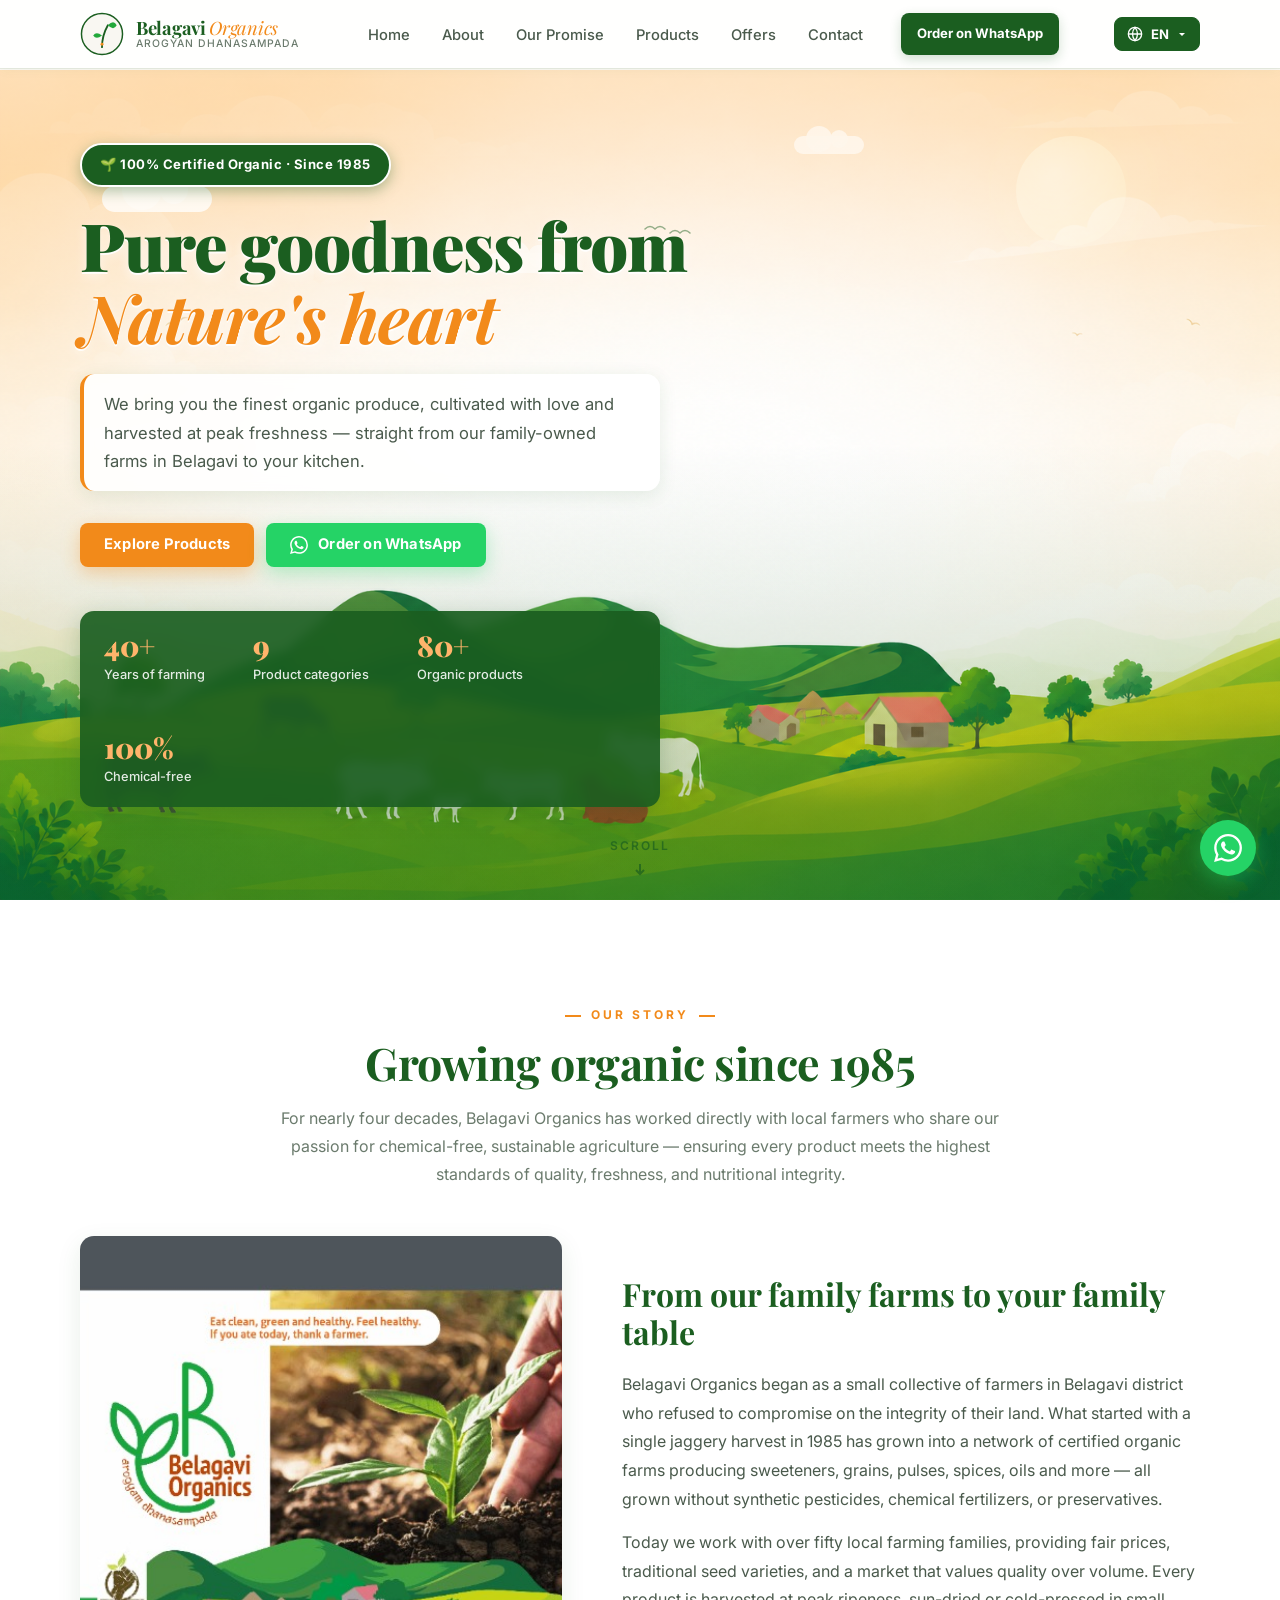
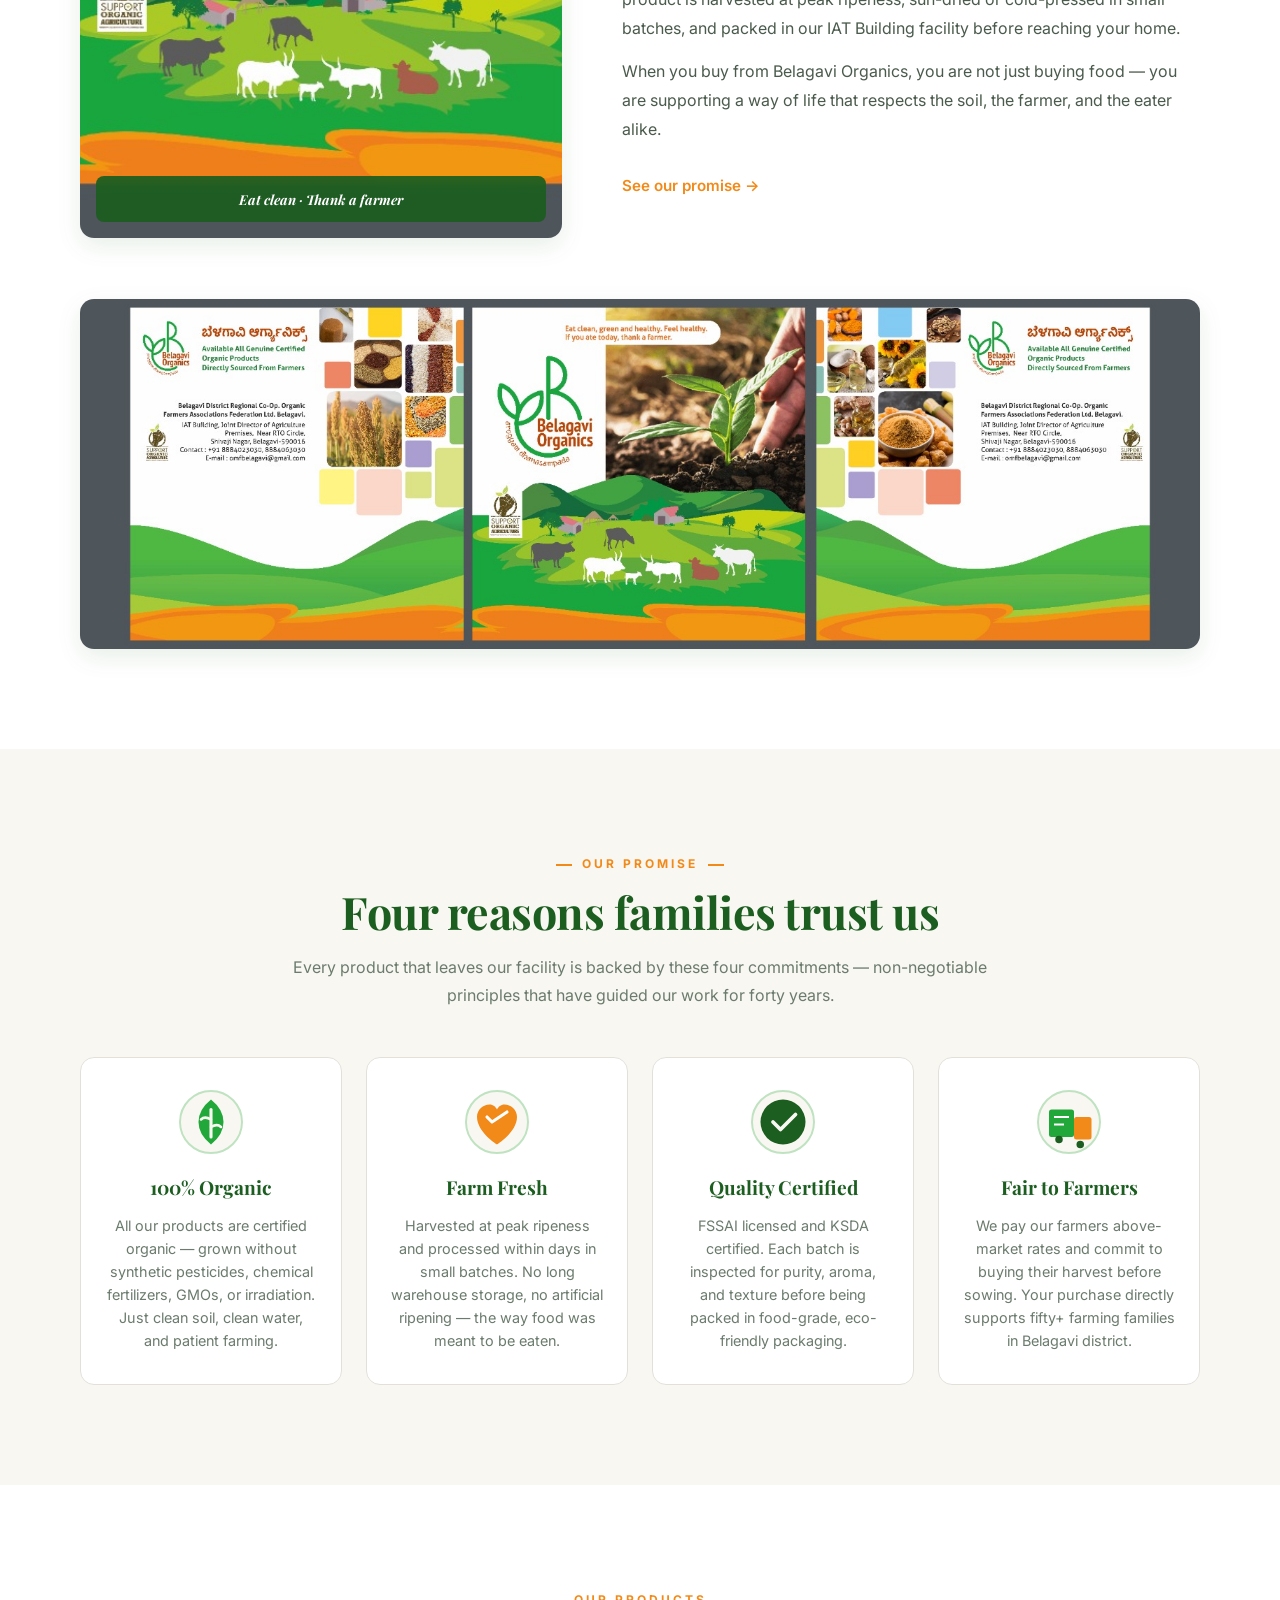
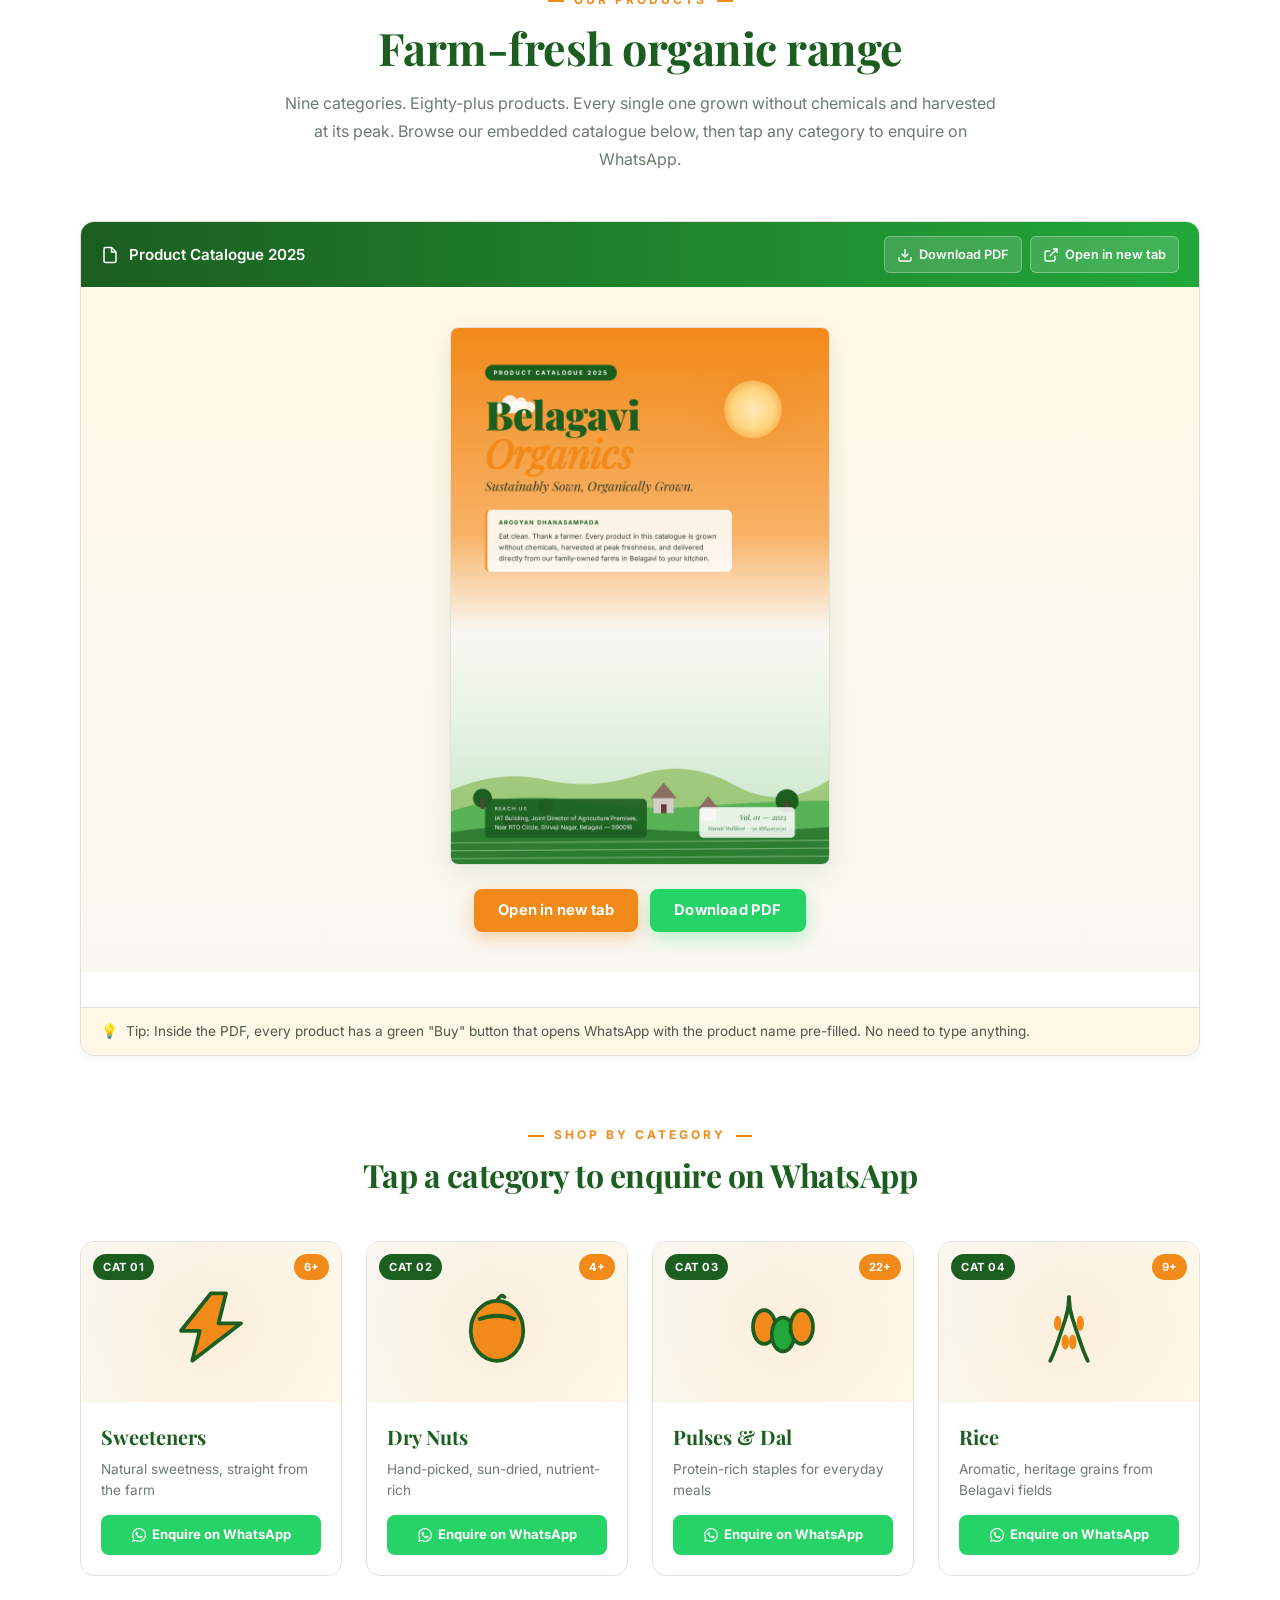
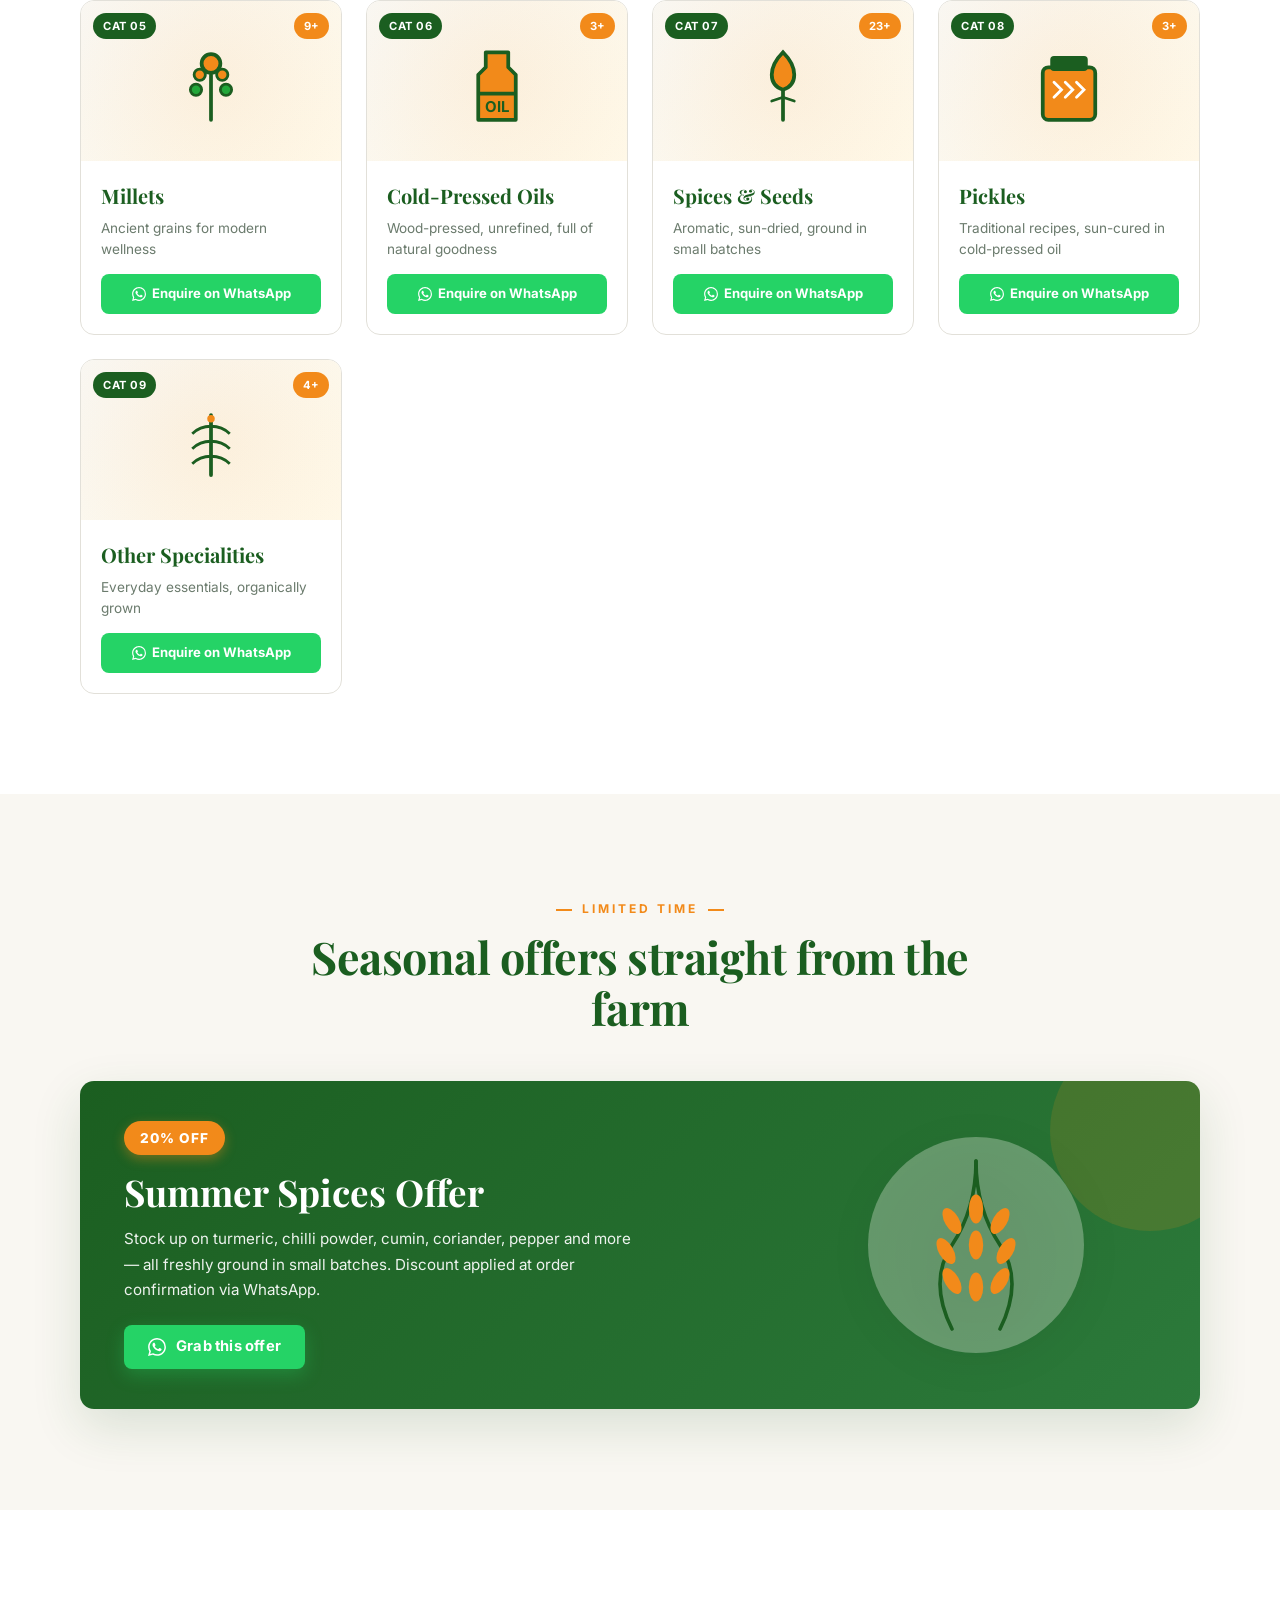
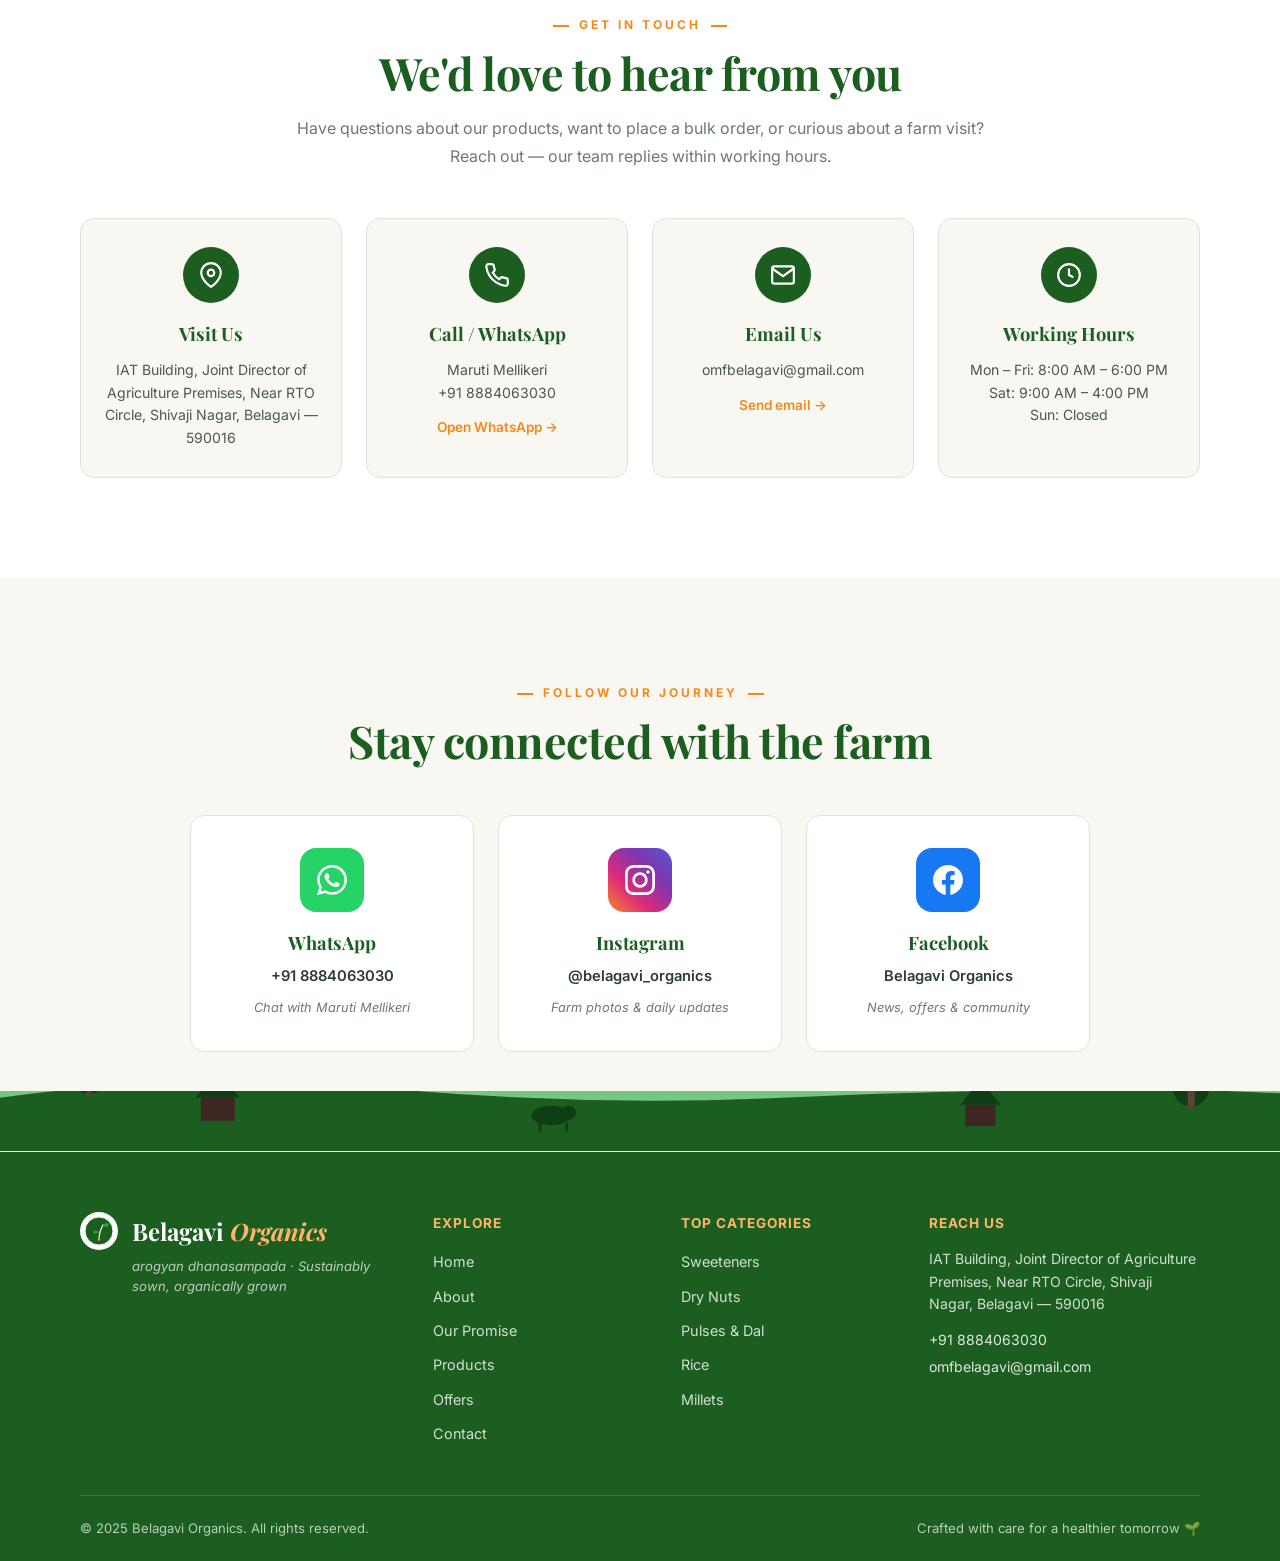
<file: index.html>
<!DOCTYPE html>
<html lang="en" data-lang="en">
<head>
  <meta charset="UTF-8">
  <meta name="viewport" content="width=device-width, initial-scale=1.0">
  <meta name="description" content="Belagavi Organics — Certified organic farm produce from Belagavi, Karnataka. Sustainably sown, organically grown since 1985. Order sweeteners, dry nuts, pulses, rice, millets, oils, spices, pickles and more via WhatsApp.">
  <meta name="theme-color" content="#1B5E20">
  <meta property="og:title" content="Belagavi Organics — Sustainably Sown, Organically Grown">
  <meta property="og:description" content="Certified organic farm produce from Belagavi. Order directly via WhatsApp.">
  <meta property="og:type" content="website">
  <title>Belagavi Organics — Sustainably Sown, Organically Grown</title>
  <link rel="icon" type="image/jpeg" href="assets/images/logo-text.jpg">
  <link rel="preconnect" href="https://fonts.googleapis.com">
  <link rel="preconnect" href="https://fonts.gstatic.com" crossorigin>
  <link href="https://fonts.googleapis.com/css2?family=Playfair+Display:ital,wght@0,400;0,700;0,900;1,400;1,700&family=Inter:wght@300;400;500;600;700;800&family=Noto+Sans+Devanagari:wght@400;500;600;700&family=Noto+Sans+Kannada:wght@400;500;600;700&display=swap" rel="stylesheet">
  <link rel="stylesheet" href="css/style.css">
</head>
<body>

<!-- ============== HEADER ============== -->
<header class="site-header" id="siteHeader">
  <div class="header-inner">
    <a href="#home" class="logo-link" aria-label="Belagavi Organics home">
      <span class="logo-mark" aria-hidden="true">
        <svg viewBox="0 0 60 60" xmlns="http://www.w3.org/2000/svg">
          <circle cx="30" cy="30" r="28" fill="#F9F7F2" stroke="#1B5E20" stroke-width="2"/>
          <path class="stem" d="M30 48 Q30 32 38 18" stroke="#1B5E20" stroke-width="2.5" fill="none" stroke-linecap="round"/>
          <path class="leaf leaf-r" d="M38 18 Q46 10 50 18 Q46 26 38 18" fill="#22A83A"/>
          <path class="leaf leaf-l" d="M30 32 Q22 26 18 32 Q22 38 30 32" fill="#22A83A"/>
          <circle cx="30" cy="44" r="2" fill="#F28A1A"/>
        </svg>
      </span>
      <span class="logo-text">
        <span class="logo-name">Belagavi <em>Organics</em></span>
        <span class="logo-tag" data-i18n="logo.tag">arogyan dhanasampada</span>
      </span>
    </a>

    <nav class="main-nav" id="mainNav" aria-label="Primary navigation">
      <ul>
        <li><a href="#home" data-i18n="nav.home">Home</a></li>
        <li><a href="#about" data-i18n="nav.about">About</a></li>
        <li><a href="#commitment" data-i18n="nav.commitment">Our Promise</a></li>
        <li><a href="#products" data-i18n="nav.products">Products</a></li>
        <li><a href="#offers" data-i18n="nav.offers">Offers</a></li>
        <li><a href="#contact" data-i18n="nav.contact">Contact</a></li>
      </ul>
      <a class="nav-cta" href="https://wa.me/918884063030?text=Namaste%2C%20I%20would%20like%20to%20know%20more%20about%20Belagavi%20Organics%20products." target="_blank" rel="noopener" data-i18n="nav.order">Order on WhatsApp</a>
    </nav>

    <div class="header-actions">
      <div class="lang-switcher">
        <button class="lang-btn" id="langBtn" aria-haspopup="true" aria-expanded="false" aria-label="Select language">
          <svg width="16" height="16" viewBox="0 0 24 24" fill="none" stroke="currentColor" stroke-width="2"><circle cx="12" cy="12" r="10"/><path d="M2 12h20M12 2a15.3 15.3 0 0 1 0 20 15.3 15.3 0 0 1 0-20z"/></svg>
          <span class="lang-current">EN</span>
          <svg width="10" height="10" viewBox="0 0 10 10" fill="currentColor"><path d="M2 4l3 3 3-3z"/></svg>
        </button>
        <ul class="lang-menu" id="langMenu" role="menu">
          <li role="menuitem" data-lang="en"><span class="lang-flag">🇬🇧</span> English</li>
          <li role="menuitem" data-lang="hi"><span class="lang-flag">🇮🇳</span> हिंदी</li>
          <li role="menuitem" data-lang="kn"><span class="lang-flag">🇮🇳</span> ಕನ್ನಡ</li>
          <li role="menuitem" data-lang="mr"><span class="lang-flag">🇮🇳</span> मराठी</li>
        </ul>
      </div>

      <button class="nav-toggle" id="navToggle" aria-label="Toggle navigation menu" aria-expanded="false">
        <span></span><span></span><span></span>
      </button>
    </div>
  </div>
</header>

<!-- ============== HERO ============== -->
<section class="hero" id="home">
  <!-- Village/Nature background: orange sky → cream clouds → green hills + huts + cows -->
  <div class="hero-sky" aria-hidden="true">
    <div class="hero-sun"></div>
    <div class="hero-cloud c1"></div>
    <div class="hero-cloud c2"></div>
    <div class="hero-cloud c3"></div>
    <div class="hero-birds">
      <svg viewBox="0 0 60 20" xmlns="http://www.w3.org/2000/svg"><path d="M5 10 Q10 5 15 10 Q20 5 25 10" stroke="#1B5E20" stroke-width="1.5" fill="none" stroke-linecap="round"/><path d="M30 14 Q35 9 40 14 Q45 9 50 14" stroke="#1B5E20" stroke-width="1.5" fill="none" stroke-linecap="round"/></svg>
    </div>
  </div>

  <div class="hero-landscape" aria-hidden="true">
    <svg viewBox="0 0 1440 500" preserveAspectRatio="xMidYMax slice" xmlns="http://www.w3.org/2000/svg">
      <!-- Distant hills -->
      <path d="M0,260 Q180,200 360,230 T720,210 T1080,230 T1440,220 L1440,500 L0,500 Z" fill="#7CB342" opacity="0.55"/>
      <!-- Mid hills -->
      <path d="M0,330 Q220,280 440,310 T880,320 T1320,310 L1440,318 L1440,500 L0,500 Z" fill="#4CAF50" opacity="0.85"/>
      <!-- Front field -->
      <path d="M0,400 Q280,370 560,395 T1120,400 T1440,395 L1440,500 L0,500 Z" fill="#2E7D32"/>

      <!-- Trees on the left -->
      <g><circle cx="80" cy="280" r="26" fill="#1B5E20"/><rect x="76" y="280" width="8" height="28" fill="#5D4037"/></g>
      <g><circle cx="130" cy="305" r="18" fill="#1B5E20"/><rect x="127" y="305" width="6" height="22" fill="#5D4037"/></g>
      <!-- Trees on the right -->
      <g><circle cx="1320" cy="290" r="30" fill="#1B5E20"/><rect x="1316" y="290" width="9" height="32" fill="#5D4037"/></g>
      <g><circle cx="1250" cy="315" r="20" fill="#1B5E20"/><rect x="1247" y="315" width="6" height="22" fill="#5D4037"/></g>

      <!-- Village huts (left cluster) -->
      <g transform="translate(220, 310)">
        <polygon points="0,0 70,0 35,-44" fill="#A1887F"/>
        <rect x="8" y="0" width="54" height="38" fill="#ECE5DD"/>
        <rect x="28" y="16" width="14" height="22" fill="#5D4037"/>
        <path d="M30,-32 Q32,-40 36,-38" stroke="#1B5E20" stroke-width="2" fill="none"/>
      </g>
      <g transform="translate(320, 330)">
        <polygon points="0,0 54,0 27,-34" fill="#A1887F"/>
        <rect x="6" y="0" width="42" height="30" fill="#ECE5DD"/>
        <rect x="22" y="12" width="10" height="18" fill="#5D4037"/>
      </g>

      <!-- Village hut (right cluster) -->
      <g transform="translate(1080, 325)">
        <polygon points="0,0 64,0 32,-40" fill="#A1887F"/>
        <rect x="8" y="0" width="48" height="36" fill="#ECE5DD"/>
        <rect x="26" y="14" width="12" height="22" fill="#5D4037"/>
      </g>

      <!-- Cow silhouette (center-left) -->
      <g transform="translate(540, 420)" fill="#3E2723">
        <ellipse cx="0" cy="0" rx="32" ry="16"/>
        <circle cx="28" cy="-4" r="11"/>
        <path d="M22,-14 Q19,-22 24,-22 L26,-14 Z" fill="#3E2723"/>
        <path d="M34,-14 Q37,-22 32,-22 L30,-14 Z" fill="#3E2723"/>
        <rect x="-22" y="10" width="4" height="14"/>
        <rect x="-10" y="10" width="4" height="14"/>
        <rect x="16" y="10" width="4" height="14"/>
        <rect x="26" y="10" width="4" height="14"/>
        <ellipse cx="-32" cy="-2" rx="8" ry="5" fill="#3E2723"/>
        <ellipse cx="6" cy="-10" rx="5" ry="3" fill="#FFF8E7"/>
      </g>

      <!-- Cow silhouette (right) -->
      <g transform="translate(950, 440)" fill="#5D4037">
        <ellipse cx="0" cy="0" rx="24" ry="12"/>
        <circle cx="22" cy="-3" r="8"/>
        <rect x="-16" y="8" width="3" height="10"/>
        <rect x="-6" y="8" width="3" height="10"/>
        <rect x="12" y="8" width="3" height="10"/>
        <rect x="20" y="8" width="3" height="10"/>
      </g>

      <!-- Crop rows -->
      <g stroke="#A5D6A7" stroke-width="2" opacity="0.55">
        <line x1="0" y1="440" x2="1440" y2="432"/>
        <line x1="0" y1="460" x2="1440" y2="455"/>
        <line x1="0" y1="480" x2="1440" y2="478"/>
      </g>

      <!-- Distant birds -->
      <g stroke="#1B5E20" stroke-width="1.5" fill="none" opacity="0.7">
        <path d="M620 180 Q628 174 636 180 Q644 174 652 180"/>
        <path d="M780 150 Q786 145 792 150 Q798 145 804 150"/>
      </g>
    </svg>
  </div>

  <div class="hero-content">
    <div class="hero-tag" data-i18n="hero.tag">🌱 100% Certified Organic · Since 1985</div>
    <h1 class="hero-title" data-i18n-html="hero.title">Pure goodness from <em> Nature's heart</em></h1>
    <p class="hero-sub" data-i18n="hero.sub">We bring you the finest organic produce, cultivated with love and harvested at peak freshness — straight from our family-owned farms in Belagavi to your kitchen.</p>
    <div class="hero-buttons">
      <a href="#products" class="btn btn-primary" data-i18n="hero.cta1">Explore Products</a>
      <a href="https://wa.me/918884063030?text=Namaste%2C%20I%20would%20like%20to%20place%20an%20order%20with%20Belagavi%20Organics." target="_blank" rel="noopener" class="btn btn-wa">
        <svg width="18" height="18" viewBox="0 0 24 24" fill="currentColor"><path d="M17.472 14.382c-.297-.149-1.758-.867-2.03-.967-.273-.099-.471-.148-.67.15-.197.297-.767.966-.94 1.164-.173.199-.347.223-.644.075-.297-.15-1.255-.463-2.39-1.475-.883-.788-1.48-1.761-1.653-2.059-.173-.297-.018-.458.13-.606.134-.133.298-.347.446-.52.149-.174.198-.298.298-.497.099-.198.05-.371-.025-.52-.075-.149-.669-1.612-.916-2.207-.242-.579-.487-.5-.669-.51l-.57-.01c-.198 0-.52.074-.792.372-.272.297-1.04 1.016-1.04 2.479 0 1.462 1.065 2.875 1.213 3.074.149.198 2.096 3.2 5.077 4.487.709.306 1.263.489 1.694.625.712.227 1.36.195 1.872.118.571-.085 1.758-.719 2.006-1.413.248-.694.248-1.289.173-1.413-.074-.124-.272-.198-.57-.347m-5.421 7.403h-.004a9.87 9.87 0 01-5.031-1.378l-.361-.214-3.741.982.998-3.648-.235-.374a9.86 9.86 0 01-1.51-5.26c.001-5.45 4.436-9.884 9.888-9.884 2.64 0 5.122 1.03 6.988 2.898a9.825 9.825 0 012.893 6.994c-.003 5.45-4.437 9.884-9.885 9.884m8.413-18.297A11.815 11.815 0 0012.05 0C5.495 0 .16 5.335.157 11.892c0 2.096.547 4.142 1.588 5.945L.057 24l6.305-1.654a11.882 11.882 0 005.683 1.448h.005c6.554 0 11.89-5.335 11.893-11.893a11.821 11.821 0 00-3.48-8.413z"/></svg>
        <span data-i18n="hero.cta2">Order on WhatsApp</span>
      </a>
    </div>

    <div class="hero-trust">
      <div class="trust-item">
        <strong>40+</strong>
        <span data-i18n="hero.trust1">Years of farming</span>
      </div>
      <div class="trust-item">
        <strong>9</strong>
        <span data-i18n="hero.trust2">Product categories</span>
      </div>
      <div class="trust-item">
        <strong>80+</strong>
        <span data-i18n="hero.trust3">Organic products</span>
      </div>
      <div class="trust-item">
        <strong>100%</strong>
        <span data-i18n="hero.trust4">Chemical-free</span>
      </div>
    </div>
  </div>

  <a href="#about" class="hero-scroll" aria-label="Scroll down">
    <span data-i18n="hero.scroll">Scroll</span>
    <svg width="14" height="14" viewBox="0 0 14 14" fill="none" stroke="currentColor" stroke-width="2"><path d="M7 2v10M3 8l4 4 4-4"/></svg>
  </a>
</section>

<!-- ============== ABOUT ============== -->
<section class="about" id="about">
  <div class="container">
    <div class="section-head reveal">
      <span class="section-tag" data-i18n="about.tag">OUR STORY</span>
      <h2 class="section-title" data-i18n="about.title">Growing organic since 1985</h2>
      <p class="section-lead" data-i18n="about.lead">For nearly four decades, Belagavi Organics has worked directly with local farmers who share our passion for chemical-free, sustainable agriculture — ensuring every product meets the highest standards of quality, freshness, and nutritional integrity.</p>
    </div>

    <div class="about-grid">
      <div class="about-img reveal">
        <img src="assets/images/brochure-1.jpg" alt="Belagavi Organics brochure — Sustainably Sown, Organically Grown" loading="lazy">
        <div class="about-img-badge">
          <strong data-i18n="about.badge">Eat clean · Thank a farmer</strong>
        </div>
      </div>
      <div class="about-text reveal">
        <h3 data-i18n="about.h">From our family farms to your family table</h3>
        <p data-i18n="about.p1">Belagavi Organics began as a small collective of farmers in Belagavi district who refused to compromise on the integrity of their land. What started with a single jaggery harvest in 1985 has grown into a network of certified organic farms producing sweeteners, grains, pulses, spices, oils and more — all grown without synthetic pesticides, chemical fertilizers, or preservatives.</p>
        <p data-i18n="about.p2">Today we work with over fifty local farming families, providing fair prices, traditional seed varieties, and a market that values quality over volume. Every product is harvested at peak ripeness, sun-dried or cold-pressed in small batches, and packed in our IAT Building facility before reaching your home.</p>
        <p data-i18n="about.p3">When you buy from Belagavi Organics, you are not just buying food — you are supporting a way of life that respects the soil, the farmer, and the eater alike.</p>
        <a href="#commitment" class="text-link" data-i18n="about.link">See our promise →</a>
      </div>
    </div>

    <div class="about-strip reveal">
      <img src="assets/images/brochure-2.jpg" alt="Belagavi Organics — Available all genuine certified organic products" loading="lazy">
    </div>
  </div>
</section>

<!-- ============== COMMITMENT ============== -->
<section class="commitment" id="commitment">
  <div class="container">
    <div class="section-head reveal">
      <span class="section-tag" data-i18n="commitment.tag">OUR PROMISE</span>
      <h2 class="section-title" data-i18n="commitment.title">Four reasons families trust us</h2>
      <p class="section-lead" data-i18n="commitment.lead">Every product that leaves our facility is backed by these four commitments — non-negotiable principles that have guided our work for forty years.</p>
    </div>

    <div class="commit-grid">
      <div class="commit-card reveal">
        <div class="commit-icon">
          <svg viewBox="0 0 48 48" fill="none"><path d="M24 6 Q14 14 14 24 Q14 34 24 42 Q34 34 34 24 Q34 14 24 6 Z" fill="#22A83A"/><path d="M24 14 L24 36" stroke="#F9F7F2" stroke-width="2.5" stroke-linecap="round"/><path d="M24 22 Q19 19 16 22 M24 28 Q29 25 32 28" stroke="#F9F7F2" stroke-width="2" fill="none" stroke-linecap="round"/></svg>
        </div>
        <h3 data-i18n="commitment.c1.h">100% Organic</h3>
        <p data-i18n="commitment.c1.p">All our products are certified organic — grown without synthetic pesticides, chemical fertilizers, GMOs, or irradiation. Just clean soil, clean water, and patient farming.</p>
      </div>

      <div class="commit-card reveal">
        <div class="commit-icon">
          <svg viewBox="0 0 48 48" fill="none"><path d="M24 42 C24 42 8 32 8 20 C8 14 13 10 18 10 C21 10 23 12 24 14 C25 12 27 10 30 10 C35 10 40 14 40 20 C40 32 24 42 24 42 Z" fill="#F28A1A"/><path d="M16 20 L20 24 L32 16" stroke="#FFF" stroke-width="2.5" fill="none" stroke-linecap="round" stroke-linejoin="round"/></svg>
        </div>
        <h3 data-i18n="commitment.c2.h">Farm Fresh</h3>
        <p data-i18n="commitment.c2.p">Harvested at peak ripeness and processed within days in small batches. No long warehouse storage, no artificial ripening — the way food was meant to be eaten.</p>
      </div>

      <div class="commit-card reveal">
        <div class="commit-icon">
          <svg viewBox="0 0 48 48" fill="none"><circle cx="24" cy="24" r="18" fill="#1B5E20"/><path d="M16 24 L22 30 L34 18" stroke="#F9F7F2" stroke-width="3" fill="none" stroke-linecap="round" stroke-linejoin="round"/></svg>
        </div>
        <h3 data-i18n="commitment.c3.h">Quality Certified</h3>
        <p data-i18n="commitment.c3.p">FSSAI licensed and KSDA certified. Each batch is inspected for purity, aroma, and texture before being packed in food-grade, eco-friendly packaging.</p>
      </div>

      <div class="commit-card reveal">
        <div class="commit-icon">
          <svg viewBox="0 0 48 48" fill="none"><rect x="8" y="14" width="20" height="22" rx="2" fill="#22A83A"/><rect x="28" y="20" width="14" height="18" rx="2" fill="#F28A1A"/><circle cx="16" cy="38" r="3" fill="#1B5E20"/><circle cx="33" cy="42" r="3" fill="#1B5E20"/><path d="M12 20 L24 20 M12 26 L20 26" stroke="#FFF" stroke-width="1.5"/></svg>
        </div>
        <h3 data-i18n="commitment.c4.h">Fair to Farmers</h3>
        <p data-i18n="commitment.c4.p">We pay our farmers above-market rates and commit to buying their harvest before sowing. Your purchase directly supports fifty+ farming families in Belagavi district.</p>
      </div>
    </div>
  </div>
</section>

<!-- ============== PRODUCTS ============== -->
<section class="products" id="products">
  <div class="container">
    <div class="section-head reveal">
      <span class="section-tag" data-i18n="products.tag">OUR PRODUCTS</span>
      <h2 class="section-title" data-i18n="products.title">Farm-fresh organic range</h2>
      <p class="section-lead" data-i18n="products.lead">Nine categories. Eighty-plus products. Every single one grown without chemicals and harvested at its peak. Browse our embedded catalogue below, then tap any category to enquire on WhatsApp.</p>
    </div>

    <!-- Embedded PDF Catalogue -->
    <div class="catalog-embed reveal">
      <div class="catalog-toolbar">
        <div class="catalog-toolbar-left">
          <svg width="18" height="18" viewBox="0 0 24 24" fill="none" stroke="currentColor" stroke-width="2"><path d="M14 2H6a2 2 0 0 0-2 2v16a2 2 0 0 0 2 2h12a2 2 0 0 0 2-2V8z"/><polyline points="14 2 14 8 20 8"/></svg>
          <span data-i18n="products.catalog">Product Catalogue 2025</span>
        </div>
        <div class="catalog-toolbar-right">
          <a href="assets/catalog/belagavi-organics-catalog.pdf" download class="catalog-dl">
            <svg width="16" height="16" viewBox="0 0 24 24" fill="none" stroke="currentColor" stroke-width="2"><path d="M21 15v4a2 2 0 0 1-2 2H5a2 2 0 0 1-2-2v-4"/><polyline points="7 10 12 15 17 10"/><line x1="12" y1="15" x2="12" y2="3"/></svg>
            <span data-i18n="products.download">Download PDF</span>
          </a>
          <a href="assets/catalog/belagavi-organics-catalog.pdf" target="_blank" rel="noopener" class="catalog-open">
            <svg width="16" height="16" viewBox="0 0 24 24" fill="none" stroke="currentColor" stroke-width="2"><path d="M18 13v6a2 2 0 0 1-2 2H5a2 2 0 0 1-2-2V8a2 2 0 0 1 2-2h6"/><polyline points="15 3 21 3 21 9"/><line x1="10" y1="14" x2="21" y2="3"/></svg>
            <span data-i18n="products.open">Open in new tab</span>
          </a>
        </div>
      </div>
      <div class="catalog-frame-wrap">
        <object data="assets/catalog/belagavi-organics-catalog.pdf#toolbar=1&view=FitH#zoom=100" type="application/pdf" class="catalog-iframe" title="Belagavi Organics Product Catalogue 2025" aria-label="Belagavi Organics Product Catalogue 2025">
          <div class="catalog-fallback">
            <img src="assets/catalog/catalog-preview.png" alt="Belagavi Organics Product Catalogue 2025 — cover preview" loading="lazy">
            <div class="catalog-fallback-actions">
              <a href="assets/catalog/belagavi-organics-catalog.pdf" target="_blank" rel="noopener" class="btn btn-primary">
                <span data-i18n="products.open">Open in new tab</span>
              </a>
              <a href="assets/catalog/belagavi-organics-catalog.pdf" download class="btn btn-wa">
                <span data-i18n="products.download">Download PDF</span>
              </a>
            </div>
          </div>
        </object>
      </div>
      <p class="catalog-note" data-i18n="products.note">Tip: Inside the PDF, every product has a green "Buy" button that opens WhatsApp with the product name pre-filled. No need to type anything.</p>
    </div>

    <!-- Category Cards -->
    <div class="section-head reveal" style="margin-top: 64px;">
      <span class="section-tag" data-i18n="products.catTag">SHOP BY CATEGORY</span>
      <h3 class="section-title small" data-i18n="products.catTitle">Tap a category to enquire on WhatsApp</h3>
    </div>

    <div class="cat-grid" id="catGrid">
      <!-- Populated by js/products.js -->
    </div>
  </div>
</section>

<!-- ============== OFFERS ============== -->
<section class="offers" id="offers">
  <div class="container">
    <div class="section-head reveal">
      <span class="section-tag" data-i18n="offers.tag">LIMITED TIME</span>
      <h2 class="section-title" data-i18n="offers.title">Seasonal offers straight from the farm</h2>
    </div>

    <div class="offer-card reveal">
      <div class="offer-left">
        <span class="offer-discount" data-i18n="offers.d1">20% OFF</span>
        <h3 data-i18n="offers.h1">Summer Spices Offer</h3>
        <p data-i18n="offers.p1">Stock up on turmeric, chilli powder, cumin, coriander, pepper and more — all freshly ground in small batches. Discount applied at order confirmation via WhatsApp.</p>
        <a href="https://wa.me/918884063030?text=Namaste%2C%20I%20saw%20the%20Summer%20Spices%20Offer%20(20%25%20OFF)%20on%20your%20website.%20Please%20share%20the%20spices%20price%20list%20and%20availability." target="_blank" rel="noopener" class="btn btn-wa">
          <svg width="18" height="18" viewBox="0 0 24 24" fill="currentColor"><path d="M17.472 14.382c-.297-.149-1.758-.867-2.03-.967-.273-.099-.471-.148-.67.15-.197.297-.767.966-.94 1.164-.173.199-.347.223-.644.075-.297-.15-1.255-.463-2.39-1.475-.883-.788-1.48-1.761-1.653-2.059-.173-.297-.018-.458.13-.606.134-.133.298-.347.446-.52.149-.174.198-.298.298-.497.099-.198.05-.371-.025-.52-.075-.149-.669-1.612-.916-2.207-.242-.579-.487-.5-.669-.51l-.57-.01c-.198 0-.52.074-.792.372-.272.297-1.04 1.016-1.04 2.479 0 1.462 1.065 2.875 1.213 3.074.149.198 2.096 3.2 5.077 4.487.709.306 1.263.489 1.694.625.712.227 1.36.195 1.872.118.571-.085 1.758-.719 2.006-1.413.248-.694.248-1.289.173-1.413-.074-.124-.272-.198-.57-.347m-5.421 7.403h-.004a9.87 9.87 0 01-5.031-1.378l-.361-.214-3.741.982.998-3.648-.235-.374a9.86 9.86 0 01-1.51-5.26c.001-5.45 4.436-9.884 9.888-9.884 2.64 0 5.122 1.03 6.988 2.898a9.825 9.825 0 012.893 6.994c-.003 5.45-4.437 9.884-9.885 9.884m8.413-18.297A11.815 11.815 0 0012.05 0C5.495 0 .16 5.335.157 11.892c0 2.096.547 4.142 1.588 5.945L.057 24l6.305-1.654a11.882 11.882 0 005.683 1.448h.005c6.554 0 11.89-5.335 11.893-11.893a11.821 11.821 0 00-3.48-8.413z"/></svg>
          <span data-i18n="offers.cta1">Grab this offer</span>
        </a>
      </div>
      <div class="offer-right">
        <svg viewBox="0 0 200 200" xmlns="http://www.w3.org/2000/svg" aria-hidden="true">
          <circle cx="100" cy="100" r="90" fill="#F9F7F2" opacity="0.3"/>
          <path d="M100 30 Q100 70 80 100 Q60 130 80 170" stroke="#1B5E20" stroke-width="3" fill="none" stroke-linecap="round"/>
          <path d="M100 30 Q100 70 120 100 Q140 130 120 170" stroke="#1B5E20" stroke-width="3" fill="none" stroke-linecap="round"/>
          <ellipse cx="80" cy="80" rx="6" ry="12" fill="#F28A1A" transform="rotate(-30 80 80)"/>
          <ellipse cx="100" cy="70" rx="6" ry="12" fill="#F28A1A"/>
          <ellipse cx="120" cy="80" rx="6" ry="12" fill="#F28A1A" transform="rotate(30 120 80)"/>
          <ellipse cx="75" cy="105" rx="6" ry="12" fill="#F28A1A" transform="rotate(-30 75 105)"/>
          <ellipse cx="100" cy="100" rx="6" ry="12" fill="#F28A1A"/>
          <ellipse cx="125" cy="105" rx="6" ry="12" fill="#F28A1A" transform="rotate(30 125 105)"/>
          <ellipse cx="80" cy="130" rx="6" ry="12" fill="#F28A1A" transform="rotate(-30 80 130)"/>
          <ellipse cx="100" cy="135" rx="6" ry="12" fill="#F28A1A"/>
          <ellipse cx="120" cy="130" rx="6" ry="12" fill="#F28A1A" transform="rotate(30 120 130)"/>
        </svg>
      </div>
    </div>
  </div>
</section>

<!-- ============== CONTACT ============== -->
<section class="contact" id="contact">
  <div class="container">
    <div class="section-head reveal">
      <span class="section-tag" data-i18n="contact.tag">GET IN TOUCH</span>
      <h2 class="section-title" data-i18n="contact.title">We'd love to hear from you</h2>
      <p class="section-lead" data-i18n="contact.lead">Have questions about our products, want to place a bulk order, or curious about a farm visit? Reach out — our team replies within working hours.</p>
    </div>

    <div class="contact-grid">
      <div class="contact-card reveal">
        <div class="contact-ico">
          <svg viewBox="0 0 24 24" fill="none" stroke="currentColor" stroke-width="2"><path d="M21 10c0 7-9 13-9 13s-9-6-9-13a9 9 0 0 1 18 0z"/><circle cx="12" cy="10" r="3"/></svg>
        </div>
        <h3 data-i18n="contact.c1.h">Visit Us</h3>
        <p>IAT Building, Joint Director of Agriculture Premises, Near RTO Circle, Shivaji Nagar, Belagavi — 590016</p>
      </div>

      <div class="contact-card reveal">
        <div class="contact-ico">
          <svg viewBox="0 0 24 24" fill="none" stroke="currentColor" stroke-width="2"><path d="M22 16.92v3a2 2 0 0 1-2.18 2 19.79 19.79 0 0 1-8.63-3.07 19.5 19.5 0 0 1-6-6 19.79 19.79 0 0 1-3.07-8.67A2 2 0 0 1 4.11 2h3a2 2 0 0 1 2 1.72 12.84 12.84 0 0 0 .7 2.81 2 2 0 0 1-.45 2.11L8.09 9.91a16 16 0 0 0 6 6l1.27-1.27a2 2 0 0 1 2.11-.45 12.84 12.84 0 0 0 2.81.7A2 2 0 0 1 22 16.92z"/></svg>
        </div>
        <h3 data-i18n="contact.c2.h">Call / WhatsApp</h3>
        <p>Maruti Mellikeri<br>+91 8884063030</p>
        <a href="https://wa.me/918884063030" target="_blank" rel="noopener" class="contact-link" data-i18n="contact.c2.action">Open WhatsApp →</a>
      </div>

      <div class="contact-card reveal">
        <div class="contact-ico">
          <svg viewBox="0 0 24 24" fill="none" stroke="currentColor" stroke-width="2"><path d="M4 4h16c1.1 0 2 .9 2 2v12c0 1.1-.9 2-2 2H4c-1.1 0-2-.9-2-2V6c0-1.1.9-2 2-2z"/><polyline points="22,6 12,13 2,6"/></svg>
        </div>
        <h3 data-i18n="contact.c3.h">Email Us</h3>
        <p>omfbelagavi@gmail.com</p>
        <a href="mailto:omfbelagavi@gmail.com" class="contact-link" data-i18n="contact.c3.action">Send email →</a>
      </div>

      <div class="contact-card reveal">
        <div class="contact-ico">
          <svg viewBox="0 0 24 24" fill="none" stroke="currentColor" stroke-width="2"><circle cx="12" cy="12" r="10"/><polyline points="12 6 12 12 16 14"/></svg>
        </div>
        <h3 data-i18n="contact.c4.h">Working Hours</h3>
        <p>Mon – Fri: 8:00 AM – 6:00 PM<br>Sat: 9:00 AM – 4:00 PM<br>Sun: Closed</p>
      </div>
    </div>
  </div>
</section>

<!-- ============== SOCIAL ============== -->
<section class="social" id="social">
  <div class="container">
    <div class="section-head reveal">
      <span class="section-tag" data-i18n="social.tag">FOLLOW OUR JOURNEY</span>
      <h2 class="section-title" data-i18n="social.title">Stay connected with the farm</h2>
    </div>

    <div class="social-grid">
      <a href="https://wa.me/918884063030" target="_blank" rel="noopener" class="social-card reveal">
        <div class="social-ico social-wa">
          <svg viewBox="0 0 24 24" fill="currentColor"><path d="M17.472 14.382c-.297-.149-1.758-.867-2.03-.967-.273-.099-.471-.148-.67.15-.197.297-.767.966-.94 1.164-.173.199-.347.223-.644.075-.297-.15-1.255-.463-2.39-1.475-.883-.788-1.48-1.761-1.653-2.059-.173-.297-.018-.458.13-.606.134-.133.298-.347.446-.52.149-.174.198-.298.298-.497.099-.198.05-.371-.025-.52-.075-.149-.669-1.612-.916-2.207-.242-.579-.487-.5-.669-.51l-.57-.01c-.198 0-.52.074-.792.372-.272.297-1.04 1.016-1.04 2.479 0 1.462 1.065 2.875 1.213 3.074.149.198 2.096 3.2 5.077 4.487.709.306 1.263.489 1.694.625.712.227 1.36.195 1.872.118.571-.085 1.758-.719 2.006-1.413.248-.694.248-1.289.173-1.413-.074-.124-.272-.198-.57-.347m-5.421 7.403h-.004a9.87 9.87 0 01-5.031-1.378l-.361-.214-3.741.982.998-3.648-.235-.374a9.86 9.86 0 01-1.51-5.26c.001-5.45 4.436-9.884 9.888-9.884 2.64 0 5.122 1.03 6.988 2.898a9.825 9.825 0 012.893 6.994c-.003 5.45-4.437 9.884-9.885 9.884m8.413-18.297A11.815 11.815 0 0012.05 0C5.495 0 .16 5.335.157 11.892c0 2.096.547 4.142 1.588 5.945L.057 24l6.305-1.654a11.882 11.882 0 005.683 1.448h.005c6.554 0 11.89-5.335 11.893-11.893a11.821 11.821 0 00-3.48-8.413z"/></svg>
        </div>
        <h3>WhatsApp</h3>
        <p>+91 8884063030</p>
        <span class="social-handle" data-i18n="social.wa">Chat with Maruti Mellikeri</span>
      </a>

      <a href="https://instagram.com/belagavi_organics" target="_blank" rel="noopener" class="social-card reveal">
        <div class="social-ico social-ig">
          <svg viewBox="0 0 24 24" fill="currentColor"><path d="M12 2.163c3.204 0 3.584.012 4.85.07 3.252.148 4.771 1.691 4.919 4.919.058 1.265.069 1.645.069 4.849 0 3.205-.012 3.584-.069 4.849-.149 3.225-1.664 4.771-4.919 4.919-1.266.058-1.644.07-4.85.07-3.204 0-3.584-.012-4.849-.07-3.26-.149-4.771-1.699-4.919-4.92-.058-1.265-.07-1.644-.07-4.849 0-3.204.013-3.583.07-4.849.149-3.227 1.664-4.771 4.919-4.919 1.266-.057 1.645-.069 4.849-.069zM12 0C8.741 0 8.333.014 7.053.072 2.695.272.273 2.69.073 7.052.014 8.333 0 8.741 0 12c0 3.259.014 3.668.072 4.948.2 4.358 2.618 6.78 6.98 6.98C8.333 23.986 8.741 24 12 24c3.259 0 3.668-.014 4.948-.072 4.354-.2 6.782-2.618 6.979-6.98.059-1.28.073-1.689.073-4.948 0-3.259-.014-3.667-.072-4.947-.196-4.354-2.617-6.78-6.979-6.98C15.668.014 15.259 0 12 0zm0 5.838a6.162 6.162 0 100 12.324 6.162 6.162 0 000-12.324zM12 16a4 4 0 110-8 4 4 0 010 8zm6.406-11.845a1.44 1.44 0 100 2.881 1.44 1.44 0 000-2.881z"/></svg>
        </div>
        <h3>Instagram</h3>
        <p>@belagavi_organics</p>
        <span class="social-handle" data-i18n="social.ig">Farm photos & daily updates</span>
      </a>

      <a href="https://facebook.com/belagaviorganics" target="_blank" rel="noopener" class="social-card reveal">
        <div class="social-ico social-fb">
          <svg viewBox="0 0 24 24" fill="currentColor"><path d="M24 12.073c0-6.627-5.373-12-12-12s-12 5.373-12 12c0 5.99 4.388 10.954 10.125 11.854v-8.385H7.078v-3.47h3.047V9.43c0-3.007 1.792-4.669 4.533-4.669 1.312 0 2.686.235 2.686.235v2.953H15.83c-1.491 0-1.956.925-1.956 1.874v2.25h3.328l-.532 3.47h-2.796v8.385C19.612 23.027 24 18.062 24 12.073z"/></svg>
        </div>
        <h3>Facebook</h3>
        <p>Belagavi Organics</p>
        <span class="social-handle" data-i18n="social.fb">News, offers & community</span>
      </a>
    </div>
  </div>
</section>

<!-- ============== FOOTER ============== -->
<footer class="site-footer">
  <div class="footer-landscape" aria-hidden="true">
    <svg viewBox="0 0 1440 240" preserveAspectRatio="xMidYMax slice" xmlns="http://www.w3.org/2000/svg">
      <path d="M0,140 Q180,100 360,120 T720,110 T1080,125 T1440,115 L1440,240 L0,240 Z" fill="#22A83A" opacity="0.6"/>
      <path d="M0,180 Q220,150 440,170 T880,180 T1320,170 L1440,175 L1440,240 L0,240 Z" fill="#1B5E20"/>
      <g><circle cx="100" cy="160" r="16" fill="#0F3D14"/><rect x="97" y="160" width="6" height="18" fill="#5D4037"/></g>
      <g><circle cx="1340" cy="170" r="20" fill="#0F3D14"/><rect x="1336" y="170" width="8" height="22" fill="#5D4037"/></g>
      <g transform="translate(220, 180)"><polygon points="0,0 50,0 25,-30" fill="#0F3D14"/><rect x="6" y="0" width="38" height="26" fill="#3E2723"/></g>
      <g transform="translate(1080, 188)"><polygon points="0,0 46,0 23,-28" fill="#0F3D14"/><rect x="6" y="0" width="34" height="24" fill="#3E2723"/></g>
      <g transform="translate(620, 200)" fill="#0F3D14"><ellipse cx="0" cy="0" rx="22" ry="11"/><circle cx="20" cy="-3" r="8"/><rect x="-14" y="8" width="3" height="10"/><rect x="16" y="8" width="3" height="10"/></g>
    </svg>
  </div>

  <div class="container footer-inner">
    <div class="footer-top">
      <div class="footer-brand">
        <span class="logo-mark small" aria-hidden="true">
          <svg viewBox="0 0 60 60" xmlns="http://www.w3.org/2000/svg">
            <circle cx="30" cy="30" r="28" fill="#1B5E20" stroke="#F9F7F2" stroke-width="2"/>
            <path d="M30 48 Q30 32 38 18" stroke="#F9F7F2" stroke-width="2.5" fill="none" stroke-linecap="round"/>
            <path d="M38 18 Q46 10 50 18 Q46 26 38 18" fill="#22A83A"/>
            <path d="M30 32 Q22 26 18 32 Q22 38 30 32" fill="#22A83A"/>
            <circle cx="30" cy="44" r="2" fill="#F28A1A"/>
          </svg>
        </span>
        <div>
          <h3 class="footer-name">Belagavi <em>Organics</em></h3>
          <p class="footer-tag" data-i18n="footer.tag">arogyan dhanasampada · Sustainably sown, organically grown</p>
        </div>
      </div>

      <div class="footer-col">
        <h4 data-i18n="footer.explore">Explore</h4>
        <ul>
          <li><a href="#home" data-i18n="nav.home">Home</a></li>
          <li><a href="#about" data-i18n="nav.about">About</a></li>
          <li><a href="#commitment" data-i18n="nav.commitment">Our Promise</a></li>
          <li><a href="#products" data-i18n="nav.products">Products</a></li>
          <li><a href="#offers" data-i18n="nav.offers">Offers</a></li>
          <li><a href="#contact" data-i18n="nav.contact">Contact</a></li>
        </ul>
      </div>

      <div class="footer-col">
        <h4 data-i18n="footer.categories">Top Categories</h4>
        <ul id="footerCats">
          <!-- Populated by js/products.js -->
        </ul>
      </div>

      <div class="footer-col">
        <h4 data-i18n="footer.reach">Reach Us</h4>
        <p class="footer-addr">IAT Building, Joint Director of Agriculture Premises, Near RTO Circle, Shivaji Nagar, Belagavi — 590016</p>
        <p class="footer-phone"><a href="tel:+918884063030">+91 8884063030</a></p>
        <p class="footer-mail"><a href="mailto:omfbelagavi@gmail.com">omfbelagavi@gmail.com</a></p>
      </div>
    </div>

    <div class="footer-bottom">
      <p>© 2025 Belagavi Organics. <span data-i18n="footer.rights">All rights reserved.</span></p>
      <p data-i18n="footer.crafted">Crafted with care for a healthier tomorrow 🌱</p>
    </div>
  </div>
</footer>

<!-- Floating WhatsApp button -->
<a href="https://wa.me/918884063030?text=Namaste%2C%20I%20would%20like%20to%20enquire%20about%20Belagavi%20Organics%20products." target="_blank" rel="noopener" class="wa-float" aria-label="Chat on WhatsApp">
  <svg width="28" height="28" viewBox="0 0 24 24" fill="currentColor"><path d="M17.472 14.382c-.297-.149-1.758-.867-2.03-.967-.273-.099-.471-.148-.67.15-.197.297-.767.966-.94 1.164-.173.199-.347.223-.644.075-.297-.15-1.255-.463-2.39-1.475-.883-.788-1.48-1.761-1.653-2.059-.173-.297-.018-.458.13-.606.134-.133.298-.347.446-.52.149-.174.198-.298.298-.497.099-.198.05-.371-.025-.52-.075-.149-.669-1.612-.916-2.207-.242-.579-.487-.5-.669-.51l-.57-.01c-.198 0-.52.074-.792.372-.272.297-1.04 1.016-1.04 2.479 0 1.462 1.065 2.875 1.213 3.074.149.198 2.096 3.2 5.077 4.487.709.306 1.263.489 1.694.625.712.227 1.36.195 1.872.118.571-.085 1.758-.719 2.006-1.413.248-.694.248-1.289.173-1.413-.074-.124-.272-.198-.57-.347m-5.421 7.403h-.004a9.87 9.87 0 01-5.031-1.378l-.361-.214-3.741.982.998-3.648-.235-.374a9.86 9.86 0 01-1.51-5.26c.001-5.45 4.436-9.884 9.888-9.884 2.64 0 5.122 1.03 6.988 2.898a9.825 9.825 0 012.893 6.994c-.003 5.45-4.437 9.884-9.885 9.884m8.413-18.297A11.815 11.815 0 0012.05 0C5.495 0 .16 5.335.157 11.892c0 2.096.547 4.142 1.588 5.945L.057 24l6.305-1.654a11.882 11.882 0 005.683 1.448h.005c6.554 0 11.89-5.335 11.893-11.893a11.821 11.821 0 00-3.48-8.413z"/></svg>
</a>

<!-- Back to top button -->
<button class="to-top" id="toTop" aria-label="Back to top">
  <svg width="18" height="18" viewBox="0 0 14 14" fill="none" stroke="currentColor" stroke-width="2"><path d="M7 12V2M3 6l4-4 4 4"/></svg>
</button>

<script src="js/i18n.js"></script>
<script src="js/products.js"></script>
<script src="js/main.js"></script>
</body>
</html>
</file>
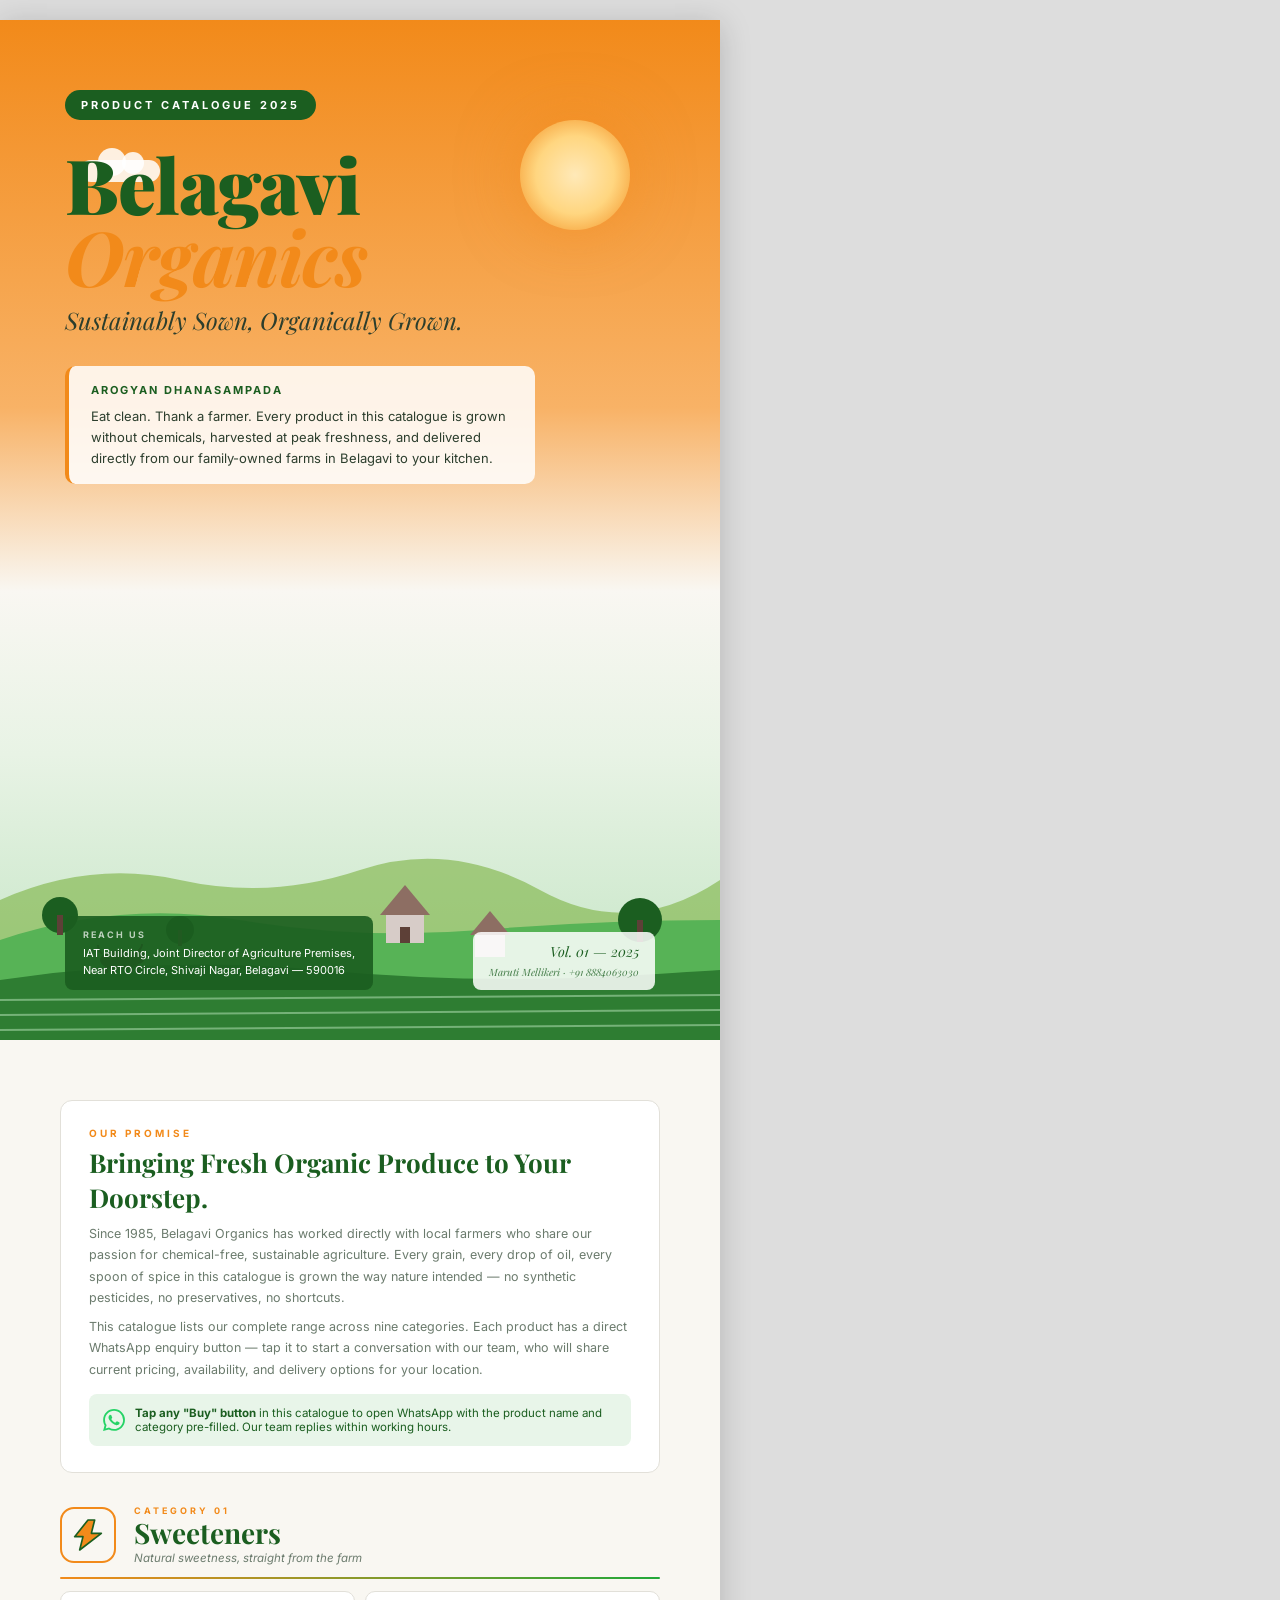
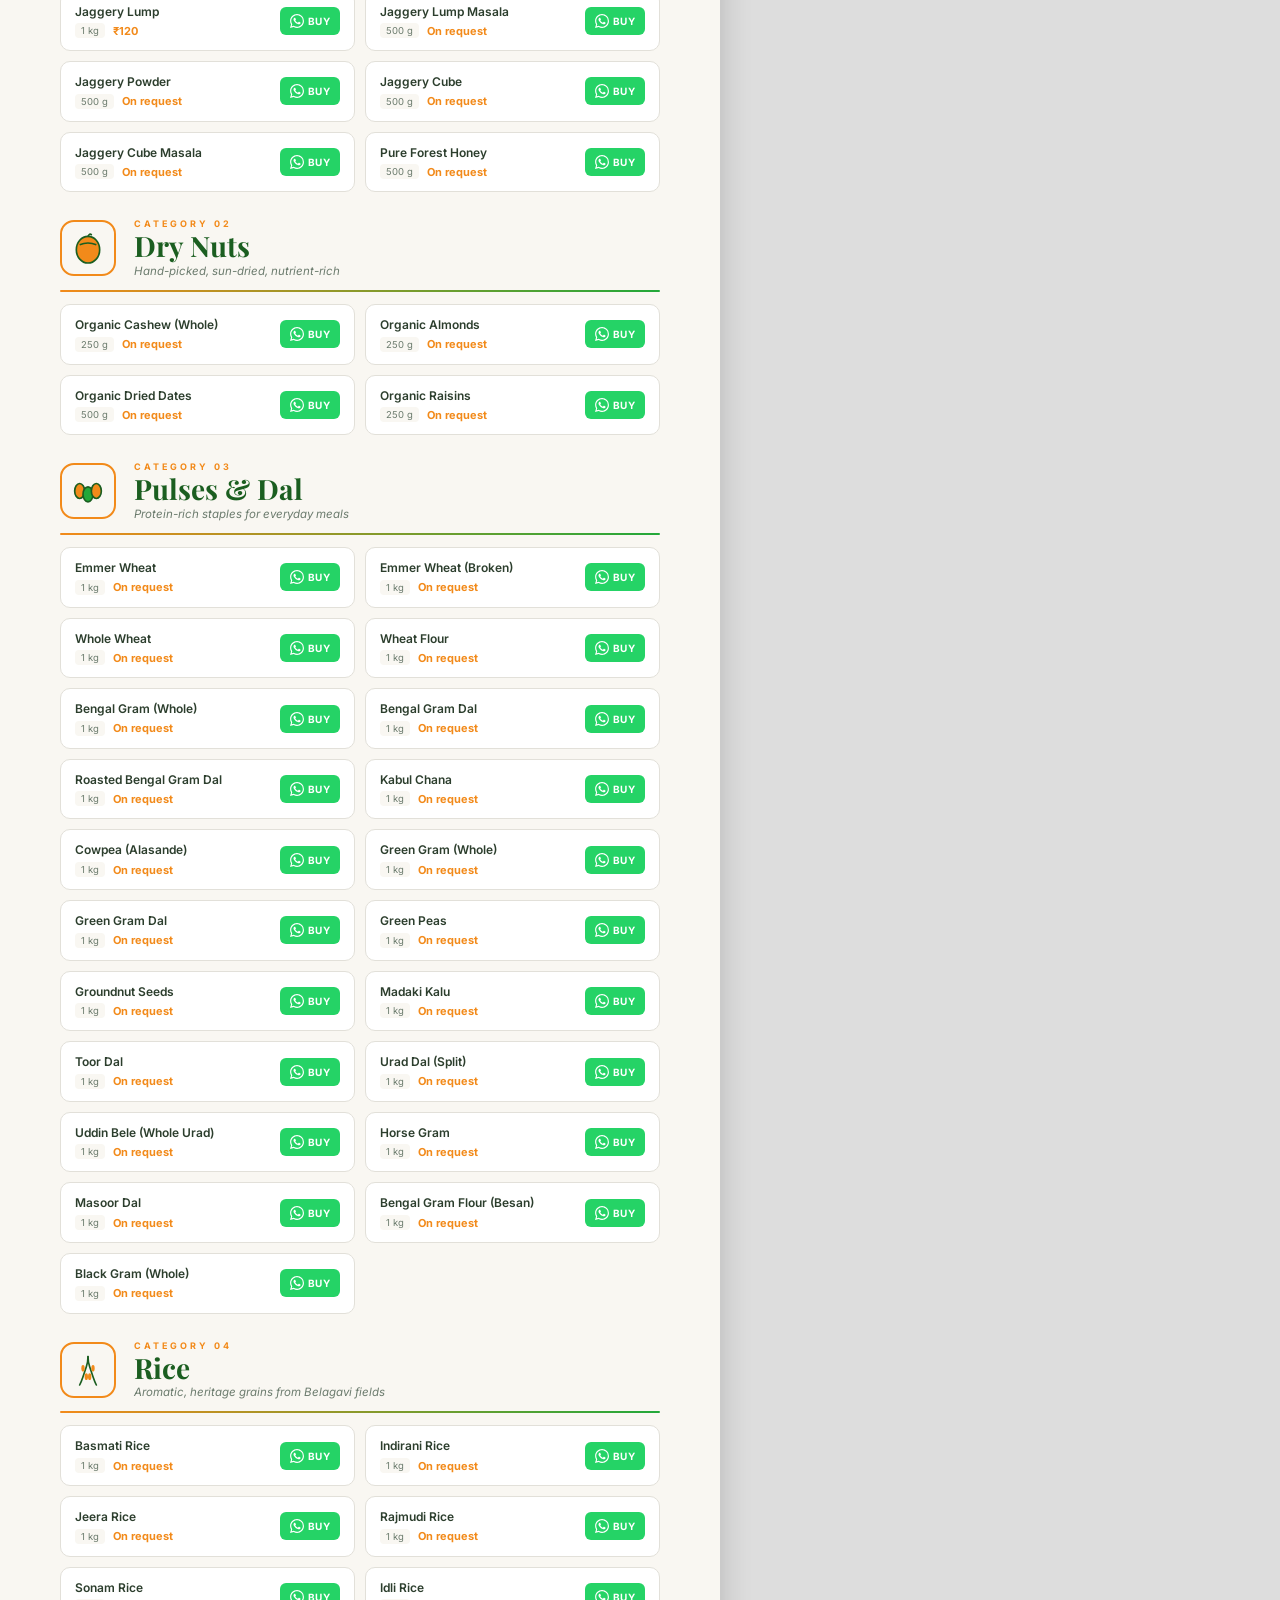
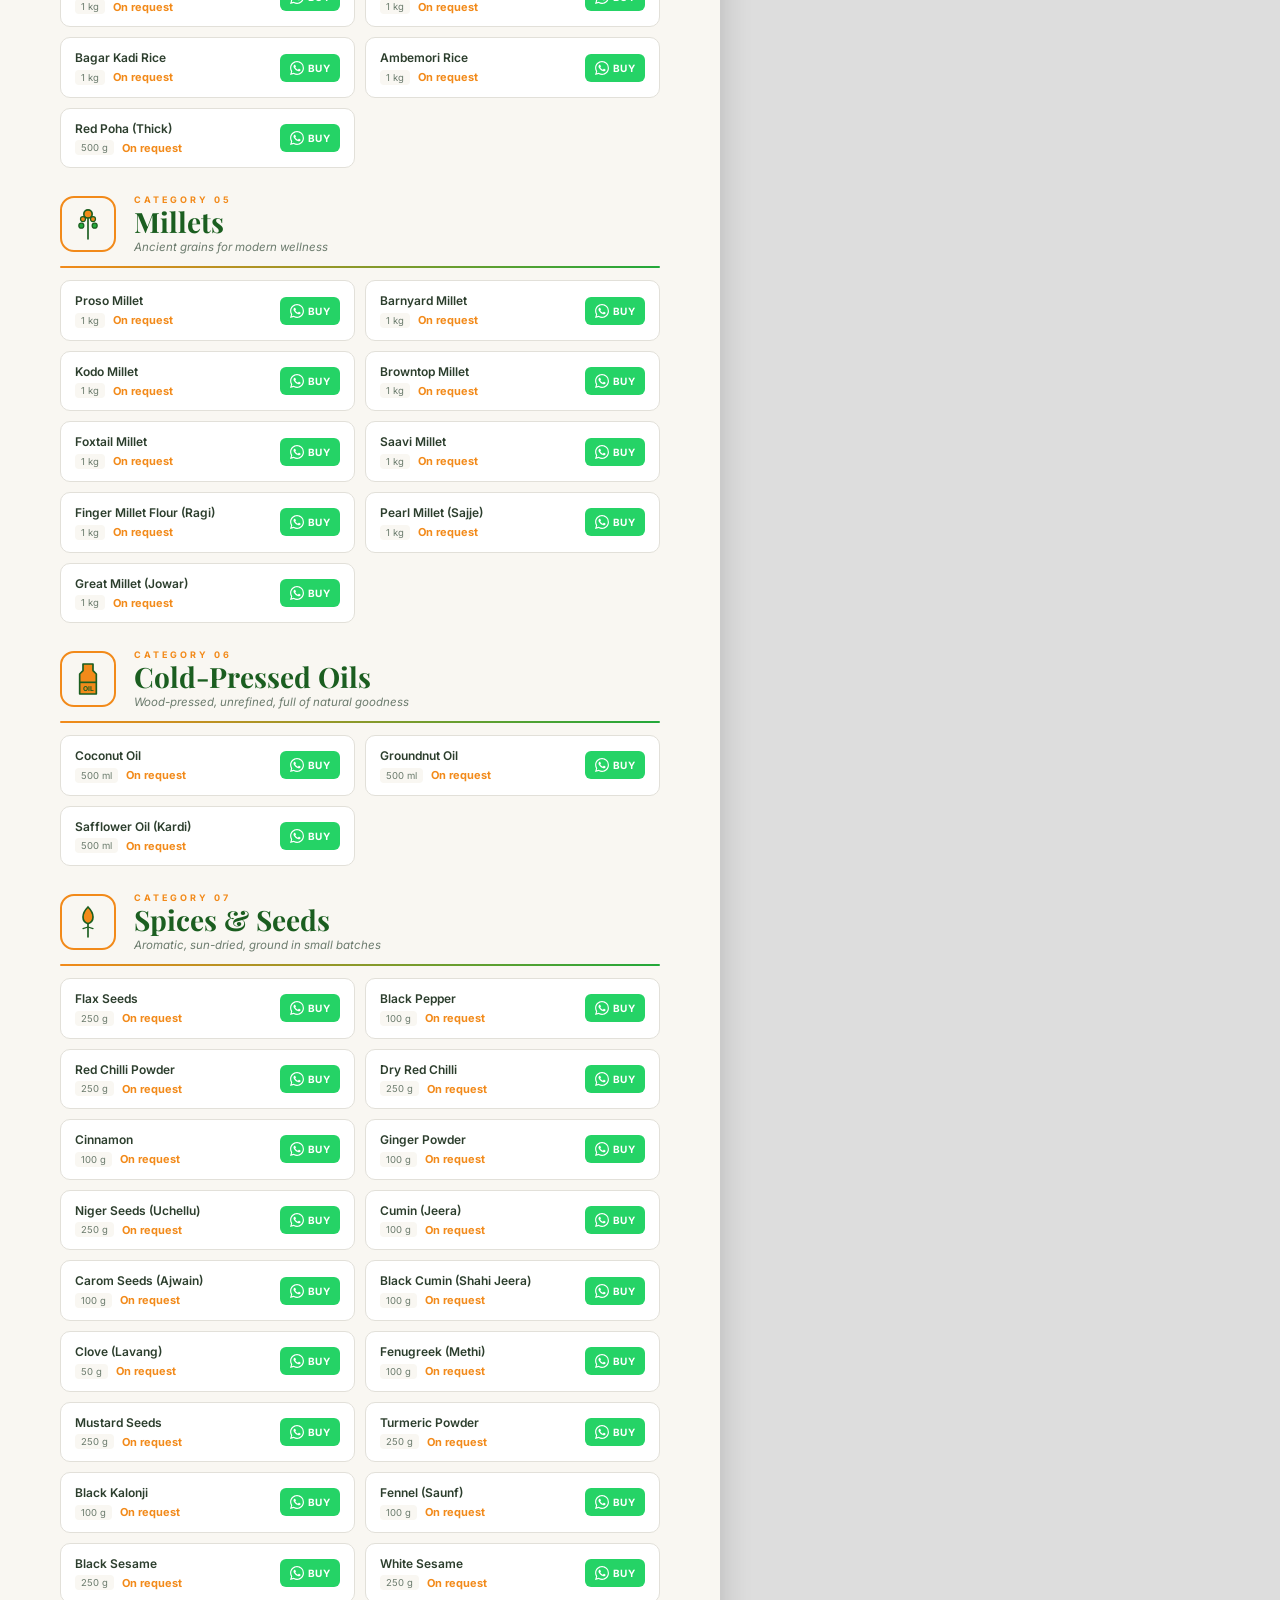
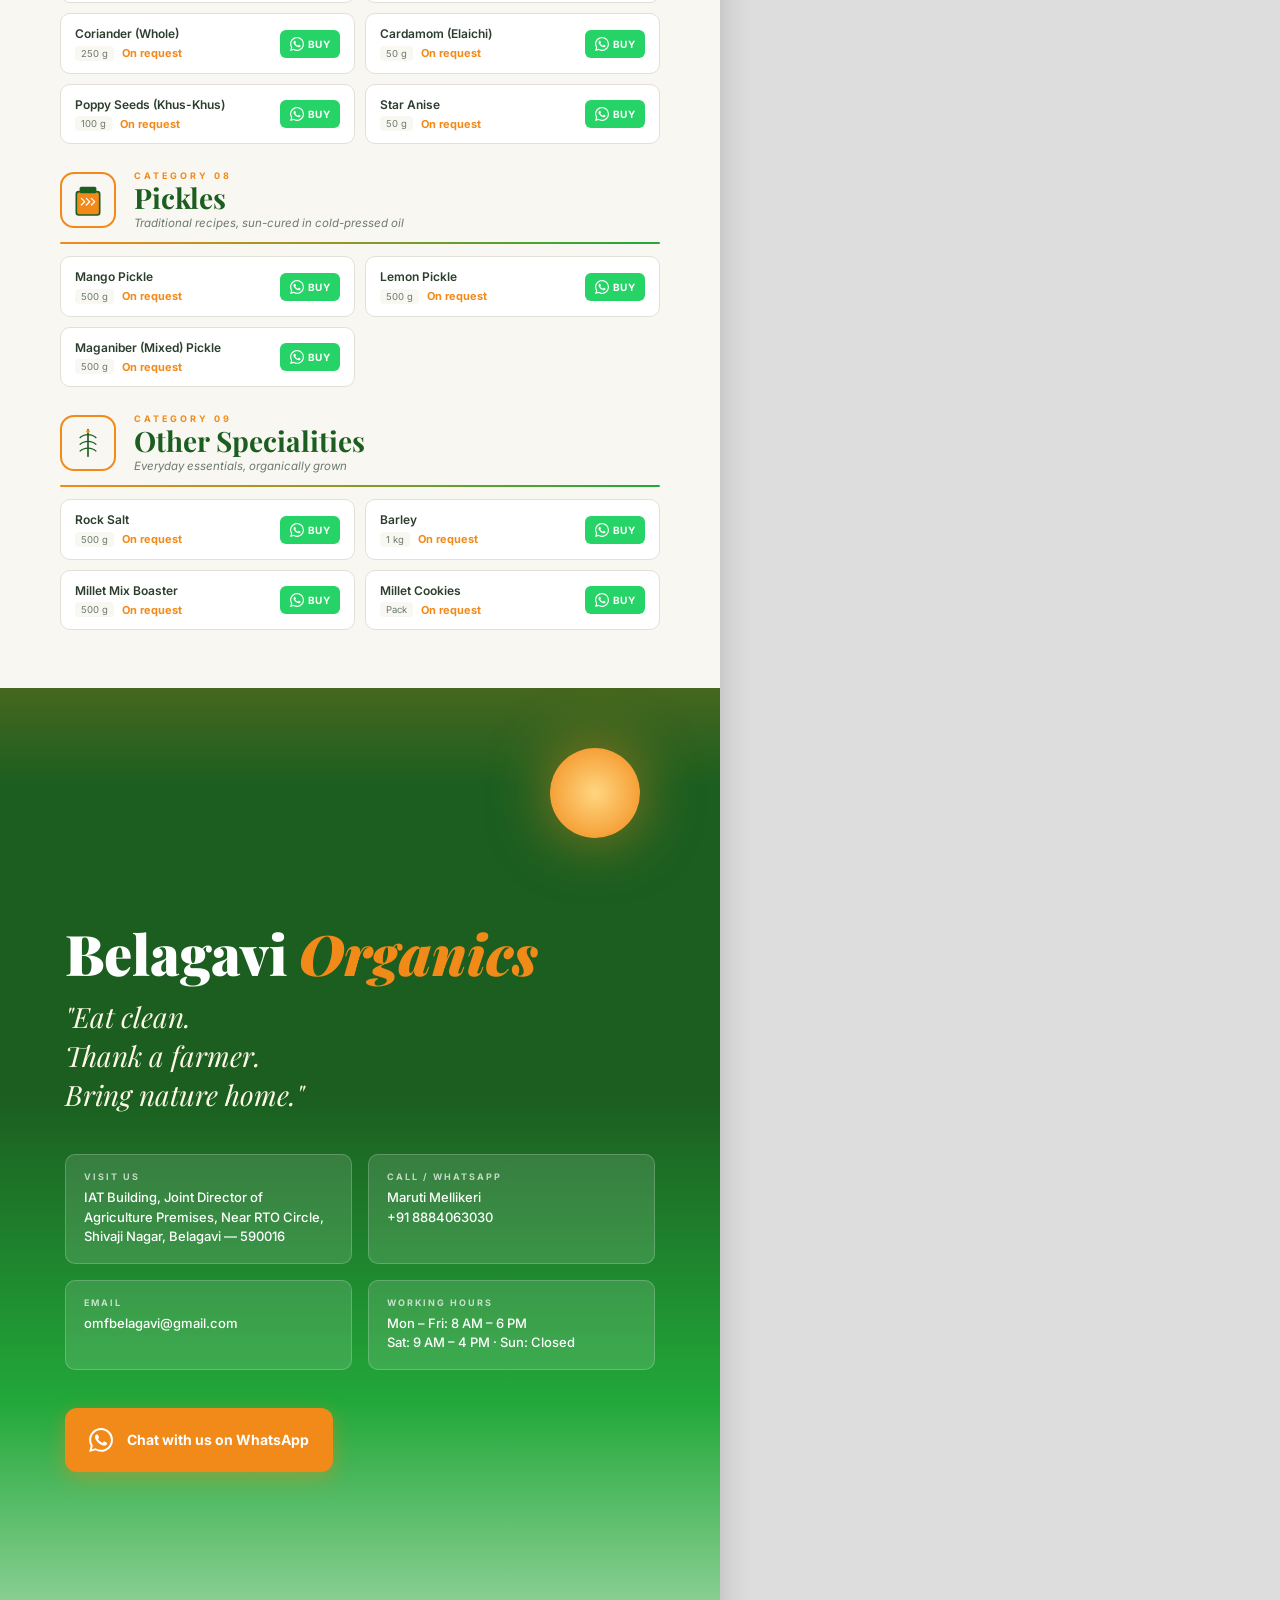
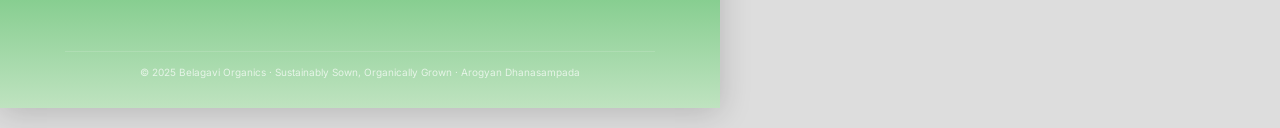
<file: assets/catalog/catalog.html>
<!DOCTYPE html>
<html lang="en">
<head>
<meta charset="utf-8"/>
<title>Belagavi Organics — Product Catalogue 2025</title>
<link href="https://fonts.googleapis.com/css2?family=Playfair+Display:ital,wght@0,400;0,700;0,900;1,400&family=Inter:wght@300;400;500;600;700&display=swap" rel="stylesheet">
<style>
@page {
    size: 720px 1020px;
    margin: 0;
}
:root {
    --orange: #F28A1A;
    --green: #22A83A;
    --dark-green: #1B5E20;
    --cream: #F9F7F2;
    --ink: #2C3E2D;
    --muted: #6B7B6D;
    --line: #E2E0D9;
}
* { box-sizing: border-box; margin: 0; padding: 0; }
html, body {
    width: 720px;
    background: var(--cream);
    color: var(--ink);
    font-family: 'Inter', system-ui, sans-serif;
    -webkit-font-smoothing: antialiased;
}
@media screen {
    html {
        height: auto;
        display: flex;
        justify-content: center;
        background: #ddd;
    }
    body {
        margin: 20px auto;
        box-shadow: 0 4px 30px rgba(0,0,0,0.18);
    }
}

/* ============== COVER PAGE ============== */
.cover {
    width: 720px;
    height: 1020px;
    box-sizing: border-box;
    break-after: page;
    overflow: hidden;
    position: relative;
    background: linear-gradient(180deg, #F28A1A 0%, #F8B266 38%, #F9F7F2 56%, #E8F3E5 72%, #BFE3C0 100%);
    display: flex;
    flex-direction: column;
    padding: 70px 65px;
}
/* Sun */
.cover-sun {
    position: absolute;
    top: 100px;
    right: 90px;
    width: 110px;
    height: 110px;
    border-radius: 50%;
    background: radial-gradient(circle, #FFE9B8 0%, #FFD680 50%, #F28A1A 100%);
    box-shadow: 0 0 60px rgba(242, 138, 26, 0.5);
}
/* Clouds */
.cover-cloud {
    position: absolute;
    background: rgba(255, 255, 255, 0.85);
    border-radius: 50px;
}
.cover-cloud.c1 { top: 140px; left: 80px; width: 80px; height: 22px; }
.cover-cloud.c1::before { content:""; position:absolute; top:-12px; left:18px; width:28px; height:28px; background: rgba(255,255,255,0.85); border-radius:50%; }
.cover-cloud.c1::after { content:""; position:absolute; top:-8px; left:42px; width:22px; height:22px; background: rgba(255,255,255,0.85); border-radius:50%; }
.cover-cloud.c2 { top: 70px; left: 250px; width: 60px; height: 16px; opacity: 0.7; }

/* Village landscape SVG (bottom of cover) */
.cover-landscape {
    position: absolute;
    bottom: 0;
    left: 0;
    right: 0;
    height: 320px;
    z-index: 2;
}

.cover-top {
    position: relative;
    z-index: 5;
}
.cover-tag {
    display: inline-block;
    background: var(--dark-green);
    color: #fff;
    font-size: 11px;
    font-weight: 700;
    letter-spacing: 3px;
    padding: 8px 16px;
    border-radius: 30px;
    text-transform: uppercase;
    margin-bottom: 28px;
}
.cover-brand {
    font-family: 'Playfair Display', serif;
    font-weight: 900;
    font-size: 76px;
    line-height: 0.95;
    color: var(--dark-green);
    margin-bottom: 12px;
    letter-spacing: -1px;
}
.cover-brand .accent {
    color: var(--orange);
    font-style: italic;
    font-weight: 700;
}
.cover-sub {
    font-family: 'Playfair Display', serif;
    font-style: italic;
    font-size: 24px;
    color: var(--ink);
    margin-bottom: 30px;
    max-width: 460px;
}
.cover-tagline {
    background: rgba(255,255,255,0.85);
    backdrop-filter: none;
    padding: 16px 22px;
    border-radius: 10px;
    border-left: 4px solid var(--orange);
    font-size: 13px;
    line-height: 1.6;
    color: var(--ink);
    max-width: 470px;
    margin-top: 8px;
}
.cover-tagline strong {
    color: var(--dark-green);
    display: block;
    font-size: 11px;
    text-transform: uppercase;
    letter-spacing: 2px;
    margin-bottom: 6px;
}

/* Cover footer info */
.cover-footer {
    position: absolute;
    bottom: 50px;
    left: 65px;
    right: 65px;
    z-index: 10;
    display: flex;
    justify-content: space-between;
    align-items: flex-end;
    color: #fff;
}
.cover-footer .cf-block {
    background: rgba(27, 94, 32, 0.9);
    padding: 12px 18px;
    border-radius: 8px;
    font-size: 11px;
    line-height: 1.5;
}
.cover-footer .cf-block strong {
    display: block;
    font-size: 9px;
    text-transform: uppercase;
    letter-spacing: 2px;
    opacity: 0.7;
    margin-bottom: 4px;
    font-weight: 700;
}
.cover-footer .cf-edition {
    font-family: 'Playfair Display', serif;
    font-size: 14px;
    font-style: italic;
    color: var(--dark-green);
    text-align: right;
    background: rgba(255,255,255,0.85);
    padding: 10px 16px;
    border-radius: 8px;
}

/* ============== MAIN CONTENT ============== */
.main-content {
    padding: 60px 60px 50px 60px;
}

/* About block on first content page */
.about-block {
    background: #fff;
    border: 1px solid var(--line);
    border-radius: 12px;
    padding: 26px 28px;
    margin-bottom: 32px;
    break-inside: avoid;
}
.about-block h2 {
    font-family: 'Playfair Display', serif;
    font-size: 26px;
    color: var(--dark-green);
    margin-bottom: 8px;
    font-weight: 700;
}
.about-block .about-tag {
    font-size: 10px;
    text-transform: uppercase;
    letter-spacing: 3px;
    color: var(--orange);
    font-weight: 700;
    margin-bottom: 6px;
}
.about-block p {
    font-size: 12.5px;
    line-height: 1.7;
    color: var(--muted);
    margin-bottom: 8px;
}
.about-block .wa-info {
    margin-top: 14px;
    padding: 12px 14px;
    background: #E8F5E9;
    border-radius: 8px;
    font-size: 11.5px;
    color: var(--dark-green);
    display: flex;
    align-items: center;
    gap: 10px;
}
.about-block .wa-info svg {
    flex-shrink: 0;
}

/* Chapter headers */
.chapter-header {
    break-after: avoid;
    break-inside: avoid;
    margin-top: 26px;
    margin-bottom: 12px;
}
.chapter-header:first-of-type {
    margin-top: 0;
}
.cat-head {
    display: flex;
    align-items: center;
    gap: 18px;
    margin-bottom: 12px;
}
.cat-icon {
    width: 56px;
    height: 56px;
    background: var(--cream);
    border: 2px solid var(--orange);
    border-radius: 14px;
    padding: 6px;
    flex-shrink: 0;
    display: flex;
    align-items: center;
    justify-content: center;
}
.cat-icon svg {
    width: 100%;
    height: 100%;
}
.cat-tag {
    font-size: 9px;
    font-weight: 700;
    letter-spacing: 3px;
    color: var(--orange);
    text-transform: uppercase;
    margin-bottom: 2px;
}
.cat-title {
    font-family: 'Playfair Display', serif;
    font-size: 28px;
    font-weight: 700;
    color: var(--dark-green);
    line-height: 1.1;
}
.cat-tagline {
    font-size: 11.5px;
    color: var(--muted);
    font-style: italic;
    margin-top: 2px;
}
.divider {
    height: 2px;
    background: linear-gradient(90deg, var(--orange) 0%, var(--green) 100%);
    border-radius: 2px;
}

/* Product list (2-column grid) */
.prod-list {
    display: grid;
    grid-template-columns: 1fr 1fr;
    gap: 10px;
    margin-bottom: 8px;
}
.prod-card {
    break-inside: avoid;
    background: #fff;
    border: 1px solid var(--line);
    border-radius: 10px;
    padding: 12px 14px;
    display: flex;
    align-items: center;
    justify-content: space-between;
    gap: 8px;
    transition: border-color 0.2s;
}
.prod-info {
    flex: 1;
    min-width: 0;
}
.prod-name {
    font-size: 12px;
    font-weight: 600;
    color: var(--ink);
    line-height: 1.3;
    margin-bottom: 4px;
}
.prod-meta {
    display: flex;
    gap: 8px;
    align-items: center;
}
.prod-unit {
    font-size: 9.5px;
    color: var(--muted);
    background: var(--cream);
    padding: 2px 6px;
    border-radius: 4px;
}
.prod-price {
    font-size: 11px;
    color: var(--orange);
    font-weight: 700;
}
.wa-btn {
    display: inline-flex;
    align-items: center;
    gap: 4px;
    background: #25D366;
    color: #fff;
    text-decoration: none;
    font-size: 10px;
    font-weight: 700;
    padding: 7px 10px;
    border-radius: 6px;
    flex-shrink: 0;
    letter-spacing: 0.5px;
    text-transform: uppercase;
}

/* ============== ENDING PAGE ============== */
.ending {
    width: 720px;
    height: 1020px;
    box-sizing: border-box;
    break-before: page;
    overflow: hidden;
    position: relative;
    background: linear-gradient(180deg, #1B5E20 0%, #1B5E20 40%, #22A83A 70%, #BFE3C0 100%);
    color: #fff;
    padding: 80px 65px;
    display: flex;
    flex-direction: column;
    justify-content: center;
}
.ending::before {
    content: "";
    position: absolute;
    top: 0; left: 0; right: 0;
    height: 100px;
    background: linear-gradient(180deg, rgba(242, 138, 26, 0.2), transparent);
}
.ending-sun {
    position: absolute;
    top: 60px;
    right: 80px;
    width: 90px;
    height: 90px;
    border-radius: 50%;
    background: radial-gradient(circle, #FFD680, #F28A1A);
    box-shadow: 0 0 60px rgba(242, 138, 26, 0.6);
}
.ending-logo {
    font-family: 'Playfair Display', serif;
    font-size: 56px;
    font-weight: 900;
    line-height: 1;
    margin-bottom: 16px;
    position: relative;
    z-index: 2;
}
.ending-logo .accent {
    color: var(--orange);
    font-style: italic;
}
.ending-quote {
    font-family: 'Playfair Display', serif;
    font-style: italic;
    font-size: 28px;
    line-height: 1.4;
    margin-bottom: 40px;
    max-width: 540px;
    color: #FFF8E7;
    position: relative;
    z-index: 2;
}
.contact-grid {
    display: grid;
    grid-template-columns: 1fr 1fr;
    gap: 16px;
    margin-bottom: 30px;
    position: relative;
    z-index: 2;
}
.contact-card {
    background: rgba(255,255,255,0.12);
    border: 1px solid rgba(255,255,255,0.2);
    padding: 16px 18px;
    border-radius: 10px;
}
.contact-card .ct-label {
    font-size: 9px;
    text-transform: uppercase;
    letter-spacing: 2px;
    opacity: 0.7;
    margin-bottom: 6px;
    font-weight: 700;
}
.contact-card .ct-value {
    font-size: 13px;
    line-height: 1.5;
    font-weight: 500;
}
.ending-cta {
    background: var(--orange);
    color: #fff;
    padding: 20px 24px;
    border-radius: 12px;
    text-decoration: none;
    display: inline-flex;
    align-items: center;
    gap: 14px;
    font-weight: 700;
    font-size: 14px;
    margin-top: 8px;
    width: fit-content;
    position: relative;
    z-index: 2;
    box-shadow: 0 6px 20px rgba(242, 138, 26, 0.4);
}
.ending-cta svg {
    width: 24px;
    height: 24px;
}
.ending-foot {
    position: absolute;
    bottom: 30px;
    left: 65px;
    right: 65px;
    font-size: 10px;
    opacity: 0.7;
    text-align: center;
    z-index: 2;
    border-top: 1px solid rgba(255,255,255,0.2);
    padding-top: 14px;
}
</style>
</head>
<body>

<!-- ===== COVER PAGE ===== -->
<div class="cover">
    <div class="cover-sun"></div>
    <div class="cover-cloud c1"></div>
    <div class="cover-cloud c2"></div>

    <!-- Village landscape SVG: rolling hills, huts, trees, cows -->
    <svg class="cover-landscape" viewBox="0 0 720 320" preserveAspectRatio="none" xmlns="http://www.w3.org/2000/svg">
        <!-- Distant hills -->
        <path d="M0,180 Q90,140 180,160 T360,150 T540,170 T720,160 L720,320 L0,320 Z" fill="#7CB342" opacity="0.6"/>
        <!-- Mid hills -->
        <path d="M0,220 Q120,180 240,200 T480,210 T720,200 L720,320 L0,320 Z" fill="#4CAF50" opacity="0.85"/>
        <!-- Front field -->
        <path d="M0,260 Q160,235 320,250 T640,255 T720,250 L720,320 L0,320 Z" fill="#2E7D32"/>

        <!-- Trees -->
        <g>
            <circle cx="60" cy="195" r="18" fill="#1B5E20"/>
            <rect x="57" y="195" width="6" height="20" fill="#5D4037"/>
        </g>
        <g>
            <circle cx="640" cy="200" r="22" fill="#1B5E20"/>
            <rect x="637" y="200" width="6" height="22" fill="#5D4037"/>
        </g>
        <g>
            <circle cx="180" cy="210" r="14" fill="#1B5E20"/>
            <rect x="178" y="210" width="4" height="16" fill="#5D4037"/>
        </g>

        <!-- Village huts -->
        <g transform="translate(380, 195)">
            <polygon points="0,0 50,0 25,-30" fill="#8D6E63"/>
            <rect x="6" y="0" width="38" height="28" fill="#D7CCC8"/>
            <rect x="20" y="12" width="10" height="16" fill="#5D4037"/>
        </g>
        <g transform="translate(470, 215)">
            <polygon points="0,0 40,0 20,-24" fill="#8D6E63"/>
            <rect x="5" y="0" width="30" height="22" fill="#D7CCC8"/>
        </g>

        <!-- Cow silhouette -->
        <g transform="translate(120, 240)" fill="#3E2723">
            <ellipse cx="0" cy="0" rx="20" ry="10"/>
            <circle cx="18" cy="-3" r="7"/>
            <rect x="-15" y="5" width="3" height="8"/>
            <rect x="-8" y="5" width="3" height="8"/>
            <rect x="10" y="5" width="3" height="8"/>
            <rect x="17" y="5" width="3" height="8"/>
            <path d="M-18,-6 Q-22,-10 -22,-15 M18,-9 Q22,-12 22,-16" stroke="#3E2723" stroke-width="2" fill="none"/>
        </g>

        <!-- Crop rows in front field -->
        <g stroke="#A5D6A7" stroke-width="2" opacity="0.6">
            <line x1="0" y1="280" x2="720" y2="275"/>
            <line x1="0" y1="295" x2="720" y2="290"/>
            <line x1="0" y1="310" x2="720" y2="305"/>
        </g>
    </svg>

    <div class="cover-top">
        <div class="cover-tag">Product Catalogue 2025</div>
        <div class="cover-brand">
            Belagavi<br>
            <span class="accent">Organics</span>
        </div>
        <div class="cover-sub">Sustainably Sown, Organically Grown.</div>

        <div class="cover-tagline">
            <strong>Arogyan Dhanasampada</strong>
            Eat clean. Thank a farmer. Every product in this catalogue is grown without chemicals, harvested at peak freshness, and delivered directly from our family-owned farms in Belagavi to your kitchen.
        </div>
    </div>

    <div class="cover-footer">
        <div class="cf-block">
            <strong>Reach Us</strong>
            IAT Building, Joint Director of Agriculture Premises,<br>
            Near RTO Circle, Shivaji Nagar, Belagavi — 590016
        </div>
        <div class="cf-edition">
            Vol. 01 — 2025<br>
            <small style="font-size: 10px; opacity: 0.8;">Maruti Mellikeri · +91 8884063030</small>
        </div>
    </div>
</div>

<!-- ===== MAIN CONTENT ===== -->
<div class="main-content">

    <div class="about-block">
        <div class="about-tag">Our Promise</div>
        <h2>Bringing Fresh Organic Produce to Your Doorstep.</h2>
        <p>Since 1985, Belagavi Organics has worked directly with local farmers who share our passion for chemical-free, sustainable agriculture. Every grain, every drop of oil, every spoon of spice in this catalogue is grown the way nature intended — no synthetic pesticides, no preservatives, no shortcuts.</p>
        <p>This catalogue lists our complete range across nine categories. Each product has a direct WhatsApp enquiry button — tap it to start a conversation with our team, who will share current pricing, availability, and delivery options for your location.</p>
        <div class="wa-info">
            <svg viewBox="0 0 24 24" width="22" height="22" fill="#25D366"><path d="M17.472 14.382c-.297-.149-1.758-.867-2.03-.967-.273-.099-.471-.148-.67.15-.197.297-.767.966-.94 1.164-.173.199-.347.223-.644.075-.297-.15-1.255-.463-2.39-1.475-.883-.788-1.48-1.761-1.653-2.059-.173-.297-.018-.458.13-.606.134-.133.298-.347.446-.52.149-.174.198-.298.298-.497.099-.198.05-.371-.025-.52-.075-.149-.669-1.612-.916-2.207-.242-.579-.487-.5-.669-.51l-.57-.01c-.198 0-.52.074-.792.372-.272.297-1.04 1.016-1.04 2.479 0 1.462 1.065 2.875 1.213 3.074.149.198 2.096 3.2 5.077 4.487.709.306 1.263.489 1.694.625.712.227 1.36.195 1.872.118.571-.085 1.758-.719 2.006-1.413.248-.694.248-1.289.173-1.413-.074-.124-.272-.198-.57-.347m-5.421 7.403h-.004a9.87 9.87 0 01-5.031-1.378l-.361-.214-3.741.982.998-3.648-.235-.374a9.86 9.86 0 01-1.51-5.26c.001-5.45 4.436-9.884 9.888-9.884 2.64 0 5.122 1.03 6.988 2.898a9.825 9.825 0 012.893 6.994c-.003 5.45-4.437 9.884-9.885 9.884m8.413-18.297A11.815 11.815 0 0012.05 0C5.495 0 .16 5.335.157 11.892c0 2.096.547 4.142 1.588 5.945L.057 24l6.305-1.654a11.882 11.882 0 005.683 1.448h.005c6.554 0 11.89-5.335 11.893-11.893a11.821 11.821 0 00-3.48-8.413z"/></svg>
            <div><strong>Tap any "Buy" button</strong> in this catalogue to open WhatsApp with the product name and category pre-filled. Our team replies within working hours.</div>
        </div>
    </div>

    
        <div class="chapter-header">
            <div class="cat-head">
                <div class="cat-icon"><svg viewBox="0 0 48 48" fill="none"><path d="M24 6 L8 26 L18 26 L14 42 L40 22 L28 22 L32 6 Z" fill="#F28A1A" stroke="#1B5E20" stroke-width="2" stroke-linejoin="round"/></svg></div>
                <div>
                    <div class="cat-tag">CATEGORY 01</div>
                    <div class="cat-title">Sweeteners</div>
                    <div class="cat-tagline">Natural sweetness, straight from the farm</div>
                </div>
            </div>
            <div class="divider"></div>
        </div>
        <div class="prod-list">
            
            <div class="prod-card">
                <div class="prod-info">
                    <div class="prod-name">Jaggery Lump</div>
                    <div class="prod-meta">
                        <span class="prod-unit">1 kg</span>
                        <span class="prod-price">₹120</span>
                    </div>
                </div>
                <a class="wa-btn" href="https://wa.me/918884063030?text=Namaste%2C%0A%0AI%20am%20interested%20in%20%22Jaggery%20Lump%22%20from%20Belagavi%20Organics%20%28Sweeteners%29.%0A%0APlease%20share%20full%20product%20details.%0AI%20will%20then%20confirm%20the%20quantity%20and%20share%20my%20delivery%20address.%0A%0AContact%20Person%3A%20Maruti%20Mellikeri" target="_blank" rel="noopener">
                    <svg viewBox="0 0 24 24" width="14" height="14" fill="currentColor"><path d="M17.472 14.382c-.297-.149-1.758-.867-2.03-.967-.273-.099-.471-.148-.67.15-.197.297-.767.966-.94 1.164-.173.199-.347.223-.644.075-.297-.15-1.255-.463-2.39-1.475-.883-.788-1.48-1.761-1.653-2.059-.173-.297-.018-.458.13-.606.134-.133.298-.347.446-.52.149-.174.198-.298.298-.497.099-.198.05-.371-.025-.52-.075-.149-.669-1.612-.916-2.207-.242-.579-.487-.5-.669-.51l-.57-.01c-.198 0-.52.074-.792.372-.272.297-1.04 1.016-1.04 2.479 0 1.462 1.065 2.875 1.213 3.074.149.198 2.096 3.2 5.077 4.487.709.306 1.263.489 1.694.625.712.227 1.36.195 1.872.118.571-.085 1.758-.719 2.006-1.413.248-.694.248-1.289.173-1.413-.074-.124-.272-.198-.57-.347m-5.421 7.403h-.004a9.87 9.87 0 01-5.031-1.378l-.361-.214-3.741.982.998-3.648-.235-.374a9.86 9.86 0 01-1.51-5.26c.001-5.45 4.436-9.884 9.888-9.884 2.64 0 5.122 1.03 6.988 2.898a9.825 9.825 0 012.893 6.994c-.003 5.45-4.437 9.884-9.885 9.884m8.413-18.297A11.815 11.815 0 0012.05 0C5.495 0 .16 5.335.157 11.892c0 2.096.547 4.142 1.588 5.945L.057 24l6.305-1.654a11.882 11.882 0 005.683 1.448h.005c6.554 0 11.89-5.335 11.893-11.893a11.821 11.821 0 00-3.48-8.413z"/></svg>
                    <span>Buy</span>
                </a>
            </div>
            <div class="prod-card">
                <div class="prod-info">
                    <div class="prod-name">Jaggery Lump Masala</div>
                    <div class="prod-meta">
                        <span class="prod-unit">500 g</span>
                        <span class="prod-price">On request</span>
                    </div>
                </div>
                <a class="wa-btn" href="https://wa.me/918884063030?text=Namaste%2C%0A%0AI%20am%20interested%20in%20%22Jaggery%20Lump%20Masala%22%20from%20Belagavi%20Organics%20%28Sweeteners%29.%0A%0APlease%20share%20full%20product%20details.%0AI%20will%20then%20confirm%20the%20quantity%20and%20share%20my%20delivery%20address.%0A%0AContact%20Person%3A%20Maruti%20Mellikeri" target="_blank" rel="noopener">
                    <svg viewBox="0 0 24 24" width="14" height="14" fill="currentColor"><path d="M17.472 14.382c-.297-.149-1.758-.867-2.03-.967-.273-.099-.471-.148-.67.15-.197.297-.767.966-.94 1.164-.173.199-.347.223-.644.075-.297-.15-1.255-.463-2.39-1.475-.883-.788-1.48-1.761-1.653-2.059-.173-.297-.018-.458.13-.606.134-.133.298-.347.446-.52.149-.174.198-.298.298-.497.099-.198.05-.371-.025-.52-.075-.149-.669-1.612-.916-2.207-.242-.579-.487-.5-.669-.51l-.57-.01c-.198 0-.52.074-.792.372-.272.297-1.04 1.016-1.04 2.479 0 1.462 1.065 2.875 1.213 3.074.149.198 2.096 3.2 5.077 4.487.709.306 1.263.489 1.694.625.712.227 1.36.195 1.872.118.571-.085 1.758-.719 2.006-1.413.248-.694.248-1.289.173-1.413-.074-.124-.272-.198-.57-.347m-5.421 7.403h-.004a9.87 9.87 0 01-5.031-1.378l-.361-.214-3.741.982.998-3.648-.235-.374a9.86 9.86 0 01-1.51-5.26c.001-5.45 4.436-9.884 9.888-9.884 2.64 0 5.122 1.03 6.988 2.898a9.825 9.825 0 012.893 6.994c-.003 5.45-4.437 9.884-9.885 9.884m8.413-18.297A11.815 11.815 0 0012.05 0C5.495 0 .16 5.335.157 11.892c0 2.096.547 4.142 1.588 5.945L.057 24l6.305-1.654a11.882 11.882 0 005.683 1.448h.005c6.554 0 11.89-5.335 11.893-11.893a11.821 11.821 0 00-3.48-8.413z"/></svg>
                    <span>Buy</span>
                </a>
            </div>
            <div class="prod-card">
                <div class="prod-info">
                    <div class="prod-name">Jaggery Powder</div>
                    <div class="prod-meta">
                        <span class="prod-unit">500 g</span>
                        <span class="prod-price">On request</span>
                    </div>
                </div>
                <a class="wa-btn" href="https://wa.me/918884063030?text=Namaste%2C%0A%0AI%20am%20interested%20in%20%22Jaggery%20Powder%22%20from%20Belagavi%20Organics%20%28Sweeteners%29.%0A%0APlease%20share%20full%20product%20details.%0AI%20will%20then%20confirm%20the%20quantity%20and%20share%20my%20delivery%20address.%0A%0AContact%20Person%3A%20Maruti%20Mellikeri" target="_blank" rel="noopener">
                    <svg viewBox="0 0 24 24" width="14" height="14" fill="currentColor"><path d="M17.472 14.382c-.297-.149-1.758-.867-2.03-.967-.273-.099-.471-.148-.67.15-.197.297-.767.966-.94 1.164-.173.199-.347.223-.644.075-.297-.15-1.255-.463-2.39-1.475-.883-.788-1.48-1.761-1.653-2.059-.173-.297-.018-.458.13-.606.134-.133.298-.347.446-.52.149-.174.198-.298.298-.497.099-.198.05-.371-.025-.52-.075-.149-.669-1.612-.916-2.207-.242-.579-.487-.5-.669-.51l-.57-.01c-.198 0-.52.074-.792.372-.272.297-1.04 1.016-1.04 2.479 0 1.462 1.065 2.875 1.213 3.074.149.198 2.096 3.2 5.077 4.487.709.306 1.263.489 1.694.625.712.227 1.36.195 1.872.118.571-.085 1.758-.719 2.006-1.413.248-.694.248-1.289.173-1.413-.074-.124-.272-.198-.57-.347m-5.421 7.403h-.004a9.87 9.87 0 01-5.031-1.378l-.361-.214-3.741.982.998-3.648-.235-.374a9.86 9.86 0 01-1.51-5.26c.001-5.45 4.436-9.884 9.888-9.884 2.64 0 5.122 1.03 6.988 2.898a9.825 9.825 0 012.893 6.994c-.003 5.45-4.437 9.884-9.885 9.884m8.413-18.297A11.815 11.815 0 0012.05 0C5.495 0 .16 5.335.157 11.892c0 2.096.547 4.142 1.588 5.945L.057 24l6.305-1.654a11.882 11.882 0 005.683 1.448h.005c6.554 0 11.89-5.335 11.893-11.893a11.821 11.821 0 00-3.48-8.413z"/></svg>
                    <span>Buy</span>
                </a>
            </div>
            <div class="prod-card">
                <div class="prod-info">
                    <div class="prod-name">Jaggery Cube</div>
                    <div class="prod-meta">
                        <span class="prod-unit">500 g</span>
                        <span class="prod-price">On request</span>
                    </div>
                </div>
                <a class="wa-btn" href="https://wa.me/918884063030?text=Namaste%2C%0A%0AI%20am%20interested%20in%20%22Jaggery%20Cube%22%20from%20Belagavi%20Organics%20%28Sweeteners%29.%0A%0APlease%20share%20full%20product%20details.%0AI%20will%20then%20confirm%20the%20quantity%20and%20share%20my%20delivery%20address.%0A%0AContact%20Person%3A%20Maruti%20Mellikeri" target="_blank" rel="noopener">
                    <svg viewBox="0 0 24 24" width="14" height="14" fill="currentColor"><path d="M17.472 14.382c-.297-.149-1.758-.867-2.03-.967-.273-.099-.471-.148-.67.15-.197.297-.767.966-.94 1.164-.173.199-.347.223-.644.075-.297-.15-1.255-.463-2.39-1.475-.883-.788-1.48-1.761-1.653-2.059-.173-.297-.018-.458.13-.606.134-.133.298-.347.446-.52.149-.174.198-.298.298-.497.099-.198.05-.371-.025-.52-.075-.149-.669-1.612-.916-2.207-.242-.579-.487-.5-.669-.51l-.57-.01c-.198 0-.52.074-.792.372-.272.297-1.04 1.016-1.04 2.479 0 1.462 1.065 2.875 1.213 3.074.149.198 2.096 3.2 5.077 4.487.709.306 1.263.489 1.694.625.712.227 1.36.195 1.872.118.571-.085 1.758-.719 2.006-1.413.248-.694.248-1.289.173-1.413-.074-.124-.272-.198-.57-.347m-5.421 7.403h-.004a9.87 9.87 0 01-5.031-1.378l-.361-.214-3.741.982.998-3.648-.235-.374a9.86 9.86 0 01-1.51-5.26c.001-5.45 4.436-9.884 9.888-9.884 2.64 0 5.122 1.03 6.988 2.898a9.825 9.825 0 012.893 6.994c-.003 5.45-4.437 9.884-9.885 9.884m8.413-18.297A11.815 11.815 0 0012.05 0C5.495 0 .16 5.335.157 11.892c0 2.096.547 4.142 1.588 5.945L.057 24l6.305-1.654a11.882 11.882 0 005.683 1.448h.005c6.554 0 11.89-5.335 11.893-11.893a11.821 11.821 0 00-3.48-8.413z"/></svg>
                    <span>Buy</span>
                </a>
            </div>
            <div class="prod-card">
                <div class="prod-info">
                    <div class="prod-name">Jaggery Cube Masala</div>
                    <div class="prod-meta">
                        <span class="prod-unit">500 g</span>
                        <span class="prod-price">On request</span>
                    </div>
                </div>
                <a class="wa-btn" href="https://wa.me/918884063030?text=Namaste%2C%0A%0AI%20am%20interested%20in%20%22Jaggery%20Cube%20Masala%22%20from%20Belagavi%20Organics%20%28Sweeteners%29.%0A%0APlease%20share%20full%20product%20details.%0AI%20will%20then%20confirm%20the%20quantity%20and%20share%20my%20delivery%20address.%0A%0AContact%20Person%3A%20Maruti%20Mellikeri" target="_blank" rel="noopener">
                    <svg viewBox="0 0 24 24" width="14" height="14" fill="currentColor"><path d="M17.472 14.382c-.297-.149-1.758-.867-2.03-.967-.273-.099-.471-.148-.67.15-.197.297-.767.966-.94 1.164-.173.199-.347.223-.644.075-.297-.15-1.255-.463-2.39-1.475-.883-.788-1.48-1.761-1.653-2.059-.173-.297-.018-.458.13-.606.134-.133.298-.347.446-.52.149-.174.198-.298.298-.497.099-.198.05-.371-.025-.52-.075-.149-.669-1.612-.916-2.207-.242-.579-.487-.5-.669-.51l-.57-.01c-.198 0-.52.074-.792.372-.272.297-1.04 1.016-1.04 2.479 0 1.462 1.065 2.875 1.213 3.074.149.198 2.096 3.2 5.077 4.487.709.306 1.263.489 1.694.625.712.227 1.36.195 1.872.118.571-.085 1.758-.719 2.006-1.413.248-.694.248-1.289.173-1.413-.074-.124-.272-.198-.57-.347m-5.421 7.403h-.004a9.87 9.87 0 01-5.031-1.378l-.361-.214-3.741.982.998-3.648-.235-.374a9.86 9.86 0 01-1.51-5.26c.001-5.45 4.436-9.884 9.888-9.884 2.64 0 5.122 1.03 6.988 2.898a9.825 9.825 0 012.893 6.994c-.003 5.45-4.437 9.884-9.885 9.884m8.413-18.297A11.815 11.815 0 0012.05 0C5.495 0 .16 5.335.157 11.892c0 2.096.547 4.142 1.588 5.945L.057 24l6.305-1.654a11.882 11.882 0 005.683 1.448h.005c6.554 0 11.89-5.335 11.893-11.893a11.821 11.821 0 00-3.48-8.413z"/></svg>
                    <span>Buy</span>
                </a>
            </div>
            <div class="prod-card">
                <div class="prod-info">
                    <div class="prod-name">Pure Forest Honey</div>
                    <div class="prod-meta">
                        <span class="prod-unit">500 g</span>
                        <span class="prod-price">On request</span>
                    </div>
                </div>
                <a class="wa-btn" href="https://wa.me/918884063030?text=Namaste%2C%0A%0AI%20am%20interested%20in%20%22Pure%20Forest%20Honey%22%20from%20Belagavi%20Organics%20%28Sweeteners%29.%0A%0APlease%20share%20full%20product%20details.%0AI%20will%20then%20confirm%20the%20quantity%20and%20share%20my%20delivery%20address.%0A%0AContact%20Person%3A%20Maruti%20Mellikeri" target="_blank" rel="noopener">
                    <svg viewBox="0 0 24 24" width="14" height="14" fill="currentColor"><path d="M17.472 14.382c-.297-.149-1.758-.867-2.03-.967-.273-.099-.471-.148-.67.15-.197.297-.767.966-.94 1.164-.173.199-.347.223-.644.075-.297-.15-1.255-.463-2.39-1.475-.883-.788-1.48-1.761-1.653-2.059-.173-.297-.018-.458.13-.606.134-.133.298-.347.446-.52.149-.174.198-.298.298-.497.099-.198.05-.371-.025-.52-.075-.149-.669-1.612-.916-2.207-.242-.579-.487-.5-.669-.51l-.57-.01c-.198 0-.52.074-.792.372-.272.297-1.04 1.016-1.04 2.479 0 1.462 1.065 2.875 1.213 3.074.149.198 2.096 3.2 5.077 4.487.709.306 1.263.489 1.694.625.712.227 1.36.195 1.872.118.571-.085 1.758-.719 2.006-1.413.248-.694.248-1.289.173-1.413-.074-.124-.272-.198-.57-.347m-5.421 7.403h-.004a9.87 9.87 0 01-5.031-1.378l-.361-.214-3.741.982.998-3.648-.235-.374a9.86 9.86 0 01-1.51-5.26c.001-5.45 4.436-9.884 9.888-9.884 2.64 0 5.122 1.03 6.988 2.898a9.825 9.825 0 012.893 6.994c-.003 5.45-4.437 9.884-9.885 9.884m8.413-18.297A11.815 11.815 0 0012.05 0C5.495 0 .16 5.335.157 11.892c0 2.096.547 4.142 1.588 5.945L.057 24l6.305-1.654a11.882 11.882 0 005.683 1.448h.005c6.554 0 11.89-5.335 11.893-11.893a11.821 11.821 0 00-3.48-8.413z"/></svg>
                    <span>Buy</span>
                </a>
            </div>
        </div>
        <div class="chapter-header">
            <div class="cat-head">
                <div class="cat-icon"><svg viewBox="0 0 48 48" fill="none"><ellipse cx="24" cy="26" rx="14" ry="16" fill="#F28A1A" stroke="#1B5E20" stroke-width="2"/><path d="M14 20 Q24 16 34 20" stroke="#1B5E20" stroke-width="2" fill="none"/><path d="M24 10 Q26 6 28 8" stroke="#1B5E20" stroke-width="2" fill="none" stroke-linecap="round"/></svg></div>
                <div>
                    <div class="cat-tag">CATEGORY 02</div>
                    <div class="cat-title">Dry Nuts</div>
                    <div class="cat-tagline">Hand-picked, sun-dried, nutrient-rich</div>
                </div>
            </div>
            <div class="divider"></div>
        </div>
        <div class="prod-list">
            
            <div class="prod-card">
                <div class="prod-info">
                    <div class="prod-name">Organic Cashew (Whole)</div>
                    <div class="prod-meta">
                        <span class="prod-unit">250 g</span>
                        <span class="prod-price">On request</span>
                    </div>
                </div>
                <a class="wa-btn" href="https://wa.me/918884063030?text=Namaste%2C%0A%0AI%20am%20interested%20in%20%22Organic%20Cashew%20%28Whole%29%22%20from%20Belagavi%20Organics%20%28Dry%20Nuts%29.%0A%0APlease%20share%20full%20product%20details.%0AI%20will%20then%20confirm%20the%20quantity%20and%20share%20my%20delivery%20address.%0A%0AContact%20Person%3A%20Maruti%20Mellikeri" target="_blank" rel="noopener">
                    <svg viewBox="0 0 24 24" width="14" height="14" fill="currentColor"><path d="M17.472 14.382c-.297-.149-1.758-.867-2.03-.967-.273-.099-.471-.148-.67.15-.197.297-.767.966-.94 1.164-.173.199-.347.223-.644.075-.297-.15-1.255-.463-2.39-1.475-.883-.788-1.48-1.761-1.653-2.059-.173-.297-.018-.458.13-.606.134-.133.298-.347.446-.52.149-.174.198-.298.298-.497.099-.198.05-.371-.025-.52-.075-.149-.669-1.612-.916-2.207-.242-.579-.487-.5-.669-.51l-.57-.01c-.198 0-.52.074-.792.372-.272.297-1.04 1.016-1.04 2.479 0 1.462 1.065 2.875 1.213 3.074.149.198 2.096 3.2 5.077 4.487.709.306 1.263.489 1.694.625.712.227 1.36.195 1.872.118.571-.085 1.758-.719 2.006-1.413.248-.694.248-1.289.173-1.413-.074-.124-.272-.198-.57-.347m-5.421 7.403h-.004a9.87 9.87 0 01-5.031-1.378l-.361-.214-3.741.982.998-3.648-.235-.374a9.86 9.86 0 01-1.51-5.26c.001-5.45 4.436-9.884 9.888-9.884 2.64 0 5.122 1.03 6.988 2.898a9.825 9.825 0 012.893 6.994c-.003 5.45-4.437 9.884-9.885 9.884m8.413-18.297A11.815 11.815 0 0012.05 0C5.495 0 .16 5.335.157 11.892c0 2.096.547 4.142 1.588 5.945L.057 24l6.305-1.654a11.882 11.882 0 005.683 1.448h.005c6.554 0 11.89-5.335 11.893-11.893a11.821 11.821 0 00-3.48-8.413z"/></svg>
                    <span>Buy</span>
                </a>
            </div>
            <div class="prod-card">
                <div class="prod-info">
                    <div class="prod-name">Organic Almonds</div>
                    <div class="prod-meta">
                        <span class="prod-unit">250 g</span>
                        <span class="prod-price">On request</span>
                    </div>
                </div>
                <a class="wa-btn" href="https://wa.me/918884063030?text=Namaste%2C%0A%0AI%20am%20interested%20in%20%22Organic%20Almonds%22%20from%20Belagavi%20Organics%20%28Dry%20Nuts%29.%0A%0APlease%20share%20full%20product%20details.%0AI%20will%20then%20confirm%20the%20quantity%20and%20share%20my%20delivery%20address.%0A%0AContact%20Person%3A%20Maruti%20Mellikeri" target="_blank" rel="noopener">
                    <svg viewBox="0 0 24 24" width="14" height="14" fill="currentColor"><path d="M17.472 14.382c-.297-.149-1.758-.867-2.03-.967-.273-.099-.471-.148-.67.15-.197.297-.767.966-.94 1.164-.173.199-.347.223-.644.075-.297-.15-1.255-.463-2.39-1.475-.883-.788-1.48-1.761-1.653-2.059-.173-.297-.018-.458.13-.606.134-.133.298-.347.446-.52.149-.174.198-.298.298-.497.099-.198.05-.371-.025-.52-.075-.149-.669-1.612-.916-2.207-.242-.579-.487-.5-.669-.51l-.57-.01c-.198 0-.52.074-.792.372-.272.297-1.04 1.016-1.04 2.479 0 1.462 1.065 2.875 1.213 3.074.149.198 2.096 3.2 5.077 4.487.709.306 1.263.489 1.694.625.712.227 1.36.195 1.872.118.571-.085 1.758-.719 2.006-1.413.248-.694.248-1.289.173-1.413-.074-.124-.272-.198-.57-.347m-5.421 7.403h-.004a9.87 9.87 0 01-5.031-1.378l-.361-.214-3.741.982.998-3.648-.235-.374a9.86 9.86 0 01-1.51-5.26c.001-5.45 4.436-9.884 9.888-9.884 2.64 0 5.122 1.03 6.988 2.898a9.825 9.825 0 012.893 6.994c-.003 5.45-4.437 9.884-9.885 9.884m8.413-18.297A11.815 11.815 0 0012.05 0C5.495 0 .16 5.335.157 11.892c0 2.096.547 4.142 1.588 5.945L.057 24l6.305-1.654a11.882 11.882 0 005.683 1.448h.005c6.554 0 11.89-5.335 11.893-11.893a11.821 11.821 0 00-3.48-8.413z"/></svg>
                    <span>Buy</span>
                </a>
            </div>
            <div class="prod-card">
                <div class="prod-info">
                    <div class="prod-name">Organic Dried Dates</div>
                    <div class="prod-meta">
                        <span class="prod-unit">500 g</span>
                        <span class="prod-price">On request</span>
                    </div>
                </div>
                <a class="wa-btn" href="https://wa.me/918884063030?text=Namaste%2C%0A%0AI%20am%20interested%20in%20%22Organic%20Dried%20Dates%22%20from%20Belagavi%20Organics%20%28Dry%20Nuts%29.%0A%0APlease%20share%20full%20product%20details.%0AI%20will%20then%20confirm%20the%20quantity%20and%20share%20my%20delivery%20address.%0A%0AContact%20Person%3A%20Maruti%20Mellikeri" target="_blank" rel="noopener">
                    <svg viewBox="0 0 24 24" width="14" height="14" fill="currentColor"><path d="M17.472 14.382c-.297-.149-1.758-.867-2.03-.967-.273-.099-.471-.148-.67.15-.197.297-.767.966-.94 1.164-.173.199-.347.223-.644.075-.297-.15-1.255-.463-2.39-1.475-.883-.788-1.48-1.761-1.653-2.059-.173-.297-.018-.458.13-.606.134-.133.298-.347.446-.52.149-.174.198-.298.298-.497.099-.198.05-.371-.025-.52-.075-.149-.669-1.612-.916-2.207-.242-.579-.487-.5-.669-.51l-.57-.01c-.198 0-.52.074-.792.372-.272.297-1.04 1.016-1.04 2.479 0 1.462 1.065 2.875 1.213 3.074.149.198 2.096 3.2 5.077 4.487.709.306 1.263.489 1.694.625.712.227 1.36.195 1.872.118.571-.085 1.758-.719 2.006-1.413.248-.694.248-1.289.173-1.413-.074-.124-.272-.198-.57-.347m-5.421 7.403h-.004a9.87 9.87 0 01-5.031-1.378l-.361-.214-3.741.982.998-3.648-.235-.374a9.86 9.86 0 01-1.51-5.26c.001-5.45 4.436-9.884 9.888-9.884 2.64 0 5.122 1.03 6.988 2.898a9.825 9.825 0 012.893 6.994c-.003 5.45-4.437 9.884-9.885 9.884m8.413-18.297A11.815 11.815 0 0012.05 0C5.495 0 .16 5.335.157 11.892c0 2.096.547 4.142 1.588 5.945L.057 24l6.305-1.654a11.882 11.882 0 005.683 1.448h.005c6.554 0 11.89-5.335 11.893-11.893a11.821 11.821 0 00-3.48-8.413z"/></svg>
                    <span>Buy</span>
                </a>
            </div>
            <div class="prod-card">
                <div class="prod-info">
                    <div class="prod-name">Organic Raisins</div>
                    <div class="prod-meta">
                        <span class="prod-unit">250 g</span>
                        <span class="prod-price">On request</span>
                    </div>
                </div>
                <a class="wa-btn" href="https://wa.me/918884063030?text=Namaste%2C%0A%0AI%20am%20interested%20in%20%22Organic%20Raisins%22%20from%20Belagavi%20Organics%20%28Dry%20Nuts%29.%0A%0APlease%20share%20full%20product%20details.%0AI%20will%20then%20confirm%20the%20quantity%20and%20share%20my%20delivery%20address.%0A%0AContact%20Person%3A%20Maruti%20Mellikeri" target="_blank" rel="noopener">
                    <svg viewBox="0 0 24 24" width="14" height="14" fill="currentColor"><path d="M17.472 14.382c-.297-.149-1.758-.867-2.03-.967-.273-.099-.471-.148-.67.15-.197.297-.767.966-.94 1.164-.173.199-.347.223-.644.075-.297-.15-1.255-.463-2.39-1.475-.883-.788-1.48-1.761-1.653-2.059-.173-.297-.018-.458.13-.606.134-.133.298-.347.446-.52.149-.174.198-.298.298-.497.099-.198.05-.371-.025-.52-.075-.149-.669-1.612-.916-2.207-.242-.579-.487-.5-.669-.51l-.57-.01c-.198 0-.52.074-.792.372-.272.297-1.04 1.016-1.04 2.479 0 1.462 1.065 2.875 1.213 3.074.149.198 2.096 3.2 5.077 4.487.709.306 1.263.489 1.694.625.712.227 1.36.195 1.872.118.571-.085 1.758-.719 2.006-1.413.248-.694.248-1.289.173-1.413-.074-.124-.272-.198-.57-.347m-5.421 7.403h-.004a9.87 9.87 0 01-5.031-1.378l-.361-.214-3.741.982.998-3.648-.235-.374a9.86 9.86 0 01-1.51-5.26c.001-5.45 4.436-9.884 9.888-9.884 2.64 0 5.122 1.03 6.988 2.898a9.825 9.825 0 012.893 6.994c-.003 5.45-4.437 9.884-9.885 9.884m8.413-18.297A11.815 11.815 0 0012.05 0C5.495 0 .16 5.335.157 11.892c0 2.096.547 4.142 1.588 5.945L.057 24l6.305-1.654a11.882 11.882 0 005.683 1.448h.005c6.554 0 11.89-5.335 11.893-11.893a11.821 11.821 0 00-3.48-8.413z"/></svg>
                    <span>Buy</span>
                </a>
            </div>
        </div>
        <div class="chapter-header">
            <div class="cat-head">
                <div class="cat-icon"><svg viewBox="0 0 48 48" fill="none"><ellipse cx="14" cy="24" rx="6" ry="9" fill="#F28A1A" stroke="#1B5E20" stroke-width="2"/><ellipse cx="24" cy="28" rx="6" ry="9" fill="#22A83A" stroke="#1B5E20" stroke-width="2"/><ellipse cx="34" cy="24" rx="6" ry="9" fill="#F28A1A" stroke="#1B5E20" stroke-width="2"/></svg></div>
                <div>
                    <div class="cat-tag">CATEGORY 03</div>
                    <div class="cat-title">Pulses & Dal</div>
                    <div class="cat-tagline">Protein-rich staples for everyday meals</div>
                </div>
            </div>
            <div class="divider"></div>
        </div>
        <div class="prod-list">
            
            <div class="prod-card">
                <div class="prod-info">
                    <div class="prod-name">Emmer Wheat</div>
                    <div class="prod-meta">
                        <span class="prod-unit">1 kg</span>
                        <span class="prod-price">On request</span>
                    </div>
                </div>
                <a class="wa-btn" href="https://wa.me/918884063030?text=Namaste%2C%0A%0AI%20am%20interested%20in%20%22Emmer%20Wheat%22%20from%20Belagavi%20Organics%20%28Pulses%20%26%20Dal%29.%0A%0APlease%20share%20full%20product%20details.%0AI%20will%20then%20confirm%20the%20quantity%20and%20share%20my%20delivery%20address.%0A%0AContact%20Person%3A%20Maruti%20Mellikeri" target="_blank" rel="noopener">
                    <svg viewBox="0 0 24 24" width="14" height="14" fill="currentColor"><path d="M17.472 14.382c-.297-.149-1.758-.867-2.03-.967-.273-.099-.471-.148-.67.15-.197.297-.767.966-.94 1.164-.173.199-.347.223-.644.075-.297-.15-1.255-.463-2.39-1.475-.883-.788-1.48-1.761-1.653-2.059-.173-.297-.018-.458.13-.606.134-.133.298-.347.446-.52.149-.174.198-.298.298-.497.099-.198.05-.371-.025-.52-.075-.149-.669-1.612-.916-2.207-.242-.579-.487-.5-.669-.51l-.57-.01c-.198 0-.52.074-.792.372-.272.297-1.04 1.016-1.04 2.479 0 1.462 1.065 2.875 1.213 3.074.149.198 2.096 3.2 5.077 4.487.709.306 1.263.489 1.694.625.712.227 1.36.195 1.872.118.571-.085 1.758-.719 2.006-1.413.248-.694.248-1.289.173-1.413-.074-.124-.272-.198-.57-.347m-5.421 7.403h-.004a9.87 9.87 0 01-5.031-1.378l-.361-.214-3.741.982.998-3.648-.235-.374a9.86 9.86 0 01-1.51-5.26c.001-5.45 4.436-9.884 9.888-9.884 2.64 0 5.122 1.03 6.988 2.898a9.825 9.825 0 012.893 6.994c-.003 5.45-4.437 9.884-9.885 9.884m8.413-18.297A11.815 11.815 0 0012.05 0C5.495 0 .16 5.335.157 11.892c0 2.096.547 4.142 1.588 5.945L.057 24l6.305-1.654a11.882 11.882 0 005.683 1.448h.005c6.554 0 11.89-5.335 11.893-11.893a11.821 11.821 0 00-3.48-8.413z"/></svg>
                    <span>Buy</span>
                </a>
            </div>
            <div class="prod-card">
                <div class="prod-info">
                    <div class="prod-name">Emmer Wheat (Broken)</div>
                    <div class="prod-meta">
                        <span class="prod-unit">1 kg</span>
                        <span class="prod-price">On request</span>
                    </div>
                </div>
                <a class="wa-btn" href="https://wa.me/918884063030?text=Namaste%2C%0A%0AI%20am%20interested%20in%20%22Emmer%20Wheat%20%28Broken%29%22%20from%20Belagavi%20Organics%20%28Pulses%20%26%20Dal%29.%0A%0APlease%20share%20full%20product%20details.%0AI%20will%20then%20confirm%20the%20quantity%20and%20share%20my%20delivery%20address.%0A%0AContact%20Person%3A%20Maruti%20Mellikeri" target="_blank" rel="noopener">
                    <svg viewBox="0 0 24 24" width="14" height="14" fill="currentColor"><path d="M17.472 14.382c-.297-.149-1.758-.867-2.03-.967-.273-.099-.471-.148-.67.15-.197.297-.767.966-.94 1.164-.173.199-.347.223-.644.075-.297-.15-1.255-.463-2.39-1.475-.883-.788-1.48-1.761-1.653-2.059-.173-.297-.018-.458.13-.606.134-.133.298-.347.446-.52.149-.174.198-.298.298-.497.099-.198.05-.371-.025-.52-.075-.149-.669-1.612-.916-2.207-.242-.579-.487-.5-.669-.51l-.57-.01c-.198 0-.52.074-.792.372-.272.297-1.04 1.016-1.04 2.479 0 1.462 1.065 2.875 1.213 3.074.149.198 2.096 3.2 5.077 4.487.709.306 1.263.489 1.694.625.712.227 1.36.195 1.872.118.571-.085 1.758-.719 2.006-1.413.248-.694.248-1.289.173-1.413-.074-.124-.272-.198-.57-.347m-5.421 7.403h-.004a9.87 9.87 0 01-5.031-1.378l-.361-.214-3.741.982.998-3.648-.235-.374a9.86 9.86 0 01-1.51-5.26c.001-5.45 4.436-9.884 9.888-9.884 2.64 0 5.122 1.03 6.988 2.898a9.825 9.825 0 012.893 6.994c-.003 5.45-4.437 9.884-9.885 9.884m8.413-18.297A11.815 11.815 0 0012.05 0C5.495 0 .16 5.335.157 11.892c0 2.096.547 4.142 1.588 5.945L.057 24l6.305-1.654a11.882 11.882 0 005.683 1.448h.005c6.554 0 11.89-5.335 11.893-11.893a11.821 11.821 0 00-3.48-8.413z"/></svg>
                    <span>Buy</span>
                </a>
            </div>
            <div class="prod-card">
                <div class="prod-info">
                    <div class="prod-name">Whole Wheat</div>
                    <div class="prod-meta">
                        <span class="prod-unit">1 kg</span>
                        <span class="prod-price">On request</span>
                    </div>
                </div>
                <a class="wa-btn" href="https://wa.me/918884063030?text=Namaste%2C%0A%0AI%20am%20interested%20in%20%22Whole%20Wheat%22%20from%20Belagavi%20Organics%20%28Pulses%20%26%20Dal%29.%0A%0APlease%20share%20full%20product%20details.%0AI%20will%20then%20confirm%20the%20quantity%20and%20share%20my%20delivery%20address.%0A%0AContact%20Person%3A%20Maruti%20Mellikeri" target="_blank" rel="noopener">
                    <svg viewBox="0 0 24 24" width="14" height="14" fill="currentColor"><path d="M17.472 14.382c-.297-.149-1.758-.867-2.03-.967-.273-.099-.471-.148-.67.15-.197.297-.767.966-.94 1.164-.173.199-.347.223-.644.075-.297-.15-1.255-.463-2.39-1.475-.883-.788-1.48-1.761-1.653-2.059-.173-.297-.018-.458.13-.606.134-.133.298-.347.446-.52.149-.174.198-.298.298-.497.099-.198.05-.371-.025-.52-.075-.149-.669-1.612-.916-2.207-.242-.579-.487-.5-.669-.51l-.57-.01c-.198 0-.52.074-.792.372-.272.297-1.04 1.016-1.04 2.479 0 1.462 1.065 2.875 1.213 3.074.149.198 2.096 3.2 5.077 4.487.709.306 1.263.489 1.694.625.712.227 1.36.195 1.872.118.571-.085 1.758-.719 2.006-1.413.248-.694.248-1.289.173-1.413-.074-.124-.272-.198-.57-.347m-5.421 7.403h-.004a9.87 9.87 0 01-5.031-1.378l-.361-.214-3.741.982.998-3.648-.235-.374a9.86 9.86 0 01-1.51-5.26c.001-5.45 4.436-9.884 9.888-9.884 2.64 0 5.122 1.03 6.988 2.898a9.825 9.825 0 012.893 6.994c-.003 5.45-4.437 9.884-9.885 9.884m8.413-18.297A11.815 11.815 0 0012.05 0C5.495 0 .16 5.335.157 11.892c0 2.096.547 4.142 1.588 5.945L.057 24l6.305-1.654a11.882 11.882 0 005.683 1.448h.005c6.554 0 11.89-5.335 11.893-11.893a11.821 11.821 0 00-3.48-8.413z"/></svg>
                    <span>Buy</span>
                </a>
            </div>
            <div class="prod-card">
                <div class="prod-info">
                    <div class="prod-name">Wheat Flour</div>
                    <div class="prod-meta">
                        <span class="prod-unit">1 kg</span>
                        <span class="prod-price">On request</span>
                    </div>
                </div>
                <a class="wa-btn" href="https://wa.me/918884063030?text=Namaste%2C%0A%0AI%20am%20interested%20in%20%22Wheat%20Flour%22%20from%20Belagavi%20Organics%20%28Pulses%20%26%20Dal%29.%0A%0APlease%20share%20full%20product%20details.%0AI%20will%20then%20confirm%20the%20quantity%20and%20share%20my%20delivery%20address.%0A%0AContact%20Person%3A%20Maruti%20Mellikeri" target="_blank" rel="noopener">
                    <svg viewBox="0 0 24 24" width="14" height="14" fill="currentColor"><path d="M17.472 14.382c-.297-.149-1.758-.867-2.03-.967-.273-.099-.471-.148-.67.15-.197.297-.767.966-.94 1.164-.173.199-.347.223-.644.075-.297-.15-1.255-.463-2.39-1.475-.883-.788-1.48-1.761-1.653-2.059-.173-.297-.018-.458.13-.606.134-.133.298-.347.446-.52.149-.174.198-.298.298-.497.099-.198.05-.371-.025-.52-.075-.149-.669-1.612-.916-2.207-.242-.579-.487-.5-.669-.51l-.57-.01c-.198 0-.52.074-.792.372-.272.297-1.04 1.016-1.04 2.479 0 1.462 1.065 2.875 1.213 3.074.149.198 2.096 3.2 5.077 4.487.709.306 1.263.489 1.694.625.712.227 1.36.195 1.872.118.571-.085 1.758-.719 2.006-1.413.248-.694.248-1.289.173-1.413-.074-.124-.272-.198-.57-.347m-5.421 7.403h-.004a9.87 9.87 0 01-5.031-1.378l-.361-.214-3.741.982.998-3.648-.235-.374a9.86 9.86 0 01-1.51-5.26c.001-5.45 4.436-9.884 9.888-9.884 2.64 0 5.122 1.03 6.988 2.898a9.825 9.825 0 012.893 6.994c-.003 5.45-4.437 9.884-9.885 9.884m8.413-18.297A11.815 11.815 0 0012.05 0C5.495 0 .16 5.335.157 11.892c0 2.096.547 4.142 1.588 5.945L.057 24l6.305-1.654a11.882 11.882 0 005.683 1.448h.005c6.554 0 11.89-5.335 11.893-11.893a11.821 11.821 0 00-3.48-8.413z"/></svg>
                    <span>Buy</span>
                </a>
            </div>
            <div class="prod-card">
                <div class="prod-info">
                    <div class="prod-name">Bengal Gram (Whole)</div>
                    <div class="prod-meta">
                        <span class="prod-unit">1 kg</span>
                        <span class="prod-price">On request</span>
                    </div>
                </div>
                <a class="wa-btn" href="https://wa.me/918884063030?text=Namaste%2C%0A%0AI%20am%20interested%20in%20%22Bengal%20Gram%20%28Whole%29%22%20from%20Belagavi%20Organics%20%28Pulses%20%26%20Dal%29.%0A%0APlease%20share%20full%20product%20details.%0AI%20will%20then%20confirm%20the%20quantity%20and%20share%20my%20delivery%20address.%0A%0AContact%20Person%3A%20Maruti%20Mellikeri" target="_blank" rel="noopener">
                    <svg viewBox="0 0 24 24" width="14" height="14" fill="currentColor"><path d="M17.472 14.382c-.297-.149-1.758-.867-2.03-.967-.273-.099-.471-.148-.67.15-.197.297-.767.966-.94 1.164-.173.199-.347.223-.644.075-.297-.15-1.255-.463-2.39-1.475-.883-.788-1.48-1.761-1.653-2.059-.173-.297-.018-.458.13-.606.134-.133.298-.347.446-.52.149-.174.198-.298.298-.497.099-.198.05-.371-.025-.52-.075-.149-.669-1.612-.916-2.207-.242-.579-.487-.5-.669-.51l-.57-.01c-.198 0-.52.074-.792.372-.272.297-1.04 1.016-1.04 2.479 0 1.462 1.065 2.875 1.213 3.074.149.198 2.096 3.2 5.077 4.487.709.306 1.263.489 1.694.625.712.227 1.36.195 1.872.118.571-.085 1.758-.719 2.006-1.413.248-.694.248-1.289.173-1.413-.074-.124-.272-.198-.57-.347m-5.421 7.403h-.004a9.87 9.87 0 01-5.031-1.378l-.361-.214-3.741.982.998-3.648-.235-.374a9.86 9.86 0 01-1.51-5.26c.001-5.45 4.436-9.884 9.888-9.884 2.64 0 5.122 1.03 6.988 2.898a9.825 9.825 0 012.893 6.994c-.003 5.45-4.437 9.884-9.885 9.884m8.413-18.297A11.815 11.815 0 0012.05 0C5.495 0 .16 5.335.157 11.892c0 2.096.547 4.142 1.588 5.945L.057 24l6.305-1.654a11.882 11.882 0 005.683 1.448h.005c6.554 0 11.89-5.335 11.893-11.893a11.821 11.821 0 00-3.48-8.413z"/></svg>
                    <span>Buy</span>
                </a>
            </div>
            <div class="prod-card">
                <div class="prod-info">
                    <div class="prod-name">Bengal Gram Dal</div>
                    <div class="prod-meta">
                        <span class="prod-unit">1 kg</span>
                        <span class="prod-price">On request</span>
                    </div>
                </div>
                <a class="wa-btn" href="https://wa.me/918884063030?text=Namaste%2C%0A%0AI%20am%20interested%20in%20%22Bengal%20Gram%20Dal%22%20from%20Belagavi%20Organics%20%28Pulses%20%26%20Dal%29.%0A%0APlease%20share%20full%20product%20details.%0AI%20will%20then%20confirm%20the%20quantity%20and%20share%20my%20delivery%20address.%0A%0AContact%20Person%3A%20Maruti%20Mellikeri" target="_blank" rel="noopener">
                    <svg viewBox="0 0 24 24" width="14" height="14" fill="currentColor"><path d="M17.472 14.382c-.297-.149-1.758-.867-2.03-.967-.273-.099-.471-.148-.67.15-.197.297-.767.966-.94 1.164-.173.199-.347.223-.644.075-.297-.15-1.255-.463-2.39-1.475-.883-.788-1.48-1.761-1.653-2.059-.173-.297-.018-.458.13-.606.134-.133.298-.347.446-.52.149-.174.198-.298.298-.497.099-.198.05-.371-.025-.52-.075-.149-.669-1.612-.916-2.207-.242-.579-.487-.5-.669-.51l-.57-.01c-.198 0-.52.074-.792.372-.272.297-1.04 1.016-1.04 2.479 0 1.462 1.065 2.875 1.213 3.074.149.198 2.096 3.2 5.077 4.487.709.306 1.263.489 1.694.625.712.227 1.36.195 1.872.118.571-.085 1.758-.719 2.006-1.413.248-.694.248-1.289.173-1.413-.074-.124-.272-.198-.57-.347m-5.421 7.403h-.004a9.87 9.87 0 01-5.031-1.378l-.361-.214-3.741.982.998-3.648-.235-.374a9.86 9.86 0 01-1.51-5.26c.001-5.45 4.436-9.884 9.888-9.884 2.64 0 5.122 1.03 6.988 2.898a9.825 9.825 0 012.893 6.994c-.003 5.45-4.437 9.884-9.885 9.884m8.413-18.297A11.815 11.815 0 0012.05 0C5.495 0 .16 5.335.157 11.892c0 2.096.547 4.142 1.588 5.945L.057 24l6.305-1.654a11.882 11.882 0 005.683 1.448h.005c6.554 0 11.89-5.335 11.893-11.893a11.821 11.821 0 00-3.48-8.413z"/></svg>
                    <span>Buy</span>
                </a>
            </div>
            <div class="prod-card">
                <div class="prod-info">
                    <div class="prod-name">Roasted Bengal Gram Dal</div>
                    <div class="prod-meta">
                        <span class="prod-unit">1 kg</span>
                        <span class="prod-price">On request</span>
                    </div>
                </div>
                <a class="wa-btn" href="https://wa.me/918884063030?text=Namaste%2C%0A%0AI%20am%20interested%20in%20%22Roasted%20Bengal%20Gram%20Dal%22%20from%20Belagavi%20Organics%20%28Pulses%20%26%20Dal%29.%0A%0APlease%20share%20full%20product%20details.%0AI%20will%20then%20confirm%20the%20quantity%20and%20share%20my%20delivery%20address.%0A%0AContact%20Person%3A%20Maruti%20Mellikeri" target="_blank" rel="noopener">
                    <svg viewBox="0 0 24 24" width="14" height="14" fill="currentColor"><path d="M17.472 14.382c-.297-.149-1.758-.867-2.03-.967-.273-.099-.471-.148-.67.15-.197.297-.767.966-.94 1.164-.173.199-.347.223-.644.075-.297-.15-1.255-.463-2.39-1.475-.883-.788-1.48-1.761-1.653-2.059-.173-.297-.018-.458.13-.606.134-.133.298-.347.446-.52.149-.174.198-.298.298-.497.099-.198.05-.371-.025-.52-.075-.149-.669-1.612-.916-2.207-.242-.579-.487-.5-.669-.51l-.57-.01c-.198 0-.52.074-.792.372-.272.297-1.04 1.016-1.04 2.479 0 1.462 1.065 2.875 1.213 3.074.149.198 2.096 3.2 5.077 4.487.709.306 1.263.489 1.694.625.712.227 1.36.195 1.872.118.571-.085 1.758-.719 2.006-1.413.248-.694.248-1.289.173-1.413-.074-.124-.272-.198-.57-.347m-5.421 7.403h-.004a9.87 9.87 0 01-5.031-1.378l-.361-.214-3.741.982.998-3.648-.235-.374a9.86 9.86 0 01-1.51-5.26c.001-5.45 4.436-9.884 9.888-9.884 2.64 0 5.122 1.03 6.988 2.898a9.825 9.825 0 012.893 6.994c-.003 5.45-4.437 9.884-9.885 9.884m8.413-18.297A11.815 11.815 0 0012.05 0C5.495 0 .16 5.335.157 11.892c0 2.096.547 4.142 1.588 5.945L.057 24l6.305-1.654a11.882 11.882 0 005.683 1.448h.005c6.554 0 11.89-5.335 11.893-11.893a11.821 11.821 0 00-3.48-8.413z"/></svg>
                    <span>Buy</span>
                </a>
            </div>
            <div class="prod-card">
                <div class="prod-info">
                    <div class="prod-name">Kabul Chana</div>
                    <div class="prod-meta">
                        <span class="prod-unit">1 kg</span>
                        <span class="prod-price">On request</span>
                    </div>
                </div>
                <a class="wa-btn" href="https://wa.me/918884063030?text=Namaste%2C%0A%0AI%20am%20interested%20in%20%22Kabul%20Chana%22%20from%20Belagavi%20Organics%20%28Pulses%20%26%20Dal%29.%0A%0APlease%20share%20full%20product%20details.%0AI%20will%20then%20confirm%20the%20quantity%20and%20share%20my%20delivery%20address.%0A%0AContact%20Person%3A%20Maruti%20Mellikeri" target="_blank" rel="noopener">
                    <svg viewBox="0 0 24 24" width="14" height="14" fill="currentColor"><path d="M17.472 14.382c-.297-.149-1.758-.867-2.03-.967-.273-.099-.471-.148-.67.15-.197.297-.767.966-.94 1.164-.173.199-.347.223-.644.075-.297-.15-1.255-.463-2.39-1.475-.883-.788-1.48-1.761-1.653-2.059-.173-.297-.018-.458.13-.606.134-.133.298-.347.446-.52.149-.174.198-.298.298-.497.099-.198.05-.371-.025-.52-.075-.149-.669-1.612-.916-2.207-.242-.579-.487-.5-.669-.51l-.57-.01c-.198 0-.52.074-.792.372-.272.297-1.04 1.016-1.04 2.479 0 1.462 1.065 2.875 1.213 3.074.149.198 2.096 3.2 5.077 4.487.709.306 1.263.489 1.694.625.712.227 1.36.195 1.872.118.571-.085 1.758-.719 2.006-1.413.248-.694.248-1.289.173-1.413-.074-.124-.272-.198-.57-.347m-5.421 7.403h-.004a9.87 9.87 0 01-5.031-1.378l-.361-.214-3.741.982.998-3.648-.235-.374a9.86 9.86 0 01-1.51-5.26c.001-5.45 4.436-9.884 9.888-9.884 2.64 0 5.122 1.03 6.988 2.898a9.825 9.825 0 012.893 6.994c-.003 5.45-4.437 9.884-9.885 9.884m8.413-18.297A11.815 11.815 0 0012.05 0C5.495 0 .16 5.335.157 11.892c0 2.096.547 4.142 1.588 5.945L.057 24l6.305-1.654a11.882 11.882 0 005.683 1.448h.005c6.554 0 11.89-5.335 11.893-11.893a11.821 11.821 0 00-3.48-8.413z"/></svg>
                    <span>Buy</span>
                </a>
            </div>
            <div class="prod-card">
                <div class="prod-info">
                    <div class="prod-name">Cowpea (Alasande)</div>
                    <div class="prod-meta">
                        <span class="prod-unit">1 kg</span>
                        <span class="prod-price">On request</span>
                    </div>
                </div>
                <a class="wa-btn" href="https://wa.me/918884063030?text=Namaste%2C%0A%0AI%20am%20interested%20in%20%22Cowpea%20%28Alasande%29%22%20from%20Belagavi%20Organics%20%28Pulses%20%26%20Dal%29.%0A%0APlease%20share%20full%20product%20details.%0AI%20will%20then%20confirm%20the%20quantity%20and%20share%20my%20delivery%20address.%0A%0AContact%20Person%3A%20Maruti%20Mellikeri" target="_blank" rel="noopener">
                    <svg viewBox="0 0 24 24" width="14" height="14" fill="currentColor"><path d="M17.472 14.382c-.297-.149-1.758-.867-2.03-.967-.273-.099-.471-.148-.67.15-.197.297-.767.966-.94 1.164-.173.199-.347.223-.644.075-.297-.15-1.255-.463-2.39-1.475-.883-.788-1.48-1.761-1.653-2.059-.173-.297-.018-.458.13-.606.134-.133.298-.347.446-.52.149-.174.198-.298.298-.497.099-.198.05-.371-.025-.52-.075-.149-.669-1.612-.916-2.207-.242-.579-.487-.5-.669-.51l-.57-.01c-.198 0-.52.074-.792.372-.272.297-1.04 1.016-1.04 2.479 0 1.462 1.065 2.875 1.213 3.074.149.198 2.096 3.2 5.077 4.487.709.306 1.263.489 1.694.625.712.227 1.36.195 1.872.118.571-.085 1.758-.719 2.006-1.413.248-.694.248-1.289.173-1.413-.074-.124-.272-.198-.57-.347m-5.421 7.403h-.004a9.87 9.87 0 01-5.031-1.378l-.361-.214-3.741.982.998-3.648-.235-.374a9.86 9.86 0 01-1.51-5.26c.001-5.45 4.436-9.884 9.888-9.884 2.64 0 5.122 1.03 6.988 2.898a9.825 9.825 0 012.893 6.994c-.003 5.45-4.437 9.884-9.885 9.884m8.413-18.297A11.815 11.815 0 0012.05 0C5.495 0 .16 5.335.157 11.892c0 2.096.547 4.142 1.588 5.945L.057 24l6.305-1.654a11.882 11.882 0 005.683 1.448h.005c6.554 0 11.89-5.335 11.893-11.893a11.821 11.821 0 00-3.48-8.413z"/></svg>
                    <span>Buy</span>
                </a>
            </div>
            <div class="prod-card">
                <div class="prod-info">
                    <div class="prod-name">Green Gram (Whole)</div>
                    <div class="prod-meta">
                        <span class="prod-unit">1 kg</span>
                        <span class="prod-price">On request</span>
                    </div>
                </div>
                <a class="wa-btn" href="https://wa.me/918884063030?text=Namaste%2C%0A%0AI%20am%20interested%20in%20%22Green%20Gram%20%28Whole%29%22%20from%20Belagavi%20Organics%20%28Pulses%20%26%20Dal%29.%0A%0APlease%20share%20full%20product%20details.%0AI%20will%20then%20confirm%20the%20quantity%20and%20share%20my%20delivery%20address.%0A%0AContact%20Person%3A%20Maruti%20Mellikeri" target="_blank" rel="noopener">
                    <svg viewBox="0 0 24 24" width="14" height="14" fill="currentColor"><path d="M17.472 14.382c-.297-.149-1.758-.867-2.03-.967-.273-.099-.471-.148-.67.15-.197.297-.767.966-.94 1.164-.173.199-.347.223-.644.075-.297-.15-1.255-.463-2.39-1.475-.883-.788-1.48-1.761-1.653-2.059-.173-.297-.018-.458.13-.606.134-.133.298-.347.446-.52.149-.174.198-.298.298-.497.099-.198.05-.371-.025-.52-.075-.149-.669-1.612-.916-2.207-.242-.579-.487-.5-.669-.51l-.57-.01c-.198 0-.52.074-.792.372-.272.297-1.04 1.016-1.04 2.479 0 1.462 1.065 2.875 1.213 3.074.149.198 2.096 3.2 5.077 4.487.709.306 1.263.489 1.694.625.712.227 1.36.195 1.872.118.571-.085 1.758-.719 2.006-1.413.248-.694.248-1.289.173-1.413-.074-.124-.272-.198-.57-.347m-5.421 7.403h-.004a9.87 9.87 0 01-5.031-1.378l-.361-.214-3.741.982.998-3.648-.235-.374a9.86 9.86 0 01-1.51-5.26c.001-5.45 4.436-9.884 9.888-9.884 2.64 0 5.122 1.03 6.988 2.898a9.825 9.825 0 012.893 6.994c-.003 5.45-4.437 9.884-9.885 9.884m8.413-18.297A11.815 11.815 0 0012.05 0C5.495 0 .16 5.335.157 11.892c0 2.096.547 4.142 1.588 5.945L.057 24l6.305-1.654a11.882 11.882 0 005.683 1.448h.005c6.554 0 11.89-5.335 11.893-11.893a11.821 11.821 0 00-3.48-8.413z"/></svg>
                    <span>Buy</span>
                </a>
            </div>
            <div class="prod-card">
                <div class="prod-info">
                    <div class="prod-name">Green Gram Dal</div>
                    <div class="prod-meta">
                        <span class="prod-unit">1 kg</span>
                        <span class="prod-price">On request</span>
                    </div>
                </div>
                <a class="wa-btn" href="https://wa.me/918884063030?text=Namaste%2C%0A%0AI%20am%20interested%20in%20%22Green%20Gram%20Dal%22%20from%20Belagavi%20Organics%20%28Pulses%20%26%20Dal%29.%0A%0APlease%20share%20full%20product%20details.%0AI%20will%20then%20confirm%20the%20quantity%20and%20share%20my%20delivery%20address.%0A%0AContact%20Person%3A%20Maruti%20Mellikeri" target="_blank" rel="noopener">
                    <svg viewBox="0 0 24 24" width="14" height="14" fill="currentColor"><path d="M17.472 14.382c-.297-.149-1.758-.867-2.03-.967-.273-.099-.471-.148-.67.15-.197.297-.767.966-.94 1.164-.173.199-.347.223-.644.075-.297-.15-1.255-.463-2.39-1.475-.883-.788-1.48-1.761-1.653-2.059-.173-.297-.018-.458.13-.606.134-.133.298-.347.446-.52.149-.174.198-.298.298-.497.099-.198.05-.371-.025-.52-.075-.149-.669-1.612-.916-2.207-.242-.579-.487-.5-.669-.51l-.57-.01c-.198 0-.52.074-.792.372-.272.297-1.04 1.016-1.04 2.479 0 1.462 1.065 2.875 1.213 3.074.149.198 2.096 3.2 5.077 4.487.709.306 1.263.489 1.694.625.712.227 1.36.195 1.872.118.571-.085 1.758-.719 2.006-1.413.248-.694.248-1.289.173-1.413-.074-.124-.272-.198-.57-.347m-5.421 7.403h-.004a9.87 9.87 0 01-5.031-1.378l-.361-.214-3.741.982.998-3.648-.235-.374a9.86 9.86 0 01-1.51-5.26c.001-5.45 4.436-9.884 9.888-9.884 2.64 0 5.122 1.03 6.988 2.898a9.825 9.825 0 012.893 6.994c-.003 5.45-4.437 9.884-9.885 9.884m8.413-18.297A11.815 11.815 0 0012.05 0C5.495 0 .16 5.335.157 11.892c0 2.096.547 4.142 1.588 5.945L.057 24l6.305-1.654a11.882 11.882 0 005.683 1.448h.005c6.554 0 11.89-5.335 11.893-11.893a11.821 11.821 0 00-3.48-8.413z"/></svg>
                    <span>Buy</span>
                </a>
            </div>
            <div class="prod-card">
                <div class="prod-info">
                    <div class="prod-name">Green Peas</div>
                    <div class="prod-meta">
                        <span class="prod-unit">1 kg</span>
                        <span class="prod-price">On request</span>
                    </div>
                </div>
                <a class="wa-btn" href="https://wa.me/918884063030?text=Namaste%2C%0A%0AI%20am%20interested%20in%20%22Green%20Peas%22%20from%20Belagavi%20Organics%20%28Pulses%20%26%20Dal%29.%0A%0APlease%20share%20full%20product%20details.%0AI%20will%20then%20confirm%20the%20quantity%20and%20share%20my%20delivery%20address.%0A%0AContact%20Person%3A%20Maruti%20Mellikeri" target="_blank" rel="noopener">
                    <svg viewBox="0 0 24 24" width="14" height="14" fill="currentColor"><path d="M17.472 14.382c-.297-.149-1.758-.867-2.03-.967-.273-.099-.471-.148-.67.15-.197.297-.767.966-.94 1.164-.173.199-.347.223-.644.075-.297-.15-1.255-.463-2.39-1.475-.883-.788-1.48-1.761-1.653-2.059-.173-.297-.018-.458.13-.606.134-.133.298-.347.446-.52.149-.174.198-.298.298-.497.099-.198.05-.371-.025-.52-.075-.149-.669-1.612-.916-2.207-.242-.579-.487-.5-.669-.51l-.57-.01c-.198 0-.52.074-.792.372-.272.297-1.04 1.016-1.04 2.479 0 1.462 1.065 2.875 1.213 3.074.149.198 2.096 3.2 5.077 4.487.709.306 1.263.489 1.694.625.712.227 1.36.195 1.872.118.571-.085 1.758-.719 2.006-1.413.248-.694.248-1.289.173-1.413-.074-.124-.272-.198-.57-.347m-5.421 7.403h-.004a9.87 9.87 0 01-5.031-1.378l-.361-.214-3.741.982.998-3.648-.235-.374a9.86 9.86 0 01-1.51-5.26c.001-5.45 4.436-9.884 9.888-9.884 2.64 0 5.122 1.03 6.988 2.898a9.825 9.825 0 012.893 6.994c-.003 5.45-4.437 9.884-9.885 9.884m8.413-18.297A11.815 11.815 0 0012.05 0C5.495 0 .16 5.335.157 11.892c0 2.096.547 4.142 1.588 5.945L.057 24l6.305-1.654a11.882 11.882 0 005.683 1.448h.005c6.554 0 11.89-5.335 11.893-11.893a11.821 11.821 0 00-3.48-8.413z"/></svg>
                    <span>Buy</span>
                </a>
            </div>
            <div class="prod-card">
                <div class="prod-info">
                    <div class="prod-name">Groundnut Seeds</div>
                    <div class="prod-meta">
                        <span class="prod-unit">1 kg</span>
                        <span class="prod-price">On request</span>
                    </div>
                </div>
                <a class="wa-btn" href="https://wa.me/918884063030?text=Namaste%2C%0A%0AI%20am%20interested%20in%20%22Groundnut%20Seeds%22%20from%20Belagavi%20Organics%20%28Pulses%20%26%20Dal%29.%0A%0APlease%20share%20full%20product%20details.%0AI%20will%20then%20confirm%20the%20quantity%20and%20share%20my%20delivery%20address.%0A%0AContact%20Person%3A%20Maruti%20Mellikeri" target="_blank" rel="noopener">
                    <svg viewBox="0 0 24 24" width="14" height="14" fill="currentColor"><path d="M17.472 14.382c-.297-.149-1.758-.867-2.03-.967-.273-.099-.471-.148-.67.15-.197.297-.767.966-.94 1.164-.173.199-.347.223-.644.075-.297-.15-1.255-.463-2.39-1.475-.883-.788-1.48-1.761-1.653-2.059-.173-.297-.018-.458.13-.606.134-.133.298-.347.446-.52.149-.174.198-.298.298-.497.099-.198.05-.371-.025-.52-.075-.149-.669-1.612-.916-2.207-.242-.579-.487-.5-.669-.51l-.57-.01c-.198 0-.52.074-.792.372-.272.297-1.04 1.016-1.04 2.479 0 1.462 1.065 2.875 1.213 3.074.149.198 2.096 3.2 5.077 4.487.709.306 1.263.489 1.694.625.712.227 1.36.195 1.872.118.571-.085 1.758-.719 2.006-1.413.248-.694.248-1.289.173-1.413-.074-.124-.272-.198-.57-.347m-5.421 7.403h-.004a9.87 9.87 0 01-5.031-1.378l-.361-.214-3.741.982.998-3.648-.235-.374a9.86 9.86 0 01-1.51-5.26c.001-5.45 4.436-9.884 9.888-9.884 2.64 0 5.122 1.03 6.988 2.898a9.825 9.825 0 012.893 6.994c-.003 5.45-4.437 9.884-9.885 9.884m8.413-18.297A11.815 11.815 0 0012.05 0C5.495 0 .16 5.335.157 11.892c0 2.096.547 4.142 1.588 5.945L.057 24l6.305-1.654a11.882 11.882 0 005.683 1.448h.005c6.554 0 11.89-5.335 11.893-11.893a11.821 11.821 0 00-3.48-8.413z"/></svg>
                    <span>Buy</span>
                </a>
            </div>
            <div class="prod-card">
                <div class="prod-info">
                    <div class="prod-name">Madaki Kalu</div>
                    <div class="prod-meta">
                        <span class="prod-unit">1 kg</span>
                        <span class="prod-price">On request</span>
                    </div>
                </div>
                <a class="wa-btn" href="https://wa.me/918884063030?text=Namaste%2C%0A%0AI%20am%20interested%20in%20%22Madaki%20Kalu%22%20from%20Belagavi%20Organics%20%28Pulses%20%26%20Dal%29.%0A%0APlease%20share%20full%20product%20details.%0AI%20will%20then%20confirm%20the%20quantity%20and%20share%20my%20delivery%20address.%0A%0AContact%20Person%3A%20Maruti%20Mellikeri" target="_blank" rel="noopener">
                    <svg viewBox="0 0 24 24" width="14" height="14" fill="currentColor"><path d="M17.472 14.382c-.297-.149-1.758-.867-2.03-.967-.273-.099-.471-.148-.67.15-.197.297-.767.966-.94 1.164-.173.199-.347.223-.644.075-.297-.15-1.255-.463-2.39-1.475-.883-.788-1.48-1.761-1.653-2.059-.173-.297-.018-.458.13-.606.134-.133.298-.347.446-.52.149-.174.198-.298.298-.497.099-.198.05-.371-.025-.52-.075-.149-.669-1.612-.916-2.207-.242-.579-.487-.5-.669-.51l-.57-.01c-.198 0-.52.074-.792.372-.272.297-1.04 1.016-1.04 2.479 0 1.462 1.065 2.875 1.213 3.074.149.198 2.096 3.2 5.077 4.487.709.306 1.263.489 1.694.625.712.227 1.36.195 1.872.118.571-.085 1.758-.719 2.006-1.413.248-.694.248-1.289.173-1.413-.074-.124-.272-.198-.57-.347m-5.421 7.403h-.004a9.87 9.87 0 01-5.031-1.378l-.361-.214-3.741.982.998-3.648-.235-.374a9.86 9.86 0 01-1.51-5.26c.001-5.45 4.436-9.884 9.888-9.884 2.64 0 5.122 1.03 6.988 2.898a9.825 9.825 0 012.893 6.994c-.003 5.45-4.437 9.884-9.885 9.884m8.413-18.297A11.815 11.815 0 0012.05 0C5.495 0 .16 5.335.157 11.892c0 2.096.547 4.142 1.588 5.945L.057 24l6.305-1.654a11.882 11.882 0 005.683 1.448h.005c6.554 0 11.89-5.335 11.893-11.893a11.821 11.821 0 00-3.48-8.413z"/></svg>
                    <span>Buy</span>
                </a>
            </div>
            <div class="prod-card">
                <div class="prod-info">
                    <div class="prod-name">Toor Dal</div>
                    <div class="prod-meta">
                        <span class="prod-unit">1 kg</span>
                        <span class="prod-price">On request</span>
                    </div>
                </div>
                <a class="wa-btn" href="https://wa.me/918884063030?text=Namaste%2C%0A%0AI%20am%20interested%20in%20%22Toor%20Dal%22%20from%20Belagavi%20Organics%20%28Pulses%20%26%20Dal%29.%0A%0APlease%20share%20full%20product%20details.%0AI%20will%20then%20confirm%20the%20quantity%20and%20share%20my%20delivery%20address.%0A%0AContact%20Person%3A%20Maruti%20Mellikeri" target="_blank" rel="noopener">
                    <svg viewBox="0 0 24 24" width="14" height="14" fill="currentColor"><path d="M17.472 14.382c-.297-.149-1.758-.867-2.03-.967-.273-.099-.471-.148-.67.15-.197.297-.767.966-.94 1.164-.173.199-.347.223-.644.075-.297-.15-1.255-.463-2.39-1.475-.883-.788-1.48-1.761-1.653-2.059-.173-.297-.018-.458.13-.606.134-.133.298-.347.446-.52.149-.174.198-.298.298-.497.099-.198.05-.371-.025-.52-.075-.149-.669-1.612-.916-2.207-.242-.579-.487-.5-.669-.51l-.57-.01c-.198 0-.52.074-.792.372-.272.297-1.04 1.016-1.04 2.479 0 1.462 1.065 2.875 1.213 3.074.149.198 2.096 3.2 5.077 4.487.709.306 1.263.489 1.694.625.712.227 1.36.195 1.872.118.571-.085 1.758-.719 2.006-1.413.248-.694.248-1.289.173-1.413-.074-.124-.272-.198-.57-.347m-5.421 7.403h-.004a9.87 9.87 0 01-5.031-1.378l-.361-.214-3.741.982.998-3.648-.235-.374a9.86 9.86 0 01-1.51-5.26c.001-5.45 4.436-9.884 9.888-9.884 2.64 0 5.122 1.03 6.988 2.898a9.825 9.825 0 012.893 6.994c-.003 5.45-4.437 9.884-9.885 9.884m8.413-18.297A11.815 11.815 0 0012.05 0C5.495 0 .16 5.335.157 11.892c0 2.096.547 4.142 1.588 5.945L.057 24l6.305-1.654a11.882 11.882 0 005.683 1.448h.005c6.554 0 11.89-5.335 11.893-11.893a11.821 11.821 0 00-3.48-8.413z"/></svg>
                    <span>Buy</span>
                </a>
            </div>
            <div class="prod-card">
                <div class="prod-info">
                    <div class="prod-name">Urad Dal (Split)</div>
                    <div class="prod-meta">
                        <span class="prod-unit">1 kg</span>
                        <span class="prod-price">On request</span>
                    </div>
                </div>
                <a class="wa-btn" href="https://wa.me/918884063030?text=Namaste%2C%0A%0AI%20am%20interested%20in%20%22Urad%20Dal%20%28Split%29%22%20from%20Belagavi%20Organics%20%28Pulses%20%26%20Dal%29.%0A%0APlease%20share%20full%20product%20details.%0AI%20will%20then%20confirm%20the%20quantity%20and%20share%20my%20delivery%20address.%0A%0AContact%20Person%3A%20Maruti%20Mellikeri" target="_blank" rel="noopener">
                    <svg viewBox="0 0 24 24" width="14" height="14" fill="currentColor"><path d="M17.472 14.382c-.297-.149-1.758-.867-2.03-.967-.273-.099-.471-.148-.67.15-.197.297-.767.966-.94 1.164-.173.199-.347.223-.644.075-.297-.15-1.255-.463-2.39-1.475-.883-.788-1.48-1.761-1.653-2.059-.173-.297-.018-.458.13-.606.134-.133.298-.347.446-.52.149-.174.198-.298.298-.497.099-.198.05-.371-.025-.52-.075-.149-.669-1.612-.916-2.207-.242-.579-.487-.5-.669-.51l-.57-.01c-.198 0-.52.074-.792.372-.272.297-1.04 1.016-1.04 2.479 0 1.462 1.065 2.875 1.213 3.074.149.198 2.096 3.2 5.077 4.487.709.306 1.263.489 1.694.625.712.227 1.36.195 1.872.118.571-.085 1.758-.719 2.006-1.413.248-.694.248-1.289.173-1.413-.074-.124-.272-.198-.57-.347m-5.421 7.403h-.004a9.87 9.87 0 01-5.031-1.378l-.361-.214-3.741.982.998-3.648-.235-.374a9.86 9.86 0 01-1.51-5.26c.001-5.45 4.436-9.884 9.888-9.884 2.64 0 5.122 1.03 6.988 2.898a9.825 9.825 0 012.893 6.994c-.003 5.45-4.437 9.884-9.885 9.884m8.413-18.297A11.815 11.815 0 0012.05 0C5.495 0 .16 5.335.157 11.892c0 2.096.547 4.142 1.588 5.945L.057 24l6.305-1.654a11.882 11.882 0 005.683 1.448h.005c6.554 0 11.89-5.335 11.893-11.893a11.821 11.821 0 00-3.48-8.413z"/></svg>
                    <span>Buy</span>
                </a>
            </div>
            <div class="prod-card">
                <div class="prod-info">
                    <div class="prod-name">Uddin Bele (Whole Urad)</div>
                    <div class="prod-meta">
                        <span class="prod-unit">1 kg</span>
                        <span class="prod-price">On request</span>
                    </div>
                </div>
                <a class="wa-btn" href="https://wa.me/918884063030?text=Namaste%2C%0A%0AI%20am%20interested%20in%20%22Uddin%20Bele%20%28Whole%20Urad%29%22%20from%20Belagavi%20Organics%20%28Pulses%20%26%20Dal%29.%0A%0APlease%20share%20full%20product%20details.%0AI%20will%20then%20confirm%20the%20quantity%20and%20share%20my%20delivery%20address.%0A%0AContact%20Person%3A%20Maruti%20Mellikeri" target="_blank" rel="noopener">
                    <svg viewBox="0 0 24 24" width="14" height="14" fill="currentColor"><path d="M17.472 14.382c-.297-.149-1.758-.867-2.03-.967-.273-.099-.471-.148-.67.15-.197.297-.767.966-.94 1.164-.173.199-.347.223-.644.075-.297-.15-1.255-.463-2.39-1.475-.883-.788-1.48-1.761-1.653-2.059-.173-.297-.018-.458.13-.606.134-.133.298-.347.446-.52.149-.174.198-.298.298-.497.099-.198.05-.371-.025-.52-.075-.149-.669-1.612-.916-2.207-.242-.579-.487-.5-.669-.51l-.57-.01c-.198 0-.52.074-.792.372-.272.297-1.04 1.016-1.04 2.479 0 1.462 1.065 2.875 1.213 3.074.149.198 2.096 3.2 5.077 4.487.709.306 1.263.489 1.694.625.712.227 1.36.195 1.872.118.571-.085 1.758-.719 2.006-1.413.248-.694.248-1.289.173-1.413-.074-.124-.272-.198-.57-.347m-5.421 7.403h-.004a9.87 9.87 0 01-5.031-1.378l-.361-.214-3.741.982.998-3.648-.235-.374a9.86 9.86 0 01-1.51-5.26c.001-5.45 4.436-9.884 9.888-9.884 2.64 0 5.122 1.03 6.988 2.898a9.825 9.825 0 012.893 6.994c-.003 5.45-4.437 9.884-9.885 9.884m8.413-18.297A11.815 11.815 0 0012.05 0C5.495 0 .16 5.335.157 11.892c0 2.096.547 4.142 1.588 5.945L.057 24l6.305-1.654a11.882 11.882 0 005.683 1.448h.005c6.554 0 11.89-5.335 11.893-11.893a11.821 11.821 0 00-3.48-8.413z"/></svg>
                    <span>Buy</span>
                </a>
            </div>
            <div class="prod-card">
                <div class="prod-info">
                    <div class="prod-name">Horse Gram</div>
                    <div class="prod-meta">
                        <span class="prod-unit">1 kg</span>
                        <span class="prod-price">On request</span>
                    </div>
                </div>
                <a class="wa-btn" href="https://wa.me/918884063030?text=Namaste%2C%0A%0AI%20am%20interested%20in%20%22Horse%20Gram%22%20from%20Belagavi%20Organics%20%28Pulses%20%26%20Dal%29.%0A%0APlease%20share%20full%20product%20details.%0AI%20will%20then%20confirm%20the%20quantity%20and%20share%20my%20delivery%20address.%0A%0AContact%20Person%3A%20Maruti%20Mellikeri" target="_blank" rel="noopener">
                    <svg viewBox="0 0 24 24" width="14" height="14" fill="currentColor"><path d="M17.472 14.382c-.297-.149-1.758-.867-2.03-.967-.273-.099-.471-.148-.67.15-.197.297-.767.966-.94 1.164-.173.199-.347.223-.644.075-.297-.15-1.255-.463-2.39-1.475-.883-.788-1.48-1.761-1.653-2.059-.173-.297-.018-.458.13-.606.134-.133.298-.347.446-.52.149-.174.198-.298.298-.497.099-.198.05-.371-.025-.52-.075-.149-.669-1.612-.916-2.207-.242-.579-.487-.5-.669-.51l-.57-.01c-.198 0-.52.074-.792.372-.272.297-1.04 1.016-1.04 2.479 0 1.462 1.065 2.875 1.213 3.074.149.198 2.096 3.2 5.077 4.487.709.306 1.263.489 1.694.625.712.227 1.36.195 1.872.118.571-.085 1.758-.719 2.006-1.413.248-.694.248-1.289.173-1.413-.074-.124-.272-.198-.57-.347m-5.421 7.403h-.004a9.87 9.87 0 01-5.031-1.378l-.361-.214-3.741.982.998-3.648-.235-.374a9.86 9.86 0 01-1.51-5.26c.001-5.45 4.436-9.884 9.888-9.884 2.64 0 5.122 1.03 6.988 2.898a9.825 9.825 0 012.893 6.994c-.003 5.45-4.437 9.884-9.885 9.884m8.413-18.297A11.815 11.815 0 0012.05 0C5.495 0 .16 5.335.157 11.892c0 2.096.547 4.142 1.588 5.945L.057 24l6.305-1.654a11.882 11.882 0 005.683 1.448h.005c6.554 0 11.89-5.335 11.893-11.893a11.821 11.821 0 00-3.48-8.413z"/></svg>
                    <span>Buy</span>
                </a>
            </div>
            <div class="prod-card">
                <div class="prod-info">
                    <div class="prod-name">Masoor Dal</div>
                    <div class="prod-meta">
                        <span class="prod-unit">1 kg</span>
                        <span class="prod-price">On request</span>
                    </div>
                </div>
                <a class="wa-btn" href="https://wa.me/918884063030?text=Namaste%2C%0A%0AI%20am%20interested%20in%20%22Masoor%20Dal%22%20from%20Belagavi%20Organics%20%28Pulses%20%26%20Dal%29.%0A%0APlease%20share%20full%20product%20details.%0AI%20will%20then%20confirm%20the%20quantity%20and%20share%20my%20delivery%20address.%0A%0AContact%20Person%3A%20Maruti%20Mellikeri" target="_blank" rel="noopener">
                    <svg viewBox="0 0 24 24" width="14" height="14" fill="currentColor"><path d="M17.472 14.382c-.297-.149-1.758-.867-2.03-.967-.273-.099-.471-.148-.67.15-.197.297-.767.966-.94 1.164-.173.199-.347.223-.644.075-.297-.15-1.255-.463-2.39-1.475-.883-.788-1.48-1.761-1.653-2.059-.173-.297-.018-.458.13-.606.134-.133.298-.347.446-.52.149-.174.198-.298.298-.497.099-.198.05-.371-.025-.52-.075-.149-.669-1.612-.916-2.207-.242-.579-.487-.5-.669-.51l-.57-.01c-.198 0-.52.074-.792.372-.272.297-1.04 1.016-1.04 2.479 0 1.462 1.065 2.875 1.213 3.074.149.198 2.096 3.2 5.077 4.487.709.306 1.263.489 1.694.625.712.227 1.36.195 1.872.118.571-.085 1.758-.719 2.006-1.413.248-.694.248-1.289.173-1.413-.074-.124-.272-.198-.57-.347m-5.421 7.403h-.004a9.87 9.87 0 01-5.031-1.378l-.361-.214-3.741.982.998-3.648-.235-.374a9.86 9.86 0 01-1.51-5.26c.001-5.45 4.436-9.884 9.888-9.884 2.64 0 5.122 1.03 6.988 2.898a9.825 9.825 0 012.893 6.994c-.003 5.45-4.437 9.884-9.885 9.884m8.413-18.297A11.815 11.815 0 0012.05 0C5.495 0 .16 5.335.157 11.892c0 2.096.547 4.142 1.588 5.945L.057 24l6.305-1.654a11.882 11.882 0 005.683 1.448h.005c6.554 0 11.89-5.335 11.893-11.893a11.821 11.821 0 00-3.48-8.413z"/></svg>
                    <span>Buy</span>
                </a>
            </div>
            <div class="prod-card">
                <div class="prod-info">
                    <div class="prod-name">Bengal Gram Flour (Besan)</div>
                    <div class="prod-meta">
                        <span class="prod-unit">1 kg</span>
                        <span class="prod-price">On request</span>
                    </div>
                </div>
                <a class="wa-btn" href="https://wa.me/918884063030?text=Namaste%2C%0A%0AI%20am%20interested%20in%20%22Bengal%20Gram%20Flour%20%28Besan%29%22%20from%20Belagavi%20Organics%20%28Pulses%20%26%20Dal%29.%0A%0APlease%20share%20full%20product%20details.%0AI%20will%20then%20confirm%20the%20quantity%20and%20share%20my%20delivery%20address.%0A%0AContact%20Person%3A%20Maruti%20Mellikeri" target="_blank" rel="noopener">
                    <svg viewBox="0 0 24 24" width="14" height="14" fill="currentColor"><path d="M17.472 14.382c-.297-.149-1.758-.867-2.03-.967-.273-.099-.471-.148-.67.15-.197.297-.767.966-.94 1.164-.173.199-.347.223-.644.075-.297-.15-1.255-.463-2.39-1.475-.883-.788-1.48-1.761-1.653-2.059-.173-.297-.018-.458.13-.606.134-.133.298-.347.446-.52.149-.174.198-.298.298-.497.099-.198.05-.371-.025-.52-.075-.149-.669-1.612-.916-2.207-.242-.579-.487-.5-.669-.51l-.57-.01c-.198 0-.52.074-.792.372-.272.297-1.04 1.016-1.04 2.479 0 1.462 1.065 2.875 1.213 3.074.149.198 2.096 3.2 5.077 4.487.709.306 1.263.489 1.694.625.712.227 1.36.195 1.872.118.571-.085 1.758-.719 2.006-1.413.248-.694.248-1.289.173-1.413-.074-.124-.272-.198-.57-.347m-5.421 7.403h-.004a9.87 9.87 0 01-5.031-1.378l-.361-.214-3.741.982.998-3.648-.235-.374a9.86 9.86 0 01-1.51-5.26c.001-5.45 4.436-9.884 9.888-9.884 2.64 0 5.122 1.03 6.988 2.898a9.825 9.825 0 012.893 6.994c-.003 5.45-4.437 9.884-9.885 9.884m8.413-18.297A11.815 11.815 0 0012.05 0C5.495 0 .16 5.335.157 11.892c0 2.096.547 4.142 1.588 5.945L.057 24l6.305-1.654a11.882 11.882 0 005.683 1.448h.005c6.554 0 11.89-5.335 11.893-11.893a11.821 11.821 0 00-3.48-8.413z"/></svg>
                    <span>Buy</span>
                </a>
            </div>
            <div class="prod-card">
                <div class="prod-info">
                    <div class="prod-name">Black Gram (Whole)</div>
                    <div class="prod-meta">
                        <span class="prod-unit">1 kg</span>
                        <span class="prod-price">On request</span>
                    </div>
                </div>
                <a class="wa-btn" href="https://wa.me/918884063030?text=Namaste%2C%0A%0AI%20am%20interested%20in%20%22Black%20Gram%20%28Whole%29%22%20from%20Belagavi%20Organics%20%28Pulses%20%26%20Dal%29.%0A%0APlease%20share%20full%20product%20details.%0AI%20will%20then%20confirm%20the%20quantity%20and%20share%20my%20delivery%20address.%0A%0AContact%20Person%3A%20Maruti%20Mellikeri" target="_blank" rel="noopener">
                    <svg viewBox="0 0 24 24" width="14" height="14" fill="currentColor"><path d="M17.472 14.382c-.297-.149-1.758-.867-2.03-.967-.273-.099-.471-.148-.67.15-.197.297-.767.966-.94 1.164-.173.199-.347.223-.644.075-.297-.15-1.255-.463-2.39-1.475-.883-.788-1.48-1.761-1.653-2.059-.173-.297-.018-.458.13-.606.134-.133.298-.347.446-.52.149-.174.198-.298.298-.497.099-.198.05-.371-.025-.52-.075-.149-.669-1.612-.916-2.207-.242-.579-.487-.5-.669-.51l-.57-.01c-.198 0-.52.074-.792.372-.272.297-1.04 1.016-1.04 2.479 0 1.462 1.065 2.875 1.213 3.074.149.198 2.096 3.2 5.077 4.487.709.306 1.263.489 1.694.625.712.227 1.36.195 1.872.118.571-.085 1.758-.719 2.006-1.413.248-.694.248-1.289.173-1.413-.074-.124-.272-.198-.57-.347m-5.421 7.403h-.004a9.87 9.87 0 01-5.031-1.378l-.361-.214-3.741.982.998-3.648-.235-.374a9.86 9.86 0 01-1.51-5.26c.001-5.45 4.436-9.884 9.888-9.884 2.64 0 5.122 1.03 6.988 2.898a9.825 9.825 0 012.893 6.994c-.003 5.45-4.437 9.884-9.885 9.884m8.413-18.297A11.815 11.815 0 0012.05 0C5.495 0 .16 5.335.157 11.892c0 2.096.547 4.142 1.588 5.945L.057 24l6.305-1.654a11.882 11.882 0 005.683 1.448h.005c6.554 0 11.89-5.335 11.893-11.893a11.821 11.821 0 00-3.48-8.413z"/></svg>
                    <span>Buy</span>
                </a>
            </div>
        </div>
        <div class="chapter-header">
            <div class="cat-head">
                <div class="cat-icon"><svg viewBox="0 0 48 48" fill="none"><path d="M24 8 Q24 14 22 20 Q20 26 18 32 Q16 38 14 42" stroke="#1B5E20" stroke-width="2" fill="none" stroke-linecap="round"/><path d="M24 8 Q24 14 26 20 Q28 26 30 32 Q32 38 34 42" stroke="#1B5E20" stroke-width="2" fill="none" stroke-linecap="round"/><ellipse cx="18" cy="22" rx="2" ry="4" fill="#F28A1A"/><ellipse cx="30" cy="22" rx="2" ry="4" fill="#F28A1A"/><ellipse cx="22" cy="32" rx="2" ry="4" fill="#F28A1A"/><ellipse cx="26" cy="32" rx="2" ry="4" fill="#F28A1A"/></svg></div>
                <div>
                    <div class="cat-tag">CATEGORY 04</div>
                    <div class="cat-title">Rice</div>
                    <div class="cat-tagline">Aromatic, heritage grains from Belagavi fields</div>
                </div>
            </div>
            <div class="divider"></div>
        </div>
        <div class="prod-list">
            
            <div class="prod-card">
                <div class="prod-info">
                    <div class="prod-name">Basmati Rice</div>
                    <div class="prod-meta">
                        <span class="prod-unit">1 kg</span>
                        <span class="prod-price">On request</span>
                    </div>
                </div>
                <a class="wa-btn" href="https://wa.me/918884063030?text=Namaste%2C%0A%0AI%20am%20interested%20in%20%22Basmati%20Rice%22%20from%20Belagavi%20Organics%20%28Rice%29.%0A%0APlease%20share%20full%20product%20details.%0AI%20will%20then%20confirm%20the%20quantity%20and%20share%20my%20delivery%20address.%0A%0AContact%20Person%3A%20Maruti%20Mellikeri" target="_blank" rel="noopener">
                    <svg viewBox="0 0 24 24" width="14" height="14" fill="currentColor"><path d="M17.472 14.382c-.297-.149-1.758-.867-2.03-.967-.273-.099-.471-.148-.67.15-.197.297-.767.966-.94 1.164-.173.199-.347.223-.644.075-.297-.15-1.255-.463-2.39-1.475-.883-.788-1.48-1.761-1.653-2.059-.173-.297-.018-.458.13-.606.134-.133.298-.347.446-.52.149-.174.198-.298.298-.497.099-.198.05-.371-.025-.52-.075-.149-.669-1.612-.916-2.207-.242-.579-.487-.5-.669-.51l-.57-.01c-.198 0-.52.074-.792.372-.272.297-1.04 1.016-1.04 2.479 0 1.462 1.065 2.875 1.213 3.074.149.198 2.096 3.2 5.077 4.487.709.306 1.263.489 1.694.625.712.227 1.36.195 1.872.118.571-.085 1.758-.719 2.006-1.413.248-.694.248-1.289.173-1.413-.074-.124-.272-.198-.57-.347m-5.421 7.403h-.004a9.87 9.87 0 01-5.031-1.378l-.361-.214-3.741.982.998-3.648-.235-.374a9.86 9.86 0 01-1.51-5.26c.001-5.45 4.436-9.884 9.888-9.884 2.64 0 5.122 1.03 6.988 2.898a9.825 9.825 0 012.893 6.994c-.003 5.45-4.437 9.884-9.885 9.884m8.413-18.297A11.815 11.815 0 0012.05 0C5.495 0 .16 5.335.157 11.892c0 2.096.547 4.142 1.588 5.945L.057 24l6.305-1.654a11.882 11.882 0 005.683 1.448h.005c6.554 0 11.89-5.335 11.893-11.893a11.821 11.821 0 00-3.48-8.413z"/></svg>
                    <span>Buy</span>
                </a>
            </div>
            <div class="prod-card">
                <div class="prod-info">
                    <div class="prod-name">Indirani Rice</div>
                    <div class="prod-meta">
                        <span class="prod-unit">1 kg</span>
                        <span class="prod-price">On request</span>
                    </div>
                </div>
                <a class="wa-btn" href="https://wa.me/918884063030?text=Namaste%2C%0A%0AI%20am%20interested%20in%20%22Indirani%20Rice%22%20from%20Belagavi%20Organics%20%28Rice%29.%0A%0APlease%20share%20full%20product%20details.%0AI%20will%20then%20confirm%20the%20quantity%20and%20share%20my%20delivery%20address.%0A%0AContact%20Person%3A%20Maruti%20Mellikeri" target="_blank" rel="noopener">
                    <svg viewBox="0 0 24 24" width="14" height="14" fill="currentColor"><path d="M17.472 14.382c-.297-.149-1.758-.867-2.03-.967-.273-.099-.471-.148-.67.15-.197.297-.767.966-.94 1.164-.173.199-.347.223-.644.075-.297-.15-1.255-.463-2.39-1.475-.883-.788-1.48-1.761-1.653-2.059-.173-.297-.018-.458.13-.606.134-.133.298-.347.446-.52.149-.174.198-.298.298-.497.099-.198.05-.371-.025-.52-.075-.149-.669-1.612-.916-2.207-.242-.579-.487-.5-.669-.51l-.57-.01c-.198 0-.52.074-.792.372-.272.297-1.04 1.016-1.04 2.479 0 1.462 1.065 2.875 1.213 3.074.149.198 2.096 3.2 5.077 4.487.709.306 1.263.489 1.694.625.712.227 1.36.195 1.872.118.571-.085 1.758-.719 2.006-1.413.248-.694.248-1.289.173-1.413-.074-.124-.272-.198-.57-.347m-5.421 7.403h-.004a9.87 9.87 0 01-5.031-1.378l-.361-.214-3.741.982.998-3.648-.235-.374a9.86 9.86 0 01-1.51-5.26c.001-5.45 4.436-9.884 9.888-9.884 2.64 0 5.122 1.03 6.988 2.898a9.825 9.825 0 012.893 6.994c-.003 5.45-4.437 9.884-9.885 9.884m8.413-18.297A11.815 11.815 0 0012.05 0C5.495 0 .16 5.335.157 11.892c0 2.096.547 4.142 1.588 5.945L.057 24l6.305-1.654a11.882 11.882 0 005.683 1.448h.005c6.554 0 11.89-5.335 11.893-11.893a11.821 11.821 0 00-3.48-8.413z"/></svg>
                    <span>Buy</span>
                </a>
            </div>
            <div class="prod-card">
                <div class="prod-info">
                    <div class="prod-name">Jeera Rice</div>
                    <div class="prod-meta">
                        <span class="prod-unit">1 kg</span>
                        <span class="prod-price">On request</span>
                    </div>
                </div>
                <a class="wa-btn" href="https://wa.me/918884063030?text=Namaste%2C%0A%0AI%20am%20interested%20in%20%22Jeera%20Rice%22%20from%20Belagavi%20Organics%20%28Rice%29.%0A%0APlease%20share%20full%20product%20details.%0AI%20will%20then%20confirm%20the%20quantity%20and%20share%20my%20delivery%20address.%0A%0AContact%20Person%3A%20Maruti%20Mellikeri" target="_blank" rel="noopener">
                    <svg viewBox="0 0 24 24" width="14" height="14" fill="currentColor"><path d="M17.472 14.382c-.297-.149-1.758-.867-2.03-.967-.273-.099-.471-.148-.67.15-.197.297-.767.966-.94 1.164-.173.199-.347.223-.644.075-.297-.15-1.255-.463-2.39-1.475-.883-.788-1.48-1.761-1.653-2.059-.173-.297-.018-.458.13-.606.134-.133.298-.347.446-.52.149-.174.198-.298.298-.497.099-.198.05-.371-.025-.52-.075-.149-.669-1.612-.916-2.207-.242-.579-.487-.5-.669-.51l-.57-.01c-.198 0-.52.074-.792.372-.272.297-1.04 1.016-1.04 2.479 0 1.462 1.065 2.875 1.213 3.074.149.198 2.096 3.2 5.077 4.487.709.306 1.263.489 1.694.625.712.227 1.36.195 1.872.118.571-.085 1.758-.719 2.006-1.413.248-.694.248-1.289.173-1.413-.074-.124-.272-.198-.57-.347m-5.421 7.403h-.004a9.87 9.87 0 01-5.031-1.378l-.361-.214-3.741.982.998-3.648-.235-.374a9.86 9.86 0 01-1.51-5.26c.001-5.45 4.436-9.884 9.888-9.884 2.64 0 5.122 1.03 6.988 2.898a9.825 9.825 0 012.893 6.994c-.003 5.45-4.437 9.884-9.885 9.884m8.413-18.297A11.815 11.815 0 0012.05 0C5.495 0 .16 5.335.157 11.892c0 2.096.547 4.142 1.588 5.945L.057 24l6.305-1.654a11.882 11.882 0 005.683 1.448h.005c6.554 0 11.89-5.335 11.893-11.893a11.821 11.821 0 00-3.48-8.413z"/></svg>
                    <span>Buy</span>
                </a>
            </div>
            <div class="prod-card">
                <div class="prod-info">
                    <div class="prod-name">Rajmudi Rice</div>
                    <div class="prod-meta">
                        <span class="prod-unit">1 kg</span>
                        <span class="prod-price">On request</span>
                    </div>
                </div>
                <a class="wa-btn" href="https://wa.me/918884063030?text=Namaste%2C%0A%0AI%20am%20interested%20in%20%22Rajmudi%20Rice%22%20from%20Belagavi%20Organics%20%28Rice%29.%0A%0APlease%20share%20full%20product%20details.%0AI%20will%20then%20confirm%20the%20quantity%20and%20share%20my%20delivery%20address.%0A%0AContact%20Person%3A%20Maruti%20Mellikeri" target="_blank" rel="noopener">
                    <svg viewBox="0 0 24 24" width="14" height="14" fill="currentColor"><path d="M17.472 14.382c-.297-.149-1.758-.867-2.03-.967-.273-.099-.471-.148-.67.15-.197.297-.767.966-.94 1.164-.173.199-.347.223-.644.075-.297-.15-1.255-.463-2.39-1.475-.883-.788-1.48-1.761-1.653-2.059-.173-.297-.018-.458.13-.606.134-.133.298-.347.446-.52.149-.174.198-.298.298-.497.099-.198.05-.371-.025-.52-.075-.149-.669-1.612-.916-2.207-.242-.579-.487-.5-.669-.51l-.57-.01c-.198 0-.52.074-.792.372-.272.297-1.04 1.016-1.04 2.479 0 1.462 1.065 2.875 1.213 3.074.149.198 2.096 3.2 5.077 4.487.709.306 1.263.489 1.694.625.712.227 1.36.195 1.872.118.571-.085 1.758-.719 2.006-1.413.248-.694.248-1.289.173-1.413-.074-.124-.272-.198-.57-.347m-5.421 7.403h-.004a9.87 9.87 0 01-5.031-1.378l-.361-.214-3.741.982.998-3.648-.235-.374a9.86 9.86 0 01-1.51-5.26c.001-5.45 4.436-9.884 9.888-9.884 2.64 0 5.122 1.03 6.988 2.898a9.825 9.825 0 012.893 6.994c-.003 5.45-4.437 9.884-9.885 9.884m8.413-18.297A11.815 11.815 0 0012.05 0C5.495 0 .16 5.335.157 11.892c0 2.096.547 4.142 1.588 5.945L.057 24l6.305-1.654a11.882 11.882 0 005.683 1.448h.005c6.554 0 11.89-5.335 11.893-11.893a11.821 11.821 0 00-3.48-8.413z"/></svg>
                    <span>Buy</span>
                </a>
            </div>
            <div class="prod-card">
                <div class="prod-info">
                    <div class="prod-name">Sonam Rice</div>
                    <div class="prod-meta">
                        <span class="prod-unit">1 kg</span>
                        <span class="prod-price">On request</span>
                    </div>
                </div>
                <a class="wa-btn" href="https://wa.me/918884063030?text=Namaste%2C%0A%0AI%20am%20interested%20in%20%22Sonam%20Rice%22%20from%20Belagavi%20Organics%20%28Rice%29.%0A%0APlease%20share%20full%20product%20details.%0AI%20will%20then%20confirm%20the%20quantity%20and%20share%20my%20delivery%20address.%0A%0AContact%20Person%3A%20Maruti%20Mellikeri" target="_blank" rel="noopener">
                    <svg viewBox="0 0 24 24" width="14" height="14" fill="currentColor"><path d="M17.472 14.382c-.297-.149-1.758-.867-2.03-.967-.273-.099-.471-.148-.67.15-.197.297-.767.966-.94 1.164-.173.199-.347.223-.644.075-.297-.15-1.255-.463-2.39-1.475-.883-.788-1.48-1.761-1.653-2.059-.173-.297-.018-.458.13-.606.134-.133.298-.347.446-.52.149-.174.198-.298.298-.497.099-.198.05-.371-.025-.52-.075-.149-.669-1.612-.916-2.207-.242-.579-.487-.5-.669-.51l-.57-.01c-.198 0-.52.074-.792.372-.272.297-1.04 1.016-1.04 2.479 0 1.462 1.065 2.875 1.213 3.074.149.198 2.096 3.2 5.077 4.487.709.306 1.263.489 1.694.625.712.227 1.36.195 1.872.118.571-.085 1.758-.719 2.006-1.413.248-.694.248-1.289.173-1.413-.074-.124-.272-.198-.57-.347m-5.421 7.403h-.004a9.87 9.87 0 01-5.031-1.378l-.361-.214-3.741.982.998-3.648-.235-.374a9.86 9.86 0 01-1.51-5.26c.001-5.45 4.436-9.884 9.888-9.884 2.64 0 5.122 1.03 6.988 2.898a9.825 9.825 0 012.893 6.994c-.003 5.45-4.437 9.884-9.885 9.884m8.413-18.297A11.815 11.815 0 0012.05 0C5.495 0 .16 5.335.157 11.892c0 2.096.547 4.142 1.588 5.945L.057 24l6.305-1.654a11.882 11.882 0 005.683 1.448h.005c6.554 0 11.89-5.335 11.893-11.893a11.821 11.821 0 00-3.48-8.413z"/></svg>
                    <span>Buy</span>
                </a>
            </div>
            <div class="prod-card">
                <div class="prod-info">
                    <div class="prod-name">Idli Rice</div>
                    <div class="prod-meta">
                        <span class="prod-unit">1 kg</span>
                        <span class="prod-price">On request</span>
                    </div>
                </div>
                <a class="wa-btn" href="https://wa.me/918884063030?text=Namaste%2C%0A%0AI%20am%20interested%20in%20%22Idli%20Rice%22%20from%20Belagavi%20Organics%20%28Rice%29.%0A%0APlease%20share%20full%20product%20details.%0AI%20will%20then%20confirm%20the%20quantity%20and%20share%20my%20delivery%20address.%0A%0AContact%20Person%3A%20Maruti%20Mellikeri" target="_blank" rel="noopener">
                    <svg viewBox="0 0 24 24" width="14" height="14" fill="currentColor"><path d="M17.472 14.382c-.297-.149-1.758-.867-2.03-.967-.273-.099-.471-.148-.67.15-.197.297-.767.966-.94 1.164-.173.199-.347.223-.644.075-.297-.15-1.255-.463-2.39-1.475-.883-.788-1.48-1.761-1.653-2.059-.173-.297-.018-.458.13-.606.134-.133.298-.347.446-.52.149-.174.198-.298.298-.497.099-.198.05-.371-.025-.52-.075-.149-.669-1.612-.916-2.207-.242-.579-.487-.5-.669-.51l-.57-.01c-.198 0-.52.074-.792.372-.272.297-1.04 1.016-1.04 2.479 0 1.462 1.065 2.875 1.213 3.074.149.198 2.096 3.2 5.077 4.487.709.306 1.263.489 1.694.625.712.227 1.36.195 1.872.118.571-.085 1.758-.719 2.006-1.413.248-.694.248-1.289.173-1.413-.074-.124-.272-.198-.57-.347m-5.421 7.403h-.004a9.87 9.87 0 01-5.031-1.378l-.361-.214-3.741.982.998-3.648-.235-.374a9.86 9.86 0 01-1.51-5.26c.001-5.45 4.436-9.884 9.888-9.884 2.64 0 5.122 1.03 6.988 2.898a9.825 9.825 0 012.893 6.994c-.003 5.45-4.437 9.884-9.885 9.884m8.413-18.297A11.815 11.815 0 0012.05 0C5.495 0 .16 5.335.157 11.892c0 2.096.547 4.142 1.588 5.945L.057 24l6.305-1.654a11.882 11.882 0 005.683 1.448h.005c6.554 0 11.89-5.335 11.893-11.893a11.821 11.821 0 00-3.48-8.413z"/></svg>
                    <span>Buy</span>
                </a>
            </div>
            <div class="prod-card">
                <div class="prod-info">
                    <div class="prod-name">Bagar Kadi Rice</div>
                    <div class="prod-meta">
                        <span class="prod-unit">1 kg</span>
                        <span class="prod-price">On request</span>
                    </div>
                </div>
                <a class="wa-btn" href="https://wa.me/918884063030?text=Namaste%2C%0A%0AI%20am%20interested%20in%20%22Bagar%20Kadi%20Rice%22%20from%20Belagavi%20Organics%20%28Rice%29.%0A%0APlease%20share%20full%20product%20details.%0AI%20will%20then%20confirm%20the%20quantity%20and%20share%20my%20delivery%20address.%0A%0AContact%20Person%3A%20Maruti%20Mellikeri" target="_blank" rel="noopener">
                    <svg viewBox="0 0 24 24" width="14" height="14" fill="currentColor"><path d="M17.472 14.382c-.297-.149-1.758-.867-2.03-.967-.273-.099-.471-.148-.67.15-.197.297-.767.966-.94 1.164-.173.199-.347.223-.644.075-.297-.15-1.255-.463-2.39-1.475-.883-.788-1.48-1.761-1.653-2.059-.173-.297-.018-.458.13-.606.134-.133.298-.347.446-.52.149-.174.198-.298.298-.497.099-.198.05-.371-.025-.52-.075-.149-.669-1.612-.916-2.207-.242-.579-.487-.5-.669-.51l-.57-.01c-.198 0-.52.074-.792.372-.272.297-1.04 1.016-1.04 2.479 0 1.462 1.065 2.875 1.213 3.074.149.198 2.096 3.2 5.077 4.487.709.306 1.263.489 1.694.625.712.227 1.36.195 1.872.118.571-.085 1.758-.719 2.006-1.413.248-.694.248-1.289.173-1.413-.074-.124-.272-.198-.57-.347m-5.421 7.403h-.004a9.87 9.87 0 01-5.031-1.378l-.361-.214-3.741.982.998-3.648-.235-.374a9.86 9.86 0 01-1.51-5.26c.001-5.45 4.436-9.884 9.888-9.884 2.64 0 5.122 1.03 6.988 2.898a9.825 9.825 0 012.893 6.994c-.003 5.45-4.437 9.884-9.885 9.884m8.413-18.297A11.815 11.815 0 0012.05 0C5.495 0 .16 5.335.157 11.892c0 2.096.547 4.142 1.588 5.945L.057 24l6.305-1.654a11.882 11.882 0 005.683 1.448h.005c6.554 0 11.89-5.335 11.893-11.893a11.821 11.821 0 00-3.48-8.413z"/></svg>
                    <span>Buy</span>
                </a>
            </div>
            <div class="prod-card">
                <div class="prod-info">
                    <div class="prod-name">Ambemori Rice</div>
                    <div class="prod-meta">
                        <span class="prod-unit">1 kg</span>
                        <span class="prod-price">On request</span>
                    </div>
                </div>
                <a class="wa-btn" href="https://wa.me/918884063030?text=Namaste%2C%0A%0AI%20am%20interested%20in%20%22Ambemori%20Rice%22%20from%20Belagavi%20Organics%20%28Rice%29.%0A%0APlease%20share%20full%20product%20details.%0AI%20will%20then%20confirm%20the%20quantity%20and%20share%20my%20delivery%20address.%0A%0AContact%20Person%3A%20Maruti%20Mellikeri" target="_blank" rel="noopener">
                    <svg viewBox="0 0 24 24" width="14" height="14" fill="currentColor"><path d="M17.472 14.382c-.297-.149-1.758-.867-2.03-.967-.273-.099-.471-.148-.67.15-.197.297-.767.966-.94 1.164-.173.199-.347.223-.644.075-.297-.15-1.255-.463-2.39-1.475-.883-.788-1.48-1.761-1.653-2.059-.173-.297-.018-.458.13-.606.134-.133.298-.347.446-.52.149-.174.198-.298.298-.497.099-.198.05-.371-.025-.52-.075-.149-.669-1.612-.916-2.207-.242-.579-.487-.5-.669-.51l-.57-.01c-.198 0-.52.074-.792.372-.272.297-1.04 1.016-1.04 2.479 0 1.462 1.065 2.875 1.213 3.074.149.198 2.096 3.2 5.077 4.487.709.306 1.263.489 1.694.625.712.227 1.36.195 1.872.118.571-.085 1.758-.719 2.006-1.413.248-.694.248-1.289.173-1.413-.074-.124-.272-.198-.57-.347m-5.421 7.403h-.004a9.87 9.87 0 01-5.031-1.378l-.361-.214-3.741.982.998-3.648-.235-.374a9.86 9.86 0 01-1.51-5.26c.001-5.45 4.436-9.884 9.888-9.884 2.64 0 5.122 1.03 6.988 2.898a9.825 9.825 0 012.893 6.994c-.003 5.45-4.437 9.884-9.885 9.884m8.413-18.297A11.815 11.815 0 0012.05 0C5.495 0 .16 5.335.157 11.892c0 2.096.547 4.142 1.588 5.945L.057 24l6.305-1.654a11.882 11.882 0 005.683 1.448h.005c6.554 0 11.89-5.335 11.893-11.893a11.821 11.821 0 00-3.48-8.413z"/></svg>
                    <span>Buy</span>
                </a>
            </div>
            <div class="prod-card">
                <div class="prod-info">
                    <div class="prod-name">Red Poha (Thick)</div>
                    <div class="prod-meta">
                        <span class="prod-unit">500 g</span>
                        <span class="prod-price">On request</span>
                    </div>
                </div>
                <a class="wa-btn" href="https://wa.me/918884063030?text=Namaste%2C%0A%0AI%20am%20interested%20in%20%22Red%20Poha%20%28Thick%29%22%20from%20Belagavi%20Organics%20%28Rice%29.%0A%0APlease%20share%20full%20product%20details.%0AI%20will%20then%20confirm%20the%20quantity%20and%20share%20my%20delivery%20address.%0A%0AContact%20Person%3A%20Maruti%20Mellikeri" target="_blank" rel="noopener">
                    <svg viewBox="0 0 24 24" width="14" height="14" fill="currentColor"><path d="M17.472 14.382c-.297-.149-1.758-.867-2.03-.967-.273-.099-.471-.148-.67.15-.197.297-.767.966-.94 1.164-.173.199-.347.223-.644.075-.297-.15-1.255-.463-2.39-1.475-.883-.788-1.48-1.761-1.653-2.059-.173-.297-.018-.458.13-.606.134-.133.298-.347.446-.52.149-.174.198-.298.298-.497.099-.198.05-.371-.025-.52-.075-.149-.669-1.612-.916-2.207-.242-.579-.487-.5-.669-.51l-.57-.01c-.198 0-.52.074-.792.372-.272.297-1.04 1.016-1.04 2.479 0 1.462 1.065 2.875 1.213 3.074.149.198 2.096 3.2 5.077 4.487.709.306 1.263.489 1.694.625.712.227 1.36.195 1.872.118.571-.085 1.758-.719 2.006-1.413.248-.694.248-1.289.173-1.413-.074-.124-.272-.198-.57-.347m-5.421 7.403h-.004a9.87 9.87 0 01-5.031-1.378l-.361-.214-3.741.982.998-3.648-.235-.374a9.86 9.86 0 01-1.51-5.26c.001-5.45 4.436-9.884 9.888-9.884 2.64 0 5.122 1.03 6.988 2.898a9.825 9.825 0 012.893 6.994c-.003 5.45-4.437 9.884-9.885 9.884m8.413-18.297A11.815 11.815 0 0012.05 0C5.495 0 .16 5.335.157 11.892c0 2.096.547 4.142 1.588 5.945L.057 24l6.305-1.654a11.882 11.882 0 005.683 1.448h.005c6.554 0 11.89-5.335 11.893-11.893a11.821 11.821 0 00-3.48-8.413z"/></svg>
                    <span>Buy</span>
                </a>
            </div>
        </div>
        <div class="chapter-header">
            <div class="cat-head">
                <div class="cat-icon"><svg viewBox="0 0 48 48" fill="none"><path d="M24 42 L24 18" stroke="#1B5E20" stroke-width="2" stroke-linecap="round"/><circle cx="24" cy="12" r="5" fill="#F28A1A" stroke="#1B5E20" stroke-width="2"/><circle cx="18" cy="18" r="3" fill="#F28A1A" stroke="#1B5E20" stroke-width="1.5"/><circle cx="30" cy="18" r="3" fill="#F28A1A" stroke="#1B5E20" stroke-width="1.5"/><circle cx="16" cy="26" r="3" fill="#22A83A" stroke="#1B5E20" stroke-width="1.5"/><circle cx="32" cy="26" r="3" fill="#22A83A" stroke="#1B5E20" stroke-width="1.5"/></svg></div>
                <div>
                    <div class="cat-tag">CATEGORY 05</div>
                    <div class="cat-title">Millets</div>
                    <div class="cat-tagline">Ancient grains for modern wellness</div>
                </div>
            </div>
            <div class="divider"></div>
        </div>
        <div class="prod-list">
            
            <div class="prod-card">
                <div class="prod-info">
                    <div class="prod-name">Proso Millet</div>
                    <div class="prod-meta">
                        <span class="prod-unit">1 kg</span>
                        <span class="prod-price">On request</span>
                    </div>
                </div>
                <a class="wa-btn" href="https://wa.me/918884063030?text=Namaste%2C%0A%0AI%20am%20interested%20in%20%22Proso%20Millet%22%20from%20Belagavi%20Organics%20%28Millets%29.%0A%0APlease%20share%20full%20product%20details.%0AI%20will%20then%20confirm%20the%20quantity%20and%20share%20my%20delivery%20address.%0A%0AContact%20Person%3A%20Maruti%20Mellikeri" target="_blank" rel="noopener">
                    <svg viewBox="0 0 24 24" width="14" height="14" fill="currentColor"><path d="M17.472 14.382c-.297-.149-1.758-.867-2.03-.967-.273-.099-.471-.148-.67.15-.197.297-.767.966-.94 1.164-.173.199-.347.223-.644.075-.297-.15-1.255-.463-2.39-1.475-.883-.788-1.48-1.761-1.653-2.059-.173-.297-.018-.458.13-.606.134-.133.298-.347.446-.52.149-.174.198-.298.298-.497.099-.198.05-.371-.025-.52-.075-.149-.669-1.612-.916-2.207-.242-.579-.487-.5-.669-.51l-.57-.01c-.198 0-.52.074-.792.372-.272.297-1.04 1.016-1.04 2.479 0 1.462 1.065 2.875 1.213 3.074.149.198 2.096 3.2 5.077 4.487.709.306 1.263.489 1.694.625.712.227 1.36.195 1.872.118.571-.085 1.758-.719 2.006-1.413.248-.694.248-1.289.173-1.413-.074-.124-.272-.198-.57-.347m-5.421 7.403h-.004a9.87 9.87 0 01-5.031-1.378l-.361-.214-3.741.982.998-3.648-.235-.374a9.86 9.86 0 01-1.51-5.26c.001-5.45 4.436-9.884 9.888-9.884 2.64 0 5.122 1.03 6.988 2.898a9.825 9.825 0 012.893 6.994c-.003 5.45-4.437 9.884-9.885 9.884m8.413-18.297A11.815 11.815 0 0012.05 0C5.495 0 .16 5.335.157 11.892c0 2.096.547 4.142 1.588 5.945L.057 24l6.305-1.654a11.882 11.882 0 005.683 1.448h.005c6.554 0 11.89-5.335 11.893-11.893a11.821 11.821 0 00-3.48-8.413z"/></svg>
                    <span>Buy</span>
                </a>
            </div>
            <div class="prod-card">
                <div class="prod-info">
                    <div class="prod-name">Barnyard Millet</div>
                    <div class="prod-meta">
                        <span class="prod-unit">1 kg</span>
                        <span class="prod-price">On request</span>
                    </div>
                </div>
                <a class="wa-btn" href="https://wa.me/918884063030?text=Namaste%2C%0A%0AI%20am%20interested%20in%20%22Barnyard%20Millet%22%20from%20Belagavi%20Organics%20%28Millets%29.%0A%0APlease%20share%20full%20product%20details.%0AI%20will%20then%20confirm%20the%20quantity%20and%20share%20my%20delivery%20address.%0A%0AContact%20Person%3A%20Maruti%20Mellikeri" target="_blank" rel="noopener">
                    <svg viewBox="0 0 24 24" width="14" height="14" fill="currentColor"><path d="M17.472 14.382c-.297-.149-1.758-.867-2.03-.967-.273-.099-.471-.148-.67.15-.197.297-.767.966-.94 1.164-.173.199-.347.223-.644.075-.297-.15-1.255-.463-2.39-1.475-.883-.788-1.48-1.761-1.653-2.059-.173-.297-.018-.458.13-.606.134-.133.298-.347.446-.52.149-.174.198-.298.298-.497.099-.198.05-.371-.025-.52-.075-.149-.669-1.612-.916-2.207-.242-.579-.487-.5-.669-.51l-.57-.01c-.198 0-.52.074-.792.372-.272.297-1.04 1.016-1.04 2.479 0 1.462 1.065 2.875 1.213 3.074.149.198 2.096 3.2 5.077 4.487.709.306 1.263.489 1.694.625.712.227 1.36.195 1.872.118.571-.085 1.758-.719 2.006-1.413.248-.694.248-1.289.173-1.413-.074-.124-.272-.198-.57-.347m-5.421 7.403h-.004a9.87 9.87 0 01-5.031-1.378l-.361-.214-3.741.982.998-3.648-.235-.374a9.86 9.86 0 01-1.51-5.26c.001-5.45 4.436-9.884 9.888-9.884 2.64 0 5.122 1.03 6.988 2.898a9.825 9.825 0 012.893 6.994c-.003 5.45-4.437 9.884-9.885 9.884m8.413-18.297A11.815 11.815 0 0012.05 0C5.495 0 .16 5.335.157 11.892c0 2.096.547 4.142 1.588 5.945L.057 24l6.305-1.654a11.882 11.882 0 005.683 1.448h.005c6.554 0 11.89-5.335 11.893-11.893a11.821 11.821 0 00-3.48-8.413z"/></svg>
                    <span>Buy</span>
                </a>
            </div>
            <div class="prod-card">
                <div class="prod-info">
                    <div class="prod-name">Kodo Millet</div>
                    <div class="prod-meta">
                        <span class="prod-unit">1 kg</span>
                        <span class="prod-price">On request</span>
                    </div>
                </div>
                <a class="wa-btn" href="https://wa.me/918884063030?text=Namaste%2C%0A%0AI%20am%20interested%20in%20%22Kodo%20Millet%22%20from%20Belagavi%20Organics%20%28Millets%29.%0A%0APlease%20share%20full%20product%20details.%0AI%20will%20then%20confirm%20the%20quantity%20and%20share%20my%20delivery%20address.%0A%0AContact%20Person%3A%20Maruti%20Mellikeri" target="_blank" rel="noopener">
                    <svg viewBox="0 0 24 24" width="14" height="14" fill="currentColor"><path d="M17.472 14.382c-.297-.149-1.758-.867-2.03-.967-.273-.099-.471-.148-.67.15-.197.297-.767.966-.94 1.164-.173.199-.347.223-.644.075-.297-.15-1.255-.463-2.39-1.475-.883-.788-1.48-1.761-1.653-2.059-.173-.297-.018-.458.13-.606.134-.133.298-.347.446-.52.149-.174.198-.298.298-.497.099-.198.05-.371-.025-.52-.075-.149-.669-1.612-.916-2.207-.242-.579-.487-.5-.669-.51l-.57-.01c-.198 0-.52.074-.792.372-.272.297-1.04 1.016-1.04 2.479 0 1.462 1.065 2.875 1.213 3.074.149.198 2.096 3.2 5.077 4.487.709.306 1.263.489 1.694.625.712.227 1.36.195 1.872.118.571-.085 1.758-.719 2.006-1.413.248-.694.248-1.289.173-1.413-.074-.124-.272-.198-.57-.347m-5.421 7.403h-.004a9.87 9.87 0 01-5.031-1.378l-.361-.214-3.741.982.998-3.648-.235-.374a9.86 9.86 0 01-1.51-5.26c.001-5.45 4.436-9.884 9.888-9.884 2.64 0 5.122 1.03 6.988 2.898a9.825 9.825 0 012.893 6.994c-.003 5.45-4.437 9.884-9.885 9.884m8.413-18.297A11.815 11.815 0 0012.05 0C5.495 0 .16 5.335.157 11.892c0 2.096.547 4.142 1.588 5.945L.057 24l6.305-1.654a11.882 11.882 0 005.683 1.448h.005c6.554 0 11.89-5.335 11.893-11.893a11.821 11.821 0 00-3.48-8.413z"/></svg>
                    <span>Buy</span>
                </a>
            </div>
            <div class="prod-card">
                <div class="prod-info">
                    <div class="prod-name">Browntop Millet</div>
                    <div class="prod-meta">
                        <span class="prod-unit">1 kg</span>
                        <span class="prod-price">On request</span>
                    </div>
                </div>
                <a class="wa-btn" href="https://wa.me/918884063030?text=Namaste%2C%0A%0AI%20am%20interested%20in%20%22Browntop%20Millet%22%20from%20Belagavi%20Organics%20%28Millets%29.%0A%0APlease%20share%20full%20product%20details.%0AI%20will%20then%20confirm%20the%20quantity%20and%20share%20my%20delivery%20address.%0A%0AContact%20Person%3A%20Maruti%20Mellikeri" target="_blank" rel="noopener">
                    <svg viewBox="0 0 24 24" width="14" height="14" fill="currentColor"><path d="M17.472 14.382c-.297-.149-1.758-.867-2.03-.967-.273-.099-.471-.148-.67.15-.197.297-.767.966-.94 1.164-.173.199-.347.223-.644.075-.297-.15-1.255-.463-2.39-1.475-.883-.788-1.48-1.761-1.653-2.059-.173-.297-.018-.458.13-.606.134-.133.298-.347.446-.52.149-.174.198-.298.298-.497.099-.198.05-.371-.025-.52-.075-.149-.669-1.612-.916-2.207-.242-.579-.487-.5-.669-.51l-.57-.01c-.198 0-.52.074-.792.372-.272.297-1.04 1.016-1.04 2.479 0 1.462 1.065 2.875 1.213 3.074.149.198 2.096 3.2 5.077 4.487.709.306 1.263.489 1.694.625.712.227 1.36.195 1.872.118.571-.085 1.758-.719 2.006-1.413.248-.694.248-1.289.173-1.413-.074-.124-.272-.198-.57-.347m-5.421 7.403h-.004a9.87 9.87 0 01-5.031-1.378l-.361-.214-3.741.982.998-3.648-.235-.374a9.86 9.86 0 01-1.51-5.26c.001-5.45 4.436-9.884 9.888-9.884 2.64 0 5.122 1.03 6.988 2.898a9.825 9.825 0 012.893 6.994c-.003 5.45-4.437 9.884-9.885 9.884m8.413-18.297A11.815 11.815 0 0012.05 0C5.495 0 .16 5.335.157 11.892c0 2.096.547 4.142 1.588 5.945L.057 24l6.305-1.654a11.882 11.882 0 005.683 1.448h.005c6.554 0 11.89-5.335 11.893-11.893a11.821 11.821 0 00-3.48-8.413z"/></svg>
                    <span>Buy</span>
                </a>
            </div>
            <div class="prod-card">
                <div class="prod-info">
                    <div class="prod-name">Foxtail Millet</div>
                    <div class="prod-meta">
                        <span class="prod-unit">1 kg</span>
                        <span class="prod-price">On request</span>
                    </div>
                </div>
                <a class="wa-btn" href="https://wa.me/918884063030?text=Namaste%2C%0A%0AI%20am%20interested%20in%20%22Foxtail%20Millet%22%20from%20Belagavi%20Organics%20%28Millets%29.%0A%0APlease%20share%20full%20product%20details.%0AI%20will%20then%20confirm%20the%20quantity%20and%20share%20my%20delivery%20address.%0A%0AContact%20Person%3A%20Maruti%20Mellikeri" target="_blank" rel="noopener">
                    <svg viewBox="0 0 24 24" width="14" height="14" fill="currentColor"><path d="M17.472 14.382c-.297-.149-1.758-.867-2.03-.967-.273-.099-.471-.148-.67.15-.197.297-.767.966-.94 1.164-.173.199-.347.223-.644.075-.297-.15-1.255-.463-2.39-1.475-.883-.788-1.48-1.761-1.653-2.059-.173-.297-.018-.458.13-.606.134-.133.298-.347.446-.52.149-.174.198-.298.298-.497.099-.198.05-.371-.025-.52-.075-.149-.669-1.612-.916-2.207-.242-.579-.487-.5-.669-.51l-.57-.01c-.198 0-.52.074-.792.372-.272.297-1.04 1.016-1.04 2.479 0 1.462 1.065 2.875 1.213 3.074.149.198 2.096 3.2 5.077 4.487.709.306 1.263.489 1.694.625.712.227 1.36.195 1.872.118.571-.085 1.758-.719 2.006-1.413.248-.694.248-1.289.173-1.413-.074-.124-.272-.198-.57-.347m-5.421 7.403h-.004a9.87 9.87 0 01-5.031-1.378l-.361-.214-3.741.982.998-3.648-.235-.374a9.86 9.86 0 01-1.51-5.26c.001-5.45 4.436-9.884 9.888-9.884 2.64 0 5.122 1.03 6.988 2.898a9.825 9.825 0 012.893 6.994c-.003 5.45-4.437 9.884-9.885 9.884m8.413-18.297A11.815 11.815 0 0012.05 0C5.495 0 .16 5.335.157 11.892c0 2.096.547 4.142 1.588 5.945L.057 24l6.305-1.654a11.882 11.882 0 005.683 1.448h.005c6.554 0 11.89-5.335 11.893-11.893a11.821 11.821 0 00-3.48-8.413z"/></svg>
                    <span>Buy</span>
                </a>
            </div>
            <div class="prod-card">
                <div class="prod-info">
                    <div class="prod-name">Saavi Millet</div>
                    <div class="prod-meta">
                        <span class="prod-unit">1 kg</span>
                        <span class="prod-price">On request</span>
                    </div>
                </div>
                <a class="wa-btn" href="https://wa.me/918884063030?text=Namaste%2C%0A%0AI%20am%20interested%20in%20%22Saavi%20Millet%22%20from%20Belagavi%20Organics%20%28Millets%29.%0A%0APlease%20share%20full%20product%20details.%0AI%20will%20then%20confirm%20the%20quantity%20and%20share%20my%20delivery%20address.%0A%0AContact%20Person%3A%20Maruti%20Mellikeri" target="_blank" rel="noopener">
                    <svg viewBox="0 0 24 24" width="14" height="14" fill="currentColor"><path d="M17.472 14.382c-.297-.149-1.758-.867-2.03-.967-.273-.099-.471-.148-.67.15-.197.297-.767.966-.94 1.164-.173.199-.347.223-.644.075-.297-.15-1.255-.463-2.39-1.475-.883-.788-1.48-1.761-1.653-2.059-.173-.297-.018-.458.13-.606.134-.133.298-.347.446-.52.149-.174.198-.298.298-.497.099-.198.05-.371-.025-.52-.075-.149-.669-1.612-.916-2.207-.242-.579-.487-.5-.669-.51l-.57-.01c-.198 0-.52.074-.792.372-.272.297-1.04 1.016-1.04 2.479 0 1.462 1.065 2.875 1.213 3.074.149.198 2.096 3.2 5.077 4.487.709.306 1.263.489 1.694.625.712.227 1.36.195 1.872.118.571-.085 1.758-.719 2.006-1.413.248-.694.248-1.289.173-1.413-.074-.124-.272-.198-.57-.347m-5.421 7.403h-.004a9.87 9.87 0 01-5.031-1.378l-.361-.214-3.741.982.998-3.648-.235-.374a9.86 9.86 0 01-1.51-5.26c.001-5.45 4.436-9.884 9.888-9.884 2.64 0 5.122 1.03 6.988 2.898a9.825 9.825 0 012.893 6.994c-.003 5.45-4.437 9.884-9.885 9.884m8.413-18.297A11.815 11.815 0 0012.05 0C5.495 0 .16 5.335.157 11.892c0 2.096.547 4.142 1.588 5.945L.057 24l6.305-1.654a11.882 11.882 0 005.683 1.448h.005c6.554 0 11.89-5.335 11.893-11.893a11.821 11.821 0 00-3.48-8.413z"/></svg>
                    <span>Buy</span>
                </a>
            </div>
            <div class="prod-card">
                <div class="prod-info">
                    <div class="prod-name">Finger Millet Flour (Ragi)</div>
                    <div class="prod-meta">
                        <span class="prod-unit">1 kg</span>
                        <span class="prod-price">On request</span>
                    </div>
                </div>
                <a class="wa-btn" href="https://wa.me/918884063030?text=Namaste%2C%0A%0AI%20am%20interested%20in%20%22Finger%20Millet%20Flour%20%28Ragi%29%22%20from%20Belagavi%20Organics%20%28Millets%29.%0A%0APlease%20share%20full%20product%20details.%0AI%20will%20then%20confirm%20the%20quantity%20and%20share%20my%20delivery%20address.%0A%0AContact%20Person%3A%20Maruti%20Mellikeri" target="_blank" rel="noopener">
                    <svg viewBox="0 0 24 24" width="14" height="14" fill="currentColor"><path d="M17.472 14.382c-.297-.149-1.758-.867-2.03-.967-.273-.099-.471-.148-.67.15-.197.297-.767.966-.94 1.164-.173.199-.347.223-.644.075-.297-.15-1.255-.463-2.39-1.475-.883-.788-1.48-1.761-1.653-2.059-.173-.297-.018-.458.13-.606.134-.133.298-.347.446-.52.149-.174.198-.298.298-.497.099-.198.05-.371-.025-.52-.075-.149-.669-1.612-.916-2.207-.242-.579-.487-.5-.669-.51l-.57-.01c-.198 0-.52.074-.792.372-.272.297-1.04 1.016-1.04 2.479 0 1.462 1.065 2.875 1.213 3.074.149.198 2.096 3.2 5.077 4.487.709.306 1.263.489 1.694.625.712.227 1.36.195 1.872.118.571-.085 1.758-.719 2.006-1.413.248-.694.248-1.289.173-1.413-.074-.124-.272-.198-.57-.347m-5.421 7.403h-.004a9.87 9.87 0 01-5.031-1.378l-.361-.214-3.741.982.998-3.648-.235-.374a9.86 9.86 0 01-1.51-5.26c.001-5.45 4.436-9.884 9.888-9.884 2.64 0 5.122 1.03 6.988 2.898a9.825 9.825 0 012.893 6.994c-.003 5.45-4.437 9.884-9.885 9.884m8.413-18.297A11.815 11.815 0 0012.05 0C5.495 0 .16 5.335.157 11.892c0 2.096.547 4.142 1.588 5.945L.057 24l6.305-1.654a11.882 11.882 0 005.683 1.448h.005c6.554 0 11.89-5.335 11.893-11.893a11.821 11.821 0 00-3.48-8.413z"/></svg>
                    <span>Buy</span>
                </a>
            </div>
            <div class="prod-card">
                <div class="prod-info">
                    <div class="prod-name">Pearl Millet (Sajje)</div>
                    <div class="prod-meta">
                        <span class="prod-unit">1 kg</span>
                        <span class="prod-price">On request</span>
                    </div>
                </div>
                <a class="wa-btn" href="https://wa.me/918884063030?text=Namaste%2C%0A%0AI%20am%20interested%20in%20%22Pearl%20Millet%20%28Sajje%29%22%20from%20Belagavi%20Organics%20%28Millets%29.%0A%0APlease%20share%20full%20product%20details.%0AI%20will%20then%20confirm%20the%20quantity%20and%20share%20my%20delivery%20address.%0A%0AContact%20Person%3A%20Maruti%20Mellikeri" target="_blank" rel="noopener">
                    <svg viewBox="0 0 24 24" width="14" height="14" fill="currentColor"><path d="M17.472 14.382c-.297-.149-1.758-.867-2.03-.967-.273-.099-.471-.148-.67.15-.197.297-.767.966-.94 1.164-.173.199-.347.223-.644.075-.297-.15-1.255-.463-2.39-1.475-.883-.788-1.48-1.761-1.653-2.059-.173-.297-.018-.458.13-.606.134-.133.298-.347.446-.52.149-.174.198-.298.298-.497.099-.198.05-.371-.025-.52-.075-.149-.669-1.612-.916-2.207-.242-.579-.487-.5-.669-.51l-.57-.01c-.198 0-.52.074-.792.372-.272.297-1.04 1.016-1.04 2.479 0 1.462 1.065 2.875 1.213 3.074.149.198 2.096 3.2 5.077 4.487.709.306 1.263.489 1.694.625.712.227 1.36.195 1.872.118.571-.085 1.758-.719 2.006-1.413.248-.694.248-1.289.173-1.413-.074-.124-.272-.198-.57-.347m-5.421 7.403h-.004a9.87 9.87 0 01-5.031-1.378l-.361-.214-3.741.982.998-3.648-.235-.374a9.86 9.86 0 01-1.51-5.26c.001-5.45 4.436-9.884 9.888-9.884 2.64 0 5.122 1.03 6.988 2.898a9.825 9.825 0 012.893 6.994c-.003 5.45-4.437 9.884-9.885 9.884m8.413-18.297A11.815 11.815 0 0012.05 0C5.495 0 .16 5.335.157 11.892c0 2.096.547 4.142 1.588 5.945L.057 24l6.305-1.654a11.882 11.882 0 005.683 1.448h.005c6.554 0 11.89-5.335 11.893-11.893a11.821 11.821 0 00-3.48-8.413z"/></svg>
                    <span>Buy</span>
                </a>
            </div>
            <div class="prod-card">
                <div class="prod-info">
                    <div class="prod-name">Great Millet (Jowar)</div>
                    <div class="prod-meta">
                        <span class="prod-unit">1 kg</span>
                        <span class="prod-price">On request</span>
                    </div>
                </div>
                <a class="wa-btn" href="https://wa.me/918884063030?text=Namaste%2C%0A%0AI%20am%20interested%20in%20%22Great%20Millet%20%28Jowar%29%22%20from%20Belagavi%20Organics%20%28Millets%29.%0A%0APlease%20share%20full%20product%20details.%0AI%20will%20then%20confirm%20the%20quantity%20and%20share%20my%20delivery%20address.%0A%0AContact%20Person%3A%20Maruti%20Mellikeri" target="_blank" rel="noopener">
                    <svg viewBox="0 0 24 24" width="14" height="14" fill="currentColor"><path d="M17.472 14.382c-.297-.149-1.758-.867-2.03-.967-.273-.099-.471-.148-.67.15-.197.297-.767.966-.94 1.164-.173.199-.347.223-.644.075-.297-.15-1.255-.463-2.39-1.475-.883-.788-1.48-1.761-1.653-2.059-.173-.297-.018-.458.13-.606.134-.133.298-.347.446-.52.149-.174.198-.298.298-.497.099-.198.05-.371-.025-.52-.075-.149-.669-1.612-.916-2.207-.242-.579-.487-.5-.669-.51l-.57-.01c-.198 0-.52.074-.792.372-.272.297-1.04 1.016-1.04 2.479 0 1.462 1.065 2.875 1.213 3.074.149.198 2.096 3.2 5.077 4.487.709.306 1.263.489 1.694.625.712.227 1.36.195 1.872.118.571-.085 1.758-.719 2.006-1.413.248-.694.248-1.289.173-1.413-.074-.124-.272-.198-.57-.347m-5.421 7.403h-.004a9.87 9.87 0 01-5.031-1.378l-.361-.214-3.741.982.998-3.648-.235-.374a9.86 9.86 0 01-1.51-5.26c.001-5.45 4.436-9.884 9.888-9.884 2.64 0 5.122 1.03 6.988 2.898a9.825 9.825 0 012.893 6.994c-.003 5.45-4.437 9.884-9.885 9.884m8.413-18.297A11.815 11.815 0 0012.05 0C5.495 0 .16 5.335.157 11.892c0 2.096.547 4.142 1.588 5.945L.057 24l6.305-1.654a11.882 11.882 0 005.683 1.448h.005c6.554 0 11.89-5.335 11.893-11.893a11.821 11.821 0 00-3.48-8.413z"/></svg>
                    <span>Buy</span>
                </a>
            </div>
        </div>
        <div class="chapter-header">
            <div class="cat-head">
                <div class="cat-icon"><svg viewBox="0 0 48 48" fill="none"><path d="M18 6 L30 6 L30 14 L34 18 L34 42 L14 42 L14 18 L18 14 Z" fill="#F28A1A" stroke="#1B5E20" stroke-width="2" stroke-linejoin="round"/><path d="M14 28 L34 28" stroke="#1B5E20" stroke-width="2"/><text x="24" y="38" text-anchor="middle" font-size="8" fill="#1B5E20" font-weight="bold">OIL</text></svg></div>
                <div>
                    <div class="cat-tag">CATEGORY 06</div>
                    <div class="cat-title">Cold-Pressed Oils</div>
                    <div class="cat-tagline">Wood-pressed, unrefined, full of natural goodness</div>
                </div>
            </div>
            <div class="divider"></div>
        </div>
        <div class="prod-list">
            
            <div class="prod-card">
                <div class="prod-info">
                    <div class="prod-name">Coconut Oil</div>
                    <div class="prod-meta">
                        <span class="prod-unit">500 ml</span>
                        <span class="prod-price">On request</span>
                    </div>
                </div>
                <a class="wa-btn" href="https://wa.me/918884063030?text=Namaste%2C%0A%0AI%20am%20interested%20in%20%22Coconut%20Oil%22%20from%20Belagavi%20Organics%20%28Cold-Pressed%20Oils%29.%0A%0APlease%20share%20full%20product%20details.%0AI%20will%20then%20confirm%20the%20quantity%20and%20share%20my%20delivery%20address.%0A%0AContact%20Person%3A%20Maruti%20Mellikeri" target="_blank" rel="noopener">
                    <svg viewBox="0 0 24 24" width="14" height="14" fill="currentColor"><path d="M17.472 14.382c-.297-.149-1.758-.867-2.03-.967-.273-.099-.471-.148-.67.15-.197.297-.767.966-.94 1.164-.173.199-.347.223-.644.075-.297-.15-1.255-.463-2.39-1.475-.883-.788-1.48-1.761-1.653-2.059-.173-.297-.018-.458.13-.606.134-.133.298-.347.446-.52.149-.174.198-.298.298-.497.099-.198.05-.371-.025-.52-.075-.149-.669-1.612-.916-2.207-.242-.579-.487-.5-.669-.51l-.57-.01c-.198 0-.52.074-.792.372-.272.297-1.04 1.016-1.04 2.479 0 1.462 1.065 2.875 1.213 3.074.149.198 2.096 3.2 5.077 4.487.709.306 1.263.489 1.694.625.712.227 1.36.195 1.872.118.571-.085 1.758-.719 2.006-1.413.248-.694.248-1.289.173-1.413-.074-.124-.272-.198-.57-.347m-5.421 7.403h-.004a9.87 9.87 0 01-5.031-1.378l-.361-.214-3.741.982.998-3.648-.235-.374a9.86 9.86 0 01-1.51-5.26c.001-5.45 4.436-9.884 9.888-9.884 2.64 0 5.122 1.03 6.988 2.898a9.825 9.825 0 012.893 6.994c-.003 5.45-4.437 9.884-9.885 9.884m8.413-18.297A11.815 11.815 0 0012.05 0C5.495 0 .16 5.335.157 11.892c0 2.096.547 4.142 1.588 5.945L.057 24l6.305-1.654a11.882 11.882 0 005.683 1.448h.005c6.554 0 11.89-5.335 11.893-11.893a11.821 11.821 0 00-3.48-8.413z"/></svg>
                    <span>Buy</span>
                </a>
            </div>
            <div class="prod-card">
                <div class="prod-info">
                    <div class="prod-name">Groundnut Oil</div>
                    <div class="prod-meta">
                        <span class="prod-unit">500 ml</span>
                        <span class="prod-price">On request</span>
                    </div>
                </div>
                <a class="wa-btn" href="https://wa.me/918884063030?text=Namaste%2C%0A%0AI%20am%20interested%20in%20%22Groundnut%20Oil%22%20from%20Belagavi%20Organics%20%28Cold-Pressed%20Oils%29.%0A%0APlease%20share%20full%20product%20details.%0AI%20will%20then%20confirm%20the%20quantity%20and%20share%20my%20delivery%20address.%0A%0AContact%20Person%3A%20Maruti%20Mellikeri" target="_blank" rel="noopener">
                    <svg viewBox="0 0 24 24" width="14" height="14" fill="currentColor"><path d="M17.472 14.382c-.297-.149-1.758-.867-2.03-.967-.273-.099-.471-.148-.67.15-.197.297-.767.966-.94 1.164-.173.199-.347.223-.644.075-.297-.15-1.255-.463-2.39-1.475-.883-.788-1.48-1.761-1.653-2.059-.173-.297-.018-.458.13-.606.134-.133.298-.347.446-.52.149-.174.198-.298.298-.497.099-.198.05-.371-.025-.52-.075-.149-.669-1.612-.916-2.207-.242-.579-.487-.5-.669-.51l-.57-.01c-.198 0-.52.074-.792.372-.272.297-1.04 1.016-1.04 2.479 0 1.462 1.065 2.875 1.213 3.074.149.198 2.096 3.2 5.077 4.487.709.306 1.263.489 1.694.625.712.227 1.36.195 1.872.118.571-.085 1.758-.719 2.006-1.413.248-.694.248-1.289.173-1.413-.074-.124-.272-.198-.57-.347m-5.421 7.403h-.004a9.87 9.87 0 01-5.031-1.378l-.361-.214-3.741.982.998-3.648-.235-.374a9.86 9.86 0 01-1.51-5.26c.001-5.45 4.436-9.884 9.888-9.884 2.64 0 5.122 1.03 6.988 2.898a9.825 9.825 0 012.893 6.994c-.003 5.45-4.437 9.884-9.885 9.884m8.413-18.297A11.815 11.815 0 0012.05 0C5.495 0 .16 5.335.157 11.892c0 2.096.547 4.142 1.588 5.945L.057 24l6.305-1.654a11.882 11.882 0 005.683 1.448h.005c6.554 0 11.89-5.335 11.893-11.893a11.821 11.821 0 00-3.48-8.413z"/></svg>
                    <span>Buy</span>
                </a>
            </div>
            <div class="prod-card">
                <div class="prod-info">
                    <div class="prod-name">Safflower Oil (Kardi)</div>
                    <div class="prod-meta">
                        <span class="prod-unit">500 ml</span>
                        <span class="prod-price">On request</span>
                    </div>
                </div>
                <a class="wa-btn" href="https://wa.me/918884063030?text=Namaste%2C%0A%0AI%20am%20interested%20in%20%22Safflower%20Oil%20%28Kardi%29%22%20from%20Belagavi%20Organics%20%28Cold-Pressed%20Oils%29.%0A%0APlease%20share%20full%20product%20details.%0AI%20will%20then%20confirm%20the%20quantity%20and%20share%20my%20delivery%20address.%0A%0AContact%20Person%3A%20Maruti%20Mellikeri" target="_blank" rel="noopener">
                    <svg viewBox="0 0 24 24" width="14" height="14" fill="currentColor"><path d="M17.472 14.382c-.297-.149-1.758-.867-2.03-.967-.273-.099-.471-.148-.67.15-.197.297-.767.966-.94 1.164-.173.199-.347.223-.644.075-.297-.15-1.255-.463-2.39-1.475-.883-.788-1.48-1.761-1.653-2.059-.173-.297-.018-.458.13-.606.134-.133.298-.347.446-.52.149-.174.198-.298.298-.497.099-.198.05-.371-.025-.52-.075-.149-.669-1.612-.916-2.207-.242-.579-.487-.5-.669-.51l-.57-.01c-.198 0-.52.074-.792.372-.272.297-1.04 1.016-1.04 2.479 0 1.462 1.065 2.875 1.213 3.074.149.198 2.096 3.2 5.077 4.487.709.306 1.263.489 1.694.625.712.227 1.36.195 1.872.118.571-.085 1.758-.719 2.006-1.413.248-.694.248-1.289.173-1.413-.074-.124-.272-.198-.57-.347m-5.421 7.403h-.004a9.87 9.87 0 01-5.031-1.378l-.361-.214-3.741.982.998-3.648-.235-.374a9.86 9.86 0 01-1.51-5.26c.001-5.45 4.436-9.884 9.888-9.884 2.64 0 5.122 1.03 6.988 2.898a9.825 9.825 0 012.893 6.994c-.003 5.45-4.437 9.884-9.885 9.884m8.413-18.297A11.815 11.815 0 0012.05 0C5.495 0 .16 5.335.157 11.892c0 2.096.547 4.142 1.588 5.945L.057 24l6.305-1.654a11.882 11.882 0 005.683 1.448h.005c6.554 0 11.89-5.335 11.893-11.893a11.821 11.821 0 00-3.48-8.413z"/></svg>
                    <span>Buy</span>
                </a>
            </div>
        </div>
        <div class="chapter-header">
            <div class="cat-head">
                <div class="cat-icon"><svg viewBox="0 0 48 48" fill="none"><path d="M24 6 Q18 12 18 18 Q18 24 24 26 Q30 24 30 18 Q30 12 24 6 Z" fill="#F28A1A" stroke="#1B5E20" stroke-width="2"/><path d="M24 26 L24 42" stroke="#1B5E20" stroke-width="2" stroke-linecap="round"/><path d="M18 32 L24 30 M30 32 L24 30" stroke="#1B5E20" stroke-width="1.5" stroke-linecap="round"/></svg></div>
                <div>
                    <div class="cat-tag">CATEGORY 07</div>
                    <div class="cat-title">Spices & Seeds</div>
                    <div class="cat-tagline">Aromatic, sun-dried, ground in small batches</div>
                </div>
            </div>
            <div class="divider"></div>
        </div>
        <div class="prod-list">
            
            <div class="prod-card">
                <div class="prod-info">
                    <div class="prod-name">Flax Seeds</div>
                    <div class="prod-meta">
                        <span class="prod-unit">250 g</span>
                        <span class="prod-price">On request</span>
                    </div>
                </div>
                <a class="wa-btn" href="https://wa.me/918884063030?text=Namaste%2C%0A%0AI%20am%20interested%20in%20%22Flax%20Seeds%22%20from%20Belagavi%20Organics%20%28Spices%20%26%20Seeds%29.%0A%0APlease%20share%20full%20product%20details.%0AI%20will%20then%20confirm%20the%20quantity%20and%20share%20my%20delivery%20address.%0A%0AContact%20Person%3A%20Maruti%20Mellikeri" target="_blank" rel="noopener">
                    <svg viewBox="0 0 24 24" width="14" height="14" fill="currentColor"><path d="M17.472 14.382c-.297-.149-1.758-.867-2.03-.967-.273-.099-.471-.148-.67.15-.197.297-.767.966-.94 1.164-.173.199-.347.223-.644.075-.297-.15-1.255-.463-2.39-1.475-.883-.788-1.48-1.761-1.653-2.059-.173-.297-.018-.458.13-.606.134-.133.298-.347.446-.52.149-.174.198-.298.298-.497.099-.198.05-.371-.025-.52-.075-.149-.669-1.612-.916-2.207-.242-.579-.487-.5-.669-.51l-.57-.01c-.198 0-.52.074-.792.372-.272.297-1.04 1.016-1.04 2.479 0 1.462 1.065 2.875 1.213 3.074.149.198 2.096 3.2 5.077 4.487.709.306 1.263.489 1.694.625.712.227 1.36.195 1.872.118.571-.085 1.758-.719 2.006-1.413.248-.694.248-1.289.173-1.413-.074-.124-.272-.198-.57-.347m-5.421 7.403h-.004a9.87 9.87 0 01-5.031-1.378l-.361-.214-3.741.982.998-3.648-.235-.374a9.86 9.86 0 01-1.51-5.26c.001-5.45 4.436-9.884 9.888-9.884 2.64 0 5.122 1.03 6.988 2.898a9.825 9.825 0 012.893 6.994c-.003 5.45-4.437 9.884-9.885 9.884m8.413-18.297A11.815 11.815 0 0012.05 0C5.495 0 .16 5.335.157 11.892c0 2.096.547 4.142 1.588 5.945L.057 24l6.305-1.654a11.882 11.882 0 005.683 1.448h.005c6.554 0 11.89-5.335 11.893-11.893a11.821 11.821 0 00-3.48-8.413z"/></svg>
                    <span>Buy</span>
                </a>
            </div>
            <div class="prod-card">
                <div class="prod-info">
                    <div class="prod-name">Black Pepper</div>
                    <div class="prod-meta">
                        <span class="prod-unit">100 g</span>
                        <span class="prod-price">On request</span>
                    </div>
                </div>
                <a class="wa-btn" href="https://wa.me/918884063030?text=Namaste%2C%0A%0AI%20am%20interested%20in%20%22Black%20Pepper%22%20from%20Belagavi%20Organics%20%28Spices%20%26%20Seeds%29.%0A%0APlease%20share%20full%20product%20details.%0AI%20will%20then%20confirm%20the%20quantity%20and%20share%20my%20delivery%20address.%0A%0AContact%20Person%3A%20Maruti%20Mellikeri" target="_blank" rel="noopener">
                    <svg viewBox="0 0 24 24" width="14" height="14" fill="currentColor"><path d="M17.472 14.382c-.297-.149-1.758-.867-2.03-.967-.273-.099-.471-.148-.67.15-.197.297-.767.966-.94 1.164-.173.199-.347.223-.644.075-.297-.15-1.255-.463-2.39-1.475-.883-.788-1.48-1.761-1.653-2.059-.173-.297-.018-.458.13-.606.134-.133.298-.347.446-.52.149-.174.198-.298.298-.497.099-.198.05-.371-.025-.52-.075-.149-.669-1.612-.916-2.207-.242-.579-.487-.5-.669-.51l-.57-.01c-.198 0-.52.074-.792.372-.272.297-1.04 1.016-1.04 2.479 0 1.462 1.065 2.875 1.213 3.074.149.198 2.096 3.2 5.077 4.487.709.306 1.263.489 1.694.625.712.227 1.36.195 1.872.118.571-.085 1.758-.719 2.006-1.413.248-.694.248-1.289.173-1.413-.074-.124-.272-.198-.57-.347m-5.421 7.403h-.004a9.87 9.87 0 01-5.031-1.378l-.361-.214-3.741.982.998-3.648-.235-.374a9.86 9.86 0 01-1.51-5.26c.001-5.45 4.436-9.884 9.888-9.884 2.64 0 5.122 1.03 6.988 2.898a9.825 9.825 0 012.893 6.994c-.003 5.45-4.437 9.884-9.885 9.884m8.413-18.297A11.815 11.815 0 0012.05 0C5.495 0 .16 5.335.157 11.892c0 2.096.547 4.142 1.588 5.945L.057 24l6.305-1.654a11.882 11.882 0 005.683 1.448h.005c6.554 0 11.89-5.335 11.893-11.893a11.821 11.821 0 00-3.48-8.413z"/></svg>
                    <span>Buy</span>
                </a>
            </div>
            <div class="prod-card">
                <div class="prod-info">
                    <div class="prod-name">Red Chilli Powder</div>
                    <div class="prod-meta">
                        <span class="prod-unit">250 g</span>
                        <span class="prod-price">On request</span>
                    </div>
                </div>
                <a class="wa-btn" href="https://wa.me/918884063030?text=Namaste%2C%0A%0AI%20am%20interested%20in%20%22Red%20Chilli%20Powder%22%20from%20Belagavi%20Organics%20%28Spices%20%26%20Seeds%29.%0A%0APlease%20share%20full%20product%20details.%0AI%20will%20then%20confirm%20the%20quantity%20and%20share%20my%20delivery%20address.%0A%0AContact%20Person%3A%20Maruti%20Mellikeri" target="_blank" rel="noopener">
                    <svg viewBox="0 0 24 24" width="14" height="14" fill="currentColor"><path d="M17.472 14.382c-.297-.149-1.758-.867-2.03-.967-.273-.099-.471-.148-.67.15-.197.297-.767.966-.94 1.164-.173.199-.347.223-.644.075-.297-.15-1.255-.463-2.39-1.475-.883-.788-1.48-1.761-1.653-2.059-.173-.297-.018-.458.13-.606.134-.133.298-.347.446-.52.149-.174.198-.298.298-.497.099-.198.05-.371-.025-.52-.075-.149-.669-1.612-.916-2.207-.242-.579-.487-.5-.669-.51l-.57-.01c-.198 0-.52.074-.792.372-.272.297-1.04 1.016-1.04 2.479 0 1.462 1.065 2.875 1.213 3.074.149.198 2.096 3.2 5.077 4.487.709.306 1.263.489 1.694.625.712.227 1.36.195 1.872.118.571-.085 1.758-.719 2.006-1.413.248-.694.248-1.289.173-1.413-.074-.124-.272-.198-.57-.347m-5.421 7.403h-.004a9.87 9.87 0 01-5.031-1.378l-.361-.214-3.741.982.998-3.648-.235-.374a9.86 9.86 0 01-1.51-5.26c.001-5.45 4.436-9.884 9.888-9.884 2.64 0 5.122 1.03 6.988 2.898a9.825 9.825 0 012.893 6.994c-.003 5.45-4.437 9.884-9.885 9.884m8.413-18.297A11.815 11.815 0 0012.05 0C5.495 0 .16 5.335.157 11.892c0 2.096.547 4.142 1.588 5.945L.057 24l6.305-1.654a11.882 11.882 0 005.683 1.448h.005c6.554 0 11.89-5.335 11.893-11.893a11.821 11.821 0 00-3.48-8.413z"/></svg>
                    <span>Buy</span>
                </a>
            </div>
            <div class="prod-card">
                <div class="prod-info">
                    <div class="prod-name">Dry Red Chilli</div>
                    <div class="prod-meta">
                        <span class="prod-unit">250 g</span>
                        <span class="prod-price">On request</span>
                    </div>
                </div>
                <a class="wa-btn" href="https://wa.me/918884063030?text=Namaste%2C%0A%0AI%20am%20interested%20in%20%22Dry%20Red%20Chilli%22%20from%20Belagavi%20Organics%20%28Spices%20%26%20Seeds%29.%0A%0APlease%20share%20full%20product%20details.%0AI%20will%20then%20confirm%20the%20quantity%20and%20share%20my%20delivery%20address.%0A%0AContact%20Person%3A%20Maruti%20Mellikeri" target="_blank" rel="noopener">
                    <svg viewBox="0 0 24 24" width="14" height="14" fill="currentColor"><path d="M17.472 14.382c-.297-.149-1.758-.867-2.03-.967-.273-.099-.471-.148-.67.15-.197.297-.767.966-.94 1.164-.173.199-.347.223-.644.075-.297-.15-1.255-.463-2.39-1.475-.883-.788-1.48-1.761-1.653-2.059-.173-.297-.018-.458.13-.606.134-.133.298-.347.446-.52.149-.174.198-.298.298-.497.099-.198.05-.371-.025-.52-.075-.149-.669-1.612-.916-2.207-.242-.579-.487-.5-.669-.51l-.57-.01c-.198 0-.52.074-.792.372-.272.297-1.04 1.016-1.04 2.479 0 1.462 1.065 2.875 1.213 3.074.149.198 2.096 3.2 5.077 4.487.709.306 1.263.489 1.694.625.712.227 1.36.195 1.872.118.571-.085 1.758-.719 2.006-1.413.248-.694.248-1.289.173-1.413-.074-.124-.272-.198-.57-.347m-5.421 7.403h-.004a9.87 9.87 0 01-5.031-1.378l-.361-.214-3.741.982.998-3.648-.235-.374a9.86 9.86 0 01-1.51-5.26c.001-5.45 4.436-9.884 9.888-9.884 2.64 0 5.122 1.03 6.988 2.898a9.825 9.825 0 012.893 6.994c-.003 5.45-4.437 9.884-9.885 9.884m8.413-18.297A11.815 11.815 0 0012.05 0C5.495 0 .16 5.335.157 11.892c0 2.096.547 4.142 1.588 5.945L.057 24l6.305-1.654a11.882 11.882 0 005.683 1.448h.005c6.554 0 11.89-5.335 11.893-11.893a11.821 11.821 0 00-3.48-8.413z"/></svg>
                    <span>Buy</span>
                </a>
            </div>
            <div class="prod-card">
                <div class="prod-info">
                    <div class="prod-name">Cinnamon</div>
                    <div class="prod-meta">
                        <span class="prod-unit">100 g</span>
                        <span class="prod-price">On request</span>
                    </div>
                </div>
                <a class="wa-btn" href="https://wa.me/918884063030?text=Namaste%2C%0A%0AI%20am%20interested%20in%20%22Cinnamon%22%20from%20Belagavi%20Organics%20%28Spices%20%26%20Seeds%29.%0A%0APlease%20share%20full%20product%20details.%0AI%20will%20then%20confirm%20the%20quantity%20and%20share%20my%20delivery%20address.%0A%0AContact%20Person%3A%20Maruti%20Mellikeri" target="_blank" rel="noopener">
                    <svg viewBox="0 0 24 24" width="14" height="14" fill="currentColor"><path d="M17.472 14.382c-.297-.149-1.758-.867-2.03-.967-.273-.099-.471-.148-.67.15-.197.297-.767.966-.94 1.164-.173.199-.347.223-.644.075-.297-.15-1.255-.463-2.39-1.475-.883-.788-1.48-1.761-1.653-2.059-.173-.297-.018-.458.13-.606.134-.133.298-.347.446-.52.149-.174.198-.298.298-.497.099-.198.05-.371-.025-.52-.075-.149-.669-1.612-.916-2.207-.242-.579-.487-.5-.669-.51l-.57-.01c-.198 0-.52.074-.792.372-.272.297-1.04 1.016-1.04 2.479 0 1.462 1.065 2.875 1.213 3.074.149.198 2.096 3.2 5.077 4.487.709.306 1.263.489 1.694.625.712.227 1.36.195 1.872.118.571-.085 1.758-.719 2.006-1.413.248-.694.248-1.289.173-1.413-.074-.124-.272-.198-.57-.347m-5.421 7.403h-.004a9.87 9.87 0 01-5.031-1.378l-.361-.214-3.741.982.998-3.648-.235-.374a9.86 9.86 0 01-1.51-5.26c.001-5.45 4.436-9.884 9.888-9.884 2.64 0 5.122 1.03 6.988 2.898a9.825 9.825 0 012.893 6.994c-.003 5.45-4.437 9.884-9.885 9.884m8.413-18.297A11.815 11.815 0 0012.05 0C5.495 0 .16 5.335.157 11.892c0 2.096.547 4.142 1.588 5.945L.057 24l6.305-1.654a11.882 11.882 0 005.683 1.448h.005c6.554 0 11.89-5.335 11.893-11.893a11.821 11.821 0 00-3.48-8.413z"/></svg>
                    <span>Buy</span>
                </a>
            </div>
            <div class="prod-card">
                <div class="prod-info">
                    <div class="prod-name">Ginger Powder</div>
                    <div class="prod-meta">
                        <span class="prod-unit">100 g</span>
                        <span class="prod-price">On request</span>
                    </div>
                </div>
                <a class="wa-btn" href="https://wa.me/918884063030?text=Namaste%2C%0A%0AI%20am%20interested%20in%20%22Ginger%20Powder%22%20from%20Belagavi%20Organics%20%28Spices%20%26%20Seeds%29.%0A%0APlease%20share%20full%20product%20details.%0AI%20will%20then%20confirm%20the%20quantity%20and%20share%20my%20delivery%20address.%0A%0AContact%20Person%3A%20Maruti%20Mellikeri" target="_blank" rel="noopener">
                    <svg viewBox="0 0 24 24" width="14" height="14" fill="currentColor"><path d="M17.472 14.382c-.297-.149-1.758-.867-2.03-.967-.273-.099-.471-.148-.67.15-.197.297-.767.966-.94 1.164-.173.199-.347.223-.644.075-.297-.15-1.255-.463-2.39-1.475-.883-.788-1.48-1.761-1.653-2.059-.173-.297-.018-.458.13-.606.134-.133.298-.347.446-.52.149-.174.198-.298.298-.497.099-.198.05-.371-.025-.52-.075-.149-.669-1.612-.916-2.207-.242-.579-.487-.5-.669-.51l-.57-.01c-.198 0-.52.074-.792.372-.272.297-1.04 1.016-1.04 2.479 0 1.462 1.065 2.875 1.213 3.074.149.198 2.096 3.2 5.077 4.487.709.306 1.263.489 1.694.625.712.227 1.36.195 1.872.118.571-.085 1.758-.719 2.006-1.413.248-.694.248-1.289.173-1.413-.074-.124-.272-.198-.57-.347m-5.421 7.403h-.004a9.87 9.87 0 01-5.031-1.378l-.361-.214-3.741.982.998-3.648-.235-.374a9.86 9.86 0 01-1.51-5.26c.001-5.45 4.436-9.884 9.888-9.884 2.64 0 5.122 1.03 6.988 2.898a9.825 9.825 0 012.893 6.994c-.003 5.45-4.437 9.884-9.885 9.884m8.413-18.297A11.815 11.815 0 0012.05 0C5.495 0 .16 5.335.157 11.892c0 2.096.547 4.142 1.588 5.945L.057 24l6.305-1.654a11.882 11.882 0 005.683 1.448h.005c6.554 0 11.89-5.335 11.893-11.893a11.821 11.821 0 00-3.48-8.413z"/></svg>
                    <span>Buy</span>
                </a>
            </div>
            <div class="prod-card">
                <div class="prod-info">
                    <div class="prod-name">Niger Seeds (Uchellu)</div>
                    <div class="prod-meta">
                        <span class="prod-unit">250 g</span>
                        <span class="prod-price">On request</span>
                    </div>
                </div>
                <a class="wa-btn" href="https://wa.me/918884063030?text=Namaste%2C%0A%0AI%20am%20interested%20in%20%22Niger%20Seeds%20%28Uchellu%29%22%20from%20Belagavi%20Organics%20%28Spices%20%26%20Seeds%29.%0A%0APlease%20share%20full%20product%20details.%0AI%20will%20then%20confirm%20the%20quantity%20and%20share%20my%20delivery%20address.%0A%0AContact%20Person%3A%20Maruti%20Mellikeri" target="_blank" rel="noopener">
                    <svg viewBox="0 0 24 24" width="14" height="14" fill="currentColor"><path d="M17.472 14.382c-.297-.149-1.758-.867-2.03-.967-.273-.099-.471-.148-.67.15-.197.297-.767.966-.94 1.164-.173.199-.347.223-.644.075-.297-.15-1.255-.463-2.39-1.475-.883-.788-1.48-1.761-1.653-2.059-.173-.297-.018-.458.13-.606.134-.133.298-.347.446-.52.149-.174.198-.298.298-.497.099-.198.05-.371-.025-.52-.075-.149-.669-1.612-.916-2.207-.242-.579-.487-.5-.669-.51l-.57-.01c-.198 0-.52.074-.792.372-.272.297-1.04 1.016-1.04 2.479 0 1.462 1.065 2.875 1.213 3.074.149.198 2.096 3.2 5.077 4.487.709.306 1.263.489 1.694.625.712.227 1.36.195 1.872.118.571-.085 1.758-.719 2.006-1.413.248-.694.248-1.289.173-1.413-.074-.124-.272-.198-.57-.347m-5.421 7.403h-.004a9.87 9.87 0 01-5.031-1.378l-.361-.214-3.741.982.998-3.648-.235-.374a9.86 9.86 0 01-1.51-5.26c.001-5.45 4.436-9.884 9.888-9.884 2.64 0 5.122 1.03 6.988 2.898a9.825 9.825 0 012.893 6.994c-.003 5.45-4.437 9.884-9.885 9.884m8.413-18.297A11.815 11.815 0 0012.05 0C5.495 0 .16 5.335.157 11.892c0 2.096.547 4.142 1.588 5.945L.057 24l6.305-1.654a11.882 11.882 0 005.683 1.448h.005c6.554 0 11.89-5.335 11.893-11.893a11.821 11.821 0 00-3.48-8.413z"/></svg>
                    <span>Buy</span>
                </a>
            </div>
            <div class="prod-card">
                <div class="prod-info">
                    <div class="prod-name">Cumin (Jeera)</div>
                    <div class="prod-meta">
                        <span class="prod-unit">100 g</span>
                        <span class="prod-price">On request</span>
                    </div>
                </div>
                <a class="wa-btn" href="https://wa.me/918884063030?text=Namaste%2C%0A%0AI%20am%20interested%20in%20%22Cumin%20%28Jeera%29%22%20from%20Belagavi%20Organics%20%28Spices%20%26%20Seeds%29.%0A%0APlease%20share%20full%20product%20details.%0AI%20will%20then%20confirm%20the%20quantity%20and%20share%20my%20delivery%20address.%0A%0AContact%20Person%3A%20Maruti%20Mellikeri" target="_blank" rel="noopener">
                    <svg viewBox="0 0 24 24" width="14" height="14" fill="currentColor"><path d="M17.472 14.382c-.297-.149-1.758-.867-2.03-.967-.273-.099-.471-.148-.67.15-.197.297-.767.966-.94 1.164-.173.199-.347.223-.644.075-.297-.15-1.255-.463-2.39-1.475-.883-.788-1.48-1.761-1.653-2.059-.173-.297-.018-.458.13-.606.134-.133.298-.347.446-.52.149-.174.198-.298.298-.497.099-.198.05-.371-.025-.52-.075-.149-.669-1.612-.916-2.207-.242-.579-.487-.5-.669-.51l-.57-.01c-.198 0-.52.074-.792.372-.272.297-1.04 1.016-1.04 2.479 0 1.462 1.065 2.875 1.213 3.074.149.198 2.096 3.2 5.077 4.487.709.306 1.263.489 1.694.625.712.227 1.36.195 1.872.118.571-.085 1.758-.719 2.006-1.413.248-.694.248-1.289.173-1.413-.074-.124-.272-.198-.57-.347m-5.421 7.403h-.004a9.87 9.87 0 01-5.031-1.378l-.361-.214-3.741.982.998-3.648-.235-.374a9.86 9.86 0 01-1.51-5.26c.001-5.45 4.436-9.884 9.888-9.884 2.64 0 5.122 1.03 6.988 2.898a9.825 9.825 0 012.893 6.994c-.003 5.45-4.437 9.884-9.885 9.884m8.413-18.297A11.815 11.815 0 0012.05 0C5.495 0 .16 5.335.157 11.892c0 2.096.547 4.142 1.588 5.945L.057 24l6.305-1.654a11.882 11.882 0 005.683 1.448h.005c6.554 0 11.89-5.335 11.893-11.893a11.821 11.821 0 00-3.48-8.413z"/></svg>
                    <span>Buy</span>
                </a>
            </div>
            <div class="prod-card">
                <div class="prod-info">
                    <div class="prod-name">Carom Seeds (Ajwain)</div>
                    <div class="prod-meta">
                        <span class="prod-unit">100 g</span>
                        <span class="prod-price">On request</span>
                    </div>
                </div>
                <a class="wa-btn" href="https://wa.me/918884063030?text=Namaste%2C%0A%0AI%20am%20interested%20in%20%22Carom%20Seeds%20%28Ajwain%29%22%20from%20Belagavi%20Organics%20%28Spices%20%26%20Seeds%29.%0A%0APlease%20share%20full%20product%20details.%0AI%20will%20then%20confirm%20the%20quantity%20and%20share%20my%20delivery%20address.%0A%0AContact%20Person%3A%20Maruti%20Mellikeri" target="_blank" rel="noopener">
                    <svg viewBox="0 0 24 24" width="14" height="14" fill="currentColor"><path d="M17.472 14.382c-.297-.149-1.758-.867-2.03-.967-.273-.099-.471-.148-.67.15-.197.297-.767.966-.94 1.164-.173.199-.347.223-.644.075-.297-.15-1.255-.463-2.39-1.475-.883-.788-1.48-1.761-1.653-2.059-.173-.297-.018-.458.13-.606.134-.133.298-.347.446-.52.149-.174.198-.298.298-.497.099-.198.05-.371-.025-.52-.075-.149-.669-1.612-.916-2.207-.242-.579-.487-.5-.669-.51l-.57-.01c-.198 0-.52.074-.792.372-.272.297-1.04 1.016-1.04 2.479 0 1.462 1.065 2.875 1.213 3.074.149.198 2.096 3.2 5.077 4.487.709.306 1.263.489 1.694.625.712.227 1.36.195 1.872.118.571-.085 1.758-.719 2.006-1.413.248-.694.248-1.289.173-1.413-.074-.124-.272-.198-.57-.347m-5.421 7.403h-.004a9.87 9.87 0 01-5.031-1.378l-.361-.214-3.741.982.998-3.648-.235-.374a9.86 9.86 0 01-1.51-5.26c.001-5.45 4.436-9.884 9.888-9.884 2.64 0 5.122 1.03 6.988 2.898a9.825 9.825 0 012.893 6.994c-.003 5.45-4.437 9.884-9.885 9.884m8.413-18.297A11.815 11.815 0 0012.05 0C5.495 0 .16 5.335.157 11.892c0 2.096.547 4.142 1.588 5.945L.057 24l6.305-1.654a11.882 11.882 0 005.683 1.448h.005c6.554 0 11.89-5.335 11.893-11.893a11.821 11.821 0 00-3.48-8.413z"/></svg>
                    <span>Buy</span>
                </a>
            </div>
            <div class="prod-card">
                <div class="prod-info">
                    <div class="prod-name">Black Cumin (Shahi Jeera)</div>
                    <div class="prod-meta">
                        <span class="prod-unit">100 g</span>
                        <span class="prod-price">On request</span>
                    </div>
                </div>
                <a class="wa-btn" href="https://wa.me/918884063030?text=Namaste%2C%0A%0AI%20am%20interested%20in%20%22Black%20Cumin%20%28Shahi%20Jeera%29%22%20from%20Belagavi%20Organics%20%28Spices%20%26%20Seeds%29.%0A%0APlease%20share%20full%20product%20details.%0AI%20will%20then%20confirm%20the%20quantity%20and%20share%20my%20delivery%20address.%0A%0AContact%20Person%3A%20Maruti%20Mellikeri" target="_blank" rel="noopener">
                    <svg viewBox="0 0 24 24" width="14" height="14" fill="currentColor"><path d="M17.472 14.382c-.297-.149-1.758-.867-2.03-.967-.273-.099-.471-.148-.67.15-.197.297-.767.966-.94 1.164-.173.199-.347.223-.644.075-.297-.15-1.255-.463-2.39-1.475-.883-.788-1.48-1.761-1.653-2.059-.173-.297-.018-.458.13-.606.134-.133.298-.347.446-.52.149-.174.198-.298.298-.497.099-.198.05-.371-.025-.52-.075-.149-.669-1.612-.916-2.207-.242-.579-.487-.5-.669-.51l-.57-.01c-.198 0-.52.074-.792.372-.272.297-1.04 1.016-1.04 2.479 0 1.462 1.065 2.875 1.213 3.074.149.198 2.096 3.2 5.077 4.487.709.306 1.263.489 1.694.625.712.227 1.36.195 1.872.118.571-.085 1.758-.719 2.006-1.413.248-.694.248-1.289.173-1.413-.074-.124-.272-.198-.57-.347m-5.421 7.403h-.004a9.87 9.87 0 01-5.031-1.378l-.361-.214-3.741.982.998-3.648-.235-.374a9.86 9.86 0 01-1.51-5.26c.001-5.45 4.436-9.884 9.888-9.884 2.64 0 5.122 1.03 6.988 2.898a9.825 9.825 0 012.893 6.994c-.003 5.45-4.437 9.884-9.885 9.884m8.413-18.297A11.815 11.815 0 0012.05 0C5.495 0 .16 5.335.157 11.892c0 2.096.547 4.142 1.588 5.945L.057 24l6.305-1.654a11.882 11.882 0 005.683 1.448h.005c6.554 0 11.89-5.335 11.893-11.893a11.821 11.821 0 00-3.48-8.413z"/></svg>
                    <span>Buy</span>
                </a>
            </div>
            <div class="prod-card">
                <div class="prod-info">
                    <div class="prod-name">Clove (Lavang)</div>
                    <div class="prod-meta">
                        <span class="prod-unit">50 g</span>
                        <span class="prod-price">On request</span>
                    </div>
                </div>
                <a class="wa-btn" href="https://wa.me/918884063030?text=Namaste%2C%0A%0AI%20am%20interested%20in%20%22Clove%20%28Lavang%29%22%20from%20Belagavi%20Organics%20%28Spices%20%26%20Seeds%29.%0A%0APlease%20share%20full%20product%20details.%0AI%20will%20then%20confirm%20the%20quantity%20and%20share%20my%20delivery%20address.%0A%0AContact%20Person%3A%20Maruti%20Mellikeri" target="_blank" rel="noopener">
                    <svg viewBox="0 0 24 24" width="14" height="14" fill="currentColor"><path d="M17.472 14.382c-.297-.149-1.758-.867-2.03-.967-.273-.099-.471-.148-.67.15-.197.297-.767.966-.94 1.164-.173.199-.347.223-.644.075-.297-.15-1.255-.463-2.39-1.475-.883-.788-1.48-1.761-1.653-2.059-.173-.297-.018-.458.13-.606.134-.133.298-.347.446-.52.149-.174.198-.298.298-.497.099-.198.05-.371-.025-.52-.075-.149-.669-1.612-.916-2.207-.242-.579-.487-.5-.669-.51l-.57-.01c-.198 0-.52.074-.792.372-.272.297-1.04 1.016-1.04 2.479 0 1.462 1.065 2.875 1.213 3.074.149.198 2.096 3.2 5.077 4.487.709.306 1.263.489 1.694.625.712.227 1.36.195 1.872.118.571-.085 1.758-.719 2.006-1.413.248-.694.248-1.289.173-1.413-.074-.124-.272-.198-.57-.347m-5.421 7.403h-.004a9.87 9.87 0 01-5.031-1.378l-.361-.214-3.741.982.998-3.648-.235-.374a9.86 9.86 0 01-1.51-5.26c.001-5.45 4.436-9.884 9.888-9.884 2.64 0 5.122 1.03 6.988 2.898a9.825 9.825 0 012.893 6.994c-.003 5.45-4.437 9.884-9.885 9.884m8.413-18.297A11.815 11.815 0 0012.05 0C5.495 0 .16 5.335.157 11.892c0 2.096.547 4.142 1.588 5.945L.057 24l6.305-1.654a11.882 11.882 0 005.683 1.448h.005c6.554 0 11.89-5.335 11.893-11.893a11.821 11.821 0 00-3.48-8.413z"/></svg>
                    <span>Buy</span>
                </a>
            </div>
            <div class="prod-card">
                <div class="prod-info">
                    <div class="prod-name">Fenugreek (Methi)</div>
                    <div class="prod-meta">
                        <span class="prod-unit">100 g</span>
                        <span class="prod-price">On request</span>
                    </div>
                </div>
                <a class="wa-btn" href="https://wa.me/918884063030?text=Namaste%2C%0A%0AI%20am%20interested%20in%20%22Fenugreek%20%28Methi%29%22%20from%20Belagavi%20Organics%20%28Spices%20%26%20Seeds%29.%0A%0APlease%20share%20full%20product%20details.%0AI%20will%20then%20confirm%20the%20quantity%20and%20share%20my%20delivery%20address.%0A%0AContact%20Person%3A%20Maruti%20Mellikeri" target="_blank" rel="noopener">
                    <svg viewBox="0 0 24 24" width="14" height="14" fill="currentColor"><path d="M17.472 14.382c-.297-.149-1.758-.867-2.03-.967-.273-.099-.471-.148-.67.15-.197.297-.767.966-.94 1.164-.173.199-.347.223-.644.075-.297-.15-1.255-.463-2.39-1.475-.883-.788-1.48-1.761-1.653-2.059-.173-.297-.018-.458.13-.606.134-.133.298-.347.446-.52.149-.174.198-.298.298-.497.099-.198.05-.371-.025-.52-.075-.149-.669-1.612-.916-2.207-.242-.579-.487-.5-.669-.51l-.57-.01c-.198 0-.52.074-.792.372-.272.297-1.04 1.016-1.04 2.479 0 1.462 1.065 2.875 1.213 3.074.149.198 2.096 3.2 5.077 4.487.709.306 1.263.489 1.694.625.712.227 1.36.195 1.872.118.571-.085 1.758-.719 2.006-1.413.248-.694.248-1.289.173-1.413-.074-.124-.272-.198-.57-.347m-5.421 7.403h-.004a9.87 9.87 0 01-5.031-1.378l-.361-.214-3.741.982.998-3.648-.235-.374a9.86 9.86 0 01-1.51-5.26c.001-5.45 4.436-9.884 9.888-9.884 2.64 0 5.122 1.03 6.988 2.898a9.825 9.825 0 012.893 6.994c-.003 5.45-4.437 9.884-9.885 9.884m8.413-18.297A11.815 11.815 0 0012.05 0C5.495 0 .16 5.335.157 11.892c0 2.096.547 4.142 1.588 5.945L.057 24l6.305-1.654a11.882 11.882 0 005.683 1.448h.005c6.554 0 11.89-5.335 11.893-11.893a11.821 11.821 0 00-3.48-8.413z"/></svg>
                    <span>Buy</span>
                </a>
            </div>
            <div class="prod-card">
                <div class="prod-info">
                    <div class="prod-name">Mustard Seeds</div>
                    <div class="prod-meta">
                        <span class="prod-unit">250 g</span>
                        <span class="prod-price">On request</span>
                    </div>
                </div>
                <a class="wa-btn" href="https://wa.me/918884063030?text=Namaste%2C%0A%0AI%20am%20interested%20in%20%22Mustard%20Seeds%22%20from%20Belagavi%20Organics%20%28Spices%20%26%20Seeds%29.%0A%0APlease%20share%20full%20product%20details.%0AI%20will%20then%20confirm%20the%20quantity%20and%20share%20my%20delivery%20address.%0A%0AContact%20Person%3A%20Maruti%20Mellikeri" target="_blank" rel="noopener">
                    <svg viewBox="0 0 24 24" width="14" height="14" fill="currentColor"><path d="M17.472 14.382c-.297-.149-1.758-.867-2.03-.967-.273-.099-.471-.148-.67.15-.197.297-.767.966-.94 1.164-.173.199-.347.223-.644.075-.297-.15-1.255-.463-2.39-1.475-.883-.788-1.48-1.761-1.653-2.059-.173-.297-.018-.458.13-.606.134-.133.298-.347.446-.52.149-.174.198-.298.298-.497.099-.198.05-.371-.025-.52-.075-.149-.669-1.612-.916-2.207-.242-.579-.487-.5-.669-.51l-.57-.01c-.198 0-.52.074-.792.372-.272.297-1.04 1.016-1.04 2.479 0 1.462 1.065 2.875 1.213 3.074.149.198 2.096 3.2 5.077 4.487.709.306 1.263.489 1.694.625.712.227 1.36.195 1.872.118.571-.085 1.758-.719 2.006-1.413.248-.694.248-1.289.173-1.413-.074-.124-.272-.198-.57-.347m-5.421 7.403h-.004a9.87 9.87 0 01-5.031-1.378l-.361-.214-3.741.982.998-3.648-.235-.374a9.86 9.86 0 01-1.51-5.26c.001-5.45 4.436-9.884 9.888-9.884 2.64 0 5.122 1.03 6.988 2.898a9.825 9.825 0 012.893 6.994c-.003 5.45-4.437 9.884-9.885 9.884m8.413-18.297A11.815 11.815 0 0012.05 0C5.495 0 .16 5.335.157 11.892c0 2.096.547 4.142 1.588 5.945L.057 24l6.305-1.654a11.882 11.882 0 005.683 1.448h.005c6.554 0 11.89-5.335 11.893-11.893a11.821 11.821 0 00-3.48-8.413z"/></svg>
                    <span>Buy</span>
                </a>
            </div>
            <div class="prod-card">
                <div class="prod-info">
                    <div class="prod-name">Turmeric Powder</div>
                    <div class="prod-meta">
                        <span class="prod-unit">250 g</span>
                        <span class="prod-price">On request</span>
                    </div>
                </div>
                <a class="wa-btn" href="https://wa.me/918884063030?text=Namaste%2C%0A%0AI%20am%20interested%20in%20%22Turmeric%20Powder%22%20from%20Belagavi%20Organics%20%28Spices%20%26%20Seeds%29.%0A%0APlease%20share%20full%20product%20details.%0AI%20will%20then%20confirm%20the%20quantity%20and%20share%20my%20delivery%20address.%0A%0AContact%20Person%3A%20Maruti%20Mellikeri" target="_blank" rel="noopener">
                    <svg viewBox="0 0 24 24" width="14" height="14" fill="currentColor"><path d="M17.472 14.382c-.297-.149-1.758-.867-2.03-.967-.273-.099-.471-.148-.67.15-.197.297-.767.966-.94 1.164-.173.199-.347.223-.644.075-.297-.15-1.255-.463-2.39-1.475-.883-.788-1.48-1.761-1.653-2.059-.173-.297-.018-.458.13-.606.134-.133.298-.347.446-.52.149-.174.198-.298.298-.497.099-.198.05-.371-.025-.52-.075-.149-.669-1.612-.916-2.207-.242-.579-.487-.5-.669-.51l-.57-.01c-.198 0-.52.074-.792.372-.272.297-1.04 1.016-1.04 2.479 0 1.462 1.065 2.875 1.213 3.074.149.198 2.096 3.2 5.077 4.487.709.306 1.263.489 1.694.625.712.227 1.36.195 1.872.118.571-.085 1.758-.719 2.006-1.413.248-.694.248-1.289.173-1.413-.074-.124-.272-.198-.57-.347m-5.421 7.403h-.004a9.87 9.87 0 01-5.031-1.378l-.361-.214-3.741.982.998-3.648-.235-.374a9.86 9.86 0 01-1.51-5.26c.001-5.45 4.436-9.884 9.888-9.884 2.64 0 5.122 1.03 6.988 2.898a9.825 9.825 0 012.893 6.994c-.003 5.45-4.437 9.884-9.885 9.884m8.413-18.297A11.815 11.815 0 0012.05 0C5.495 0 .16 5.335.157 11.892c0 2.096.547 4.142 1.588 5.945L.057 24l6.305-1.654a11.882 11.882 0 005.683 1.448h.005c6.554 0 11.89-5.335 11.893-11.893a11.821 11.821 0 00-3.48-8.413z"/></svg>
                    <span>Buy</span>
                </a>
            </div>
            <div class="prod-card">
                <div class="prod-info">
                    <div class="prod-name">Black Kalonji</div>
                    <div class="prod-meta">
                        <span class="prod-unit">100 g</span>
                        <span class="prod-price">On request</span>
                    </div>
                </div>
                <a class="wa-btn" href="https://wa.me/918884063030?text=Namaste%2C%0A%0AI%20am%20interested%20in%20%22Black%20Kalonji%22%20from%20Belagavi%20Organics%20%28Spices%20%26%20Seeds%29.%0A%0APlease%20share%20full%20product%20details.%0AI%20will%20then%20confirm%20the%20quantity%20and%20share%20my%20delivery%20address.%0A%0AContact%20Person%3A%20Maruti%20Mellikeri" target="_blank" rel="noopener">
                    <svg viewBox="0 0 24 24" width="14" height="14" fill="currentColor"><path d="M17.472 14.382c-.297-.149-1.758-.867-2.03-.967-.273-.099-.471-.148-.67.15-.197.297-.767.966-.94 1.164-.173.199-.347.223-.644.075-.297-.15-1.255-.463-2.39-1.475-.883-.788-1.48-1.761-1.653-2.059-.173-.297-.018-.458.13-.606.134-.133.298-.347.446-.52.149-.174.198-.298.298-.497.099-.198.05-.371-.025-.52-.075-.149-.669-1.612-.916-2.207-.242-.579-.487-.5-.669-.51l-.57-.01c-.198 0-.52.074-.792.372-.272.297-1.04 1.016-1.04 2.479 0 1.462 1.065 2.875 1.213 3.074.149.198 2.096 3.2 5.077 4.487.709.306 1.263.489 1.694.625.712.227 1.36.195 1.872.118.571-.085 1.758-.719 2.006-1.413.248-.694.248-1.289.173-1.413-.074-.124-.272-.198-.57-.347m-5.421 7.403h-.004a9.87 9.87 0 01-5.031-1.378l-.361-.214-3.741.982.998-3.648-.235-.374a9.86 9.86 0 01-1.51-5.26c.001-5.45 4.436-9.884 9.888-9.884 2.64 0 5.122 1.03 6.988 2.898a9.825 9.825 0 012.893 6.994c-.003 5.45-4.437 9.884-9.885 9.884m8.413-18.297A11.815 11.815 0 0012.05 0C5.495 0 .16 5.335.157 11.892c0 2.096.547 4.142 1.588 5.945L.057 24l6.305-1.654a11.882 11.882 0 005.683 1.448h.005c6.554 0 11.89-5.335 11.893-11.893a11.821 11.821 0 00-3.48-8.413z"/></svg>
                    <span>Buy</span>
                </a>
            </div>
            <div class="prod-card">
                <div class="prod-info">
                    <div class="prod-name">Fennel (Saunf)</div>
                    <div class="prod-meta">
                        <span class="prod-unit">100 g</span>
                        <span class="prod-price">On request</span>
                    </div>
                </div>
                <a class="wa-btn" href="https://wa.me/918884063030?text=Namaste%2C%0A%0AI%20am%20interested%20in%20%22Fennel%20%28Saunf%29%22%20from%20Belagavi%20Organics%20%28Spices%20%26%20Seeds%29.%0A%0APlease%20share%20full%20product%20details.%0AI%20will%20then%20confirm%20the%20quantity%20and%20share%20my%20delivery%20address.%0A%0AContact%20Person%3A%20Maruti%20Mellikeri" target="_blank" rel="noopener">
                    <svg viewBox="0 0 24 24" width="14" height="14" fill="currentColor"><path d="M17.472 14.382c-.297-.149-1.758-.867-2.03-.967-.273-.099-.471-.148-.67.15-.197.297-.767.966-.94 1.164-.173.199-.347.223-.644.075-.297-.15-1.255-.463-2.39-1.475-.883-.788-1.48-1.761-1.653-2.059-.173-.297-.018-.458.13-.606.134-.133.298-.347.446-.52.149-.174.198-.298.298-.497.099-.198.05-.371-.025-.52-.075-.149-.669-1.612-.916-2.207-.242-.579-.487-.5-.669-.51l-.57-.01c-.198 0-.52.074-.792.372-.272.297-1.04 1.016-1.04 2.479 0 1.462 1.065 2.875 1.213 3.074.149.198 2.096 3.2 5.077 4.487.709.306 1.263.489 1.694.625.712.227 1.36.195 1.872.118.571-.085 1.758-.719 2.006-1.413.248-.694.248-1.289.173-1.413-.074-.124-.272-.198-.57-.347m-5.421 7.403h-.004a9.87 9.87 0 01-5.031-1.378l-.361-.214-3.741.982.998-3.648-.235-.374a9.86 9.86 0 01-1.51-5.26c.001-5.45 4.436-9.884 9.888-9.884 2.64 0 5.122 1.03 6.988 2.898a9.825 9.825 0 012.893 6.994c-.003 5.45-4.437 9.884-9.885 9.884m8.413-18.297A11.815 11.815 0 0012.05 0C5.495 0 .16 5.335.157 11.892c0 2.096.547 4.142 1.588 5.945L.057 24l6.305-1.654a11.882 11.882 0 005.683 1.448h.005c6.554 0 11.89-5.335 11.893-11.893a11.821 11.821 0 00-3.48-8.413z"/></svg>
                    <span>Buy</span>
                </a>
            </div>
            <div class="prod-card">
                <div class="prod-info">
                    <div class="prod-name">Black Sesame</div>
                    <div class="prod-meta">
                        <span class="prod-unit">250 g</span>
                        <span class="prod-price">On request</span>
                    </div>
                </div>
                <a class="wa-btn" href="https://wa.me/918884063030?text=Namaste%2C%0A%0AI%20am%20interested%20in%20%22Black%20Sesame%22%20from%20Belagavi%20Organics%20%28Spices%20%26%20Seeds%29.%0A%0APlease%20share%20full%20product%20details.%0AI%20will%20then%20confirm%20the%20quantity%20and%20share%20my%20delivery%20address.%0A%0AContact%20Person%3A%20Maruti%20Mellikeri" target="_blank" rel="noopener">
                    <svg viewBox="0 0 24 24" width="14" height="14" fill="currentColor"><path d="M17.472 14.382c-.297-.149-1.758-.867-2.03-.967-.273-.099-.471-.148-.67.15-.197.297-.767.966-.94 1.164-.173.199-.347.223-.644.075-.297-.15-1.255-.463-2.39-1.475-.883-.788-1.48-1.761-1.653-2.059-.173-.297-.018-.458.13-.606.134-.133.298-.347.446-.52.149-.174.198-.298.298-.497.099-.198.05-.371-.025-.52-.075-.149-.669-1.612-.916-2.207-.242-.579-.487-.5-.669-.51l-.57-.01c-.198 0-.52.074-.792.372-.272.297-1.04 1.016-1.04 2.479 0 1.462 1.065 2.875 1.213 3.074.149.198 2.096 3.2 5.077 4.487.709.306 1.263.489 1.694.625.712.227 1.36.195 1.872.118.571-.085 1.758-.719 2.006-1.413.248-.694.248-1.289.173-1.413-.074-.124-.272-.198-.57-.347m-5.421 7.403h-.004a9.87 9.87 0 01-5.031-1.378l-.361-.214-3.741.982.998-3.648-.235-.374a9.86 9.86 0 01-1.51-5.26c.001-5.45 4.436-9.884 9.888-9.884 2.64 0 5.122 1.03 6.988 2.898a9.825 9.825 0 012.893 6.994c-.003 5.45-4.437 9.884-9.885 9.884m8.413-18.297A11.815 11.815 0 0012.05 0C5.495 0 .16 5.335.157 11.892c0 2.096.547 4.142 1.588 5.945L.057 24l6.305-1.654a11.882 11.882 0 005.683 1.448h.005c6.554 0 11.89-5.335 11.893-11.893a11.821 11.821 0 00-3.48-8.413z"/></svg>
                    <span>Buy</span>
                </a>
            </div>
            <div class="prod-card">
                <div class="prod-info">
                    <div class="prod-name">White Sesame</div>
                    <div class="prod-meta">
                        <span class="prod-unit">250 g</span>
                        <span class="prod-price">On request</span>
                    </div>
                </div>
                <a class="wa-btn" href="https://wa.me/918884063030?text=Namaste%2C%0A%0AI%20am%20interested%20in%20%22White%20Sesame%22%20from%20Belagavi%20Organics%20%28Spices%20%26%20Seeds%29.%0A%0APlease%20share%20full%20product%20details.%0AI%20will%20then%20confirm%20the%20quantity%20and%20share%20my%20delivery%20address.%0A%0AContact%20Person%3A%20Maruti%20Mellikeri" target="_blank" rel="noopener">
                    <svg viewBox="0 0 24 24" width="14" height="14" fill="currentColor"><path d="M17.472 14.382c-.297-.149-1.758-.867-2.03-.967-.273-.099-.471-.148-.67.15-.197.297-.767.966-.94 1.164-.173.199-.347.223-.644.075-.297-.15-1.255-.463-2.39-1.475-.883-.788-1.48-1.761-1.653-2.059-.173-.297-.018-.458.13-.606.134-.133.298-.347.446-.52.149-.174.198-.298.298-.497.099-.198.05-.371-.025-.52-.075-.149-.669-1.612-.916-2.207-.242-.579-.487-.5-.669-.51l-.57-.01c-.198 0-.52.074-.792.372-.272.297-1.04 1.016-1.04 2.479 0 1.462 1.065 2.875 1.213 3.074.149.198 2.096 3.2 5.077 4.487.709.306 1.263.489 1.694.625.712.227 1.36.195 1.872.118.571-.085 1.758-.719 2.006-1.413.248-.694.248-1.289.173-1.413-.074-.124-.272-.198-.57-.347m-5.421 7.403h-.004a9.87 9.87 0 01-5.031-1.378l-.361-.214-3.741.982.998-3.648-.235-.374a9.86 9.86 0 01-1.51-5.26c.001-5.45 4.436-9.884 9.888-9.884 2.64 0 5.122 1.03 6.988 2.898a9.825 9.825 0 012.893 6.994c-.003 5.45-4.437 9.884-9.885 9.884m8.413-18.297A11.815 11.815 0 0012.05 0C5.495 0 .16 5.335.157 11.892c0 2.096.547 4.142 1.588 5.945L.057 24l6.305-1.654a11.882 11.882 0 005.683 1.448h.005c6.554 0 11.89-5.335 11.893-11.893a11.821 11.821 0 00-3.48-8.413z"/></svg>
                    <span>Buy</span>
                </a>
            </div>
            <div class="prod-card">
                <div class="prod-info">
                    <div class="prod-name">Coriander (Whole)</div>
                    <div class="prod-meta">
                        <span class="prod-unit">250 g</span>
                        <span class="prod-price">On request</span>
                    </div>
                </div>
                <a class="wa-btn" href="https://wa.me/918884063030?text=Namaste%2C%0A%0AI%20am%20interested%20in%20%22Coriander%20%28Whole%29%22%20from%20Belagavi%20Organics%20%28Spices%20%26%20Seeds%29.%0A%0APlease%20share%20full%20product%20details.%0AI%20will%20then%20confirm%20the%20quantity%20and%20share%20my%20delivery%20address.%0A%0AContact%20Person%3A%20Maruti%20Mellikeri" target="_blank" rel="noopener">
                    <svg viewBox="0 0 24 24" width="14" height="14" fill="currentColor"><path d="M17.472 14.382c-.297-.149-1.758-.867-2.03-.967-.273-.099-.471-.148-.67.15-.197.297-.767.966-.94 1.164-.173.199-.347.223-.644.075-.297-.15-1.255-.463-2.39-1.475-.883-.788-1.48-1.761-1.653-2.059-.173-.297-.018-.458.13-.606.134-.133.298-.347.446-.52.149-.174.198-.298.298-.497.099-.198.05-.371-.025-.52-.075-.149-.669-1.612-.916-2.207-.242-.579-.487-.5-.669-.51l-.57-.01c-.198 0-.52.074-.792.372-.272.297-1.04 1.016-1.04 2.479 0 1.462 1.065 2.875 1.213 3.074.149.198 2.096 3.2 5.077 4.487.709.306 1.263.489 1.694.625.712.227 1.36.195 1.872.118.571-.085 1.758-.719 2.006-1.413.248-.694.248-1.289.173-1.413-.074-.124-.272-.198-.57-.347m-5.421 7.403h-.004a9.87 9.87 0 01-5.031-1.378l-.361-.214-3.741.982.998-3.648-.235-.374a9.86 9.86 0 01-1.51-5.26c.001-5.45 4.436-9.884 9.888-9.884 2.64 0 5.122 1.03 6.988 2.898a9.825 9.825 0 012.893 6.994c-.003 5.45-4.437 9.884-9.885 9.884m8.413-18.297A11.815 11.815 0 0012.05 0C5.495 0 .16 5.335.157 11.892c0 2.096.547 4.142 1.588 5.945L.057 24l6.305-1.654a11.882 11.882 0 005.683 1.448h.005c6.554 0 11.89-5.335 11.893-11.893a11.821 11.821 0 00-3.48-8.413z"/></svg>
                    <span>Buy</span>
                </a>
            </div>
            <div class="prod-card">
                <div class="prod-info">
                    <div class="prod-name">Cardamom (Elaichi)</div>
                    <div class="prod-meta">
                        <span class="prod-unit">50 g</span>
                        <span class="prod-price">On request</span>
                    </div>
                </div>
                <a class="wa-btn" href="https://wa.me/918884063030?text=Namaste%2C%0A%0AI%20am%20interested%20in%20%22Cardamom%20%28Elaichi%29%22%20from%20Belagavi%20Organics%20%28Spices%20%26%20Seeds%29.%0A%0APlease%20share%20full%20product%20details.%0AI%20will%20then%20confirm%20the%20quantity%20and%20share%20my%20delivery%20address.%0A%0AContact%20Person%3A%20Maruti%20Mellikeri" target="_blank" rel="noopener">
                    <svg viewBox="0 0 24 24" width="14" height="14" fill="currentColor"><path d="M17.472 14.382c-.297-.149-1.758-.867-2.03-.967-.273-.099-.471-.148-.67.15-.197.297-.767.966-.94 1.164-.173.199-.347.223-.644.075-.297-.15-1.255-.463-2.39-1.475-.883-.788-1.48-1.761-1.653-2.059-.173-.297-.018-.458.13-.606.134-.133.298-.347.446-.52.149-.174.198-.298.298-.497.099-.198.05-.371-.025-.52-.075-.149-.669-1.612-.916-2.207-.242-.579-.487-.5-.669-.51l-.57-.01c-.198 0-.52.074-.792.372-.272.297-1.04 1.016-1.04 2.479 0 1.462 1.065 2.875 1.213 3.074.149.198 2.096 3.2 5.077 4.487.709.306 1.263.489 1.694.625.712.227 1.36.195 1.872.118.571-.085 1.758-.719 2.006-1.413.248-.694.248-1.289.173-1.413-.074-.124-.272-.198-.57-.347m-5.421 7.403h-.004a9.87 9.87 0 01-5.031-1.378l-.361-.214-3.741.982.998-3.648-.235-.374a9.86 9.86 0 01-1.51-5.26c.001-5.45 4.436-9.884 9.888-9.884 2.64 0 5.122 1.03 6.988 2.898a9.825 9.825 0 012.893 6.994c-.003 5.45-4.437 9.884-9.885 9.884m8.413-18.297A11.815 11.815 0 0012.05 0C5.495 0 .16 5.335.157 11.892c0 2.096.547 4.142 1.588 5.945L.057 24l6.305-1.654a11.882 11.882 0 005.683 1.448h.005c6.554 0 11.89-5.335 11.893-11.893a11.821 11.821 0 00-3.48-8.413z"/></svg>
                    <span>Buy</span>
                </a>
            </div>
            <div class="prod-card">
                <div class="prod-info">
                    <div class="prod-name">Poppy Seeds (Khus-Khus)</div>
                    <div class="prod-meta">
                        <span class="prod-unit">100 g</span>
                        <span class="prod-price">On request</span>
                    </div>
                </div>
                <a class="wa-btn" href="https://wa.me/918884063030?text=Namaste%2C%0A%0AI%20am%20interested%20in%20%22Poppy%20Seeds%20%28Khus-Khus%29%22%20from%20Belagavi%20Organics%20%28Spices%20%26%20Seeds%29.%0A%0APlease%20share%20full%20product%20details.%0AI%20will%20then%20confirm%20the%20quantity%20and%20share%20my%20delivery%20address.%0A%0AContact%20Person%3A%20Maruti%20Mellikeri" target="_blank" rel="noopener">
                    <svg viewBox="0 0 24 24" width="14" height="14" fill="currentColor"><path d="M17.472 14.382c-.297-.149-1.758-.867-2.03-.967-.273-.099-.471-.148-.67.15-.197.297-.767.966-.94 1.164-.173.199-.347.223-.644.075-.297-.15-1.255-.463-2.39-1.475-.883-.788-1.48-1.761-1.653-2.059-.173-.297-.018-.458.13-.606.134-.133.298-.347.446-.52.149-.174.198-.298.298-.497.099-.198.05-.371-.025-.52-.075-.149-.669-1.612-.916-2.207-.242-.579-.487-.5-.669-.51l-.57-.01c-.198 0-.52.074-.792.372-.272.297-1.04 1.016-1.04 2.479 0 1.462 1.065 2.875 1.213 3.074.149.198 2.096 3.2 5.077 4.487.709.306 1.263.489 1.694.625.712.227 1.36.195 1.872.118.571-.085 1.758-.719 2.006-1.413.248-.694.248-1.289.173-1.413-.074-.124-.272-.198-.57-.347m-5.421 7.403h-.004a9.87 9.87 0 01-5.031-1.378l-.361-.214-3.741.982.998-3.648-.235-.374a9.86 9.86 0 01-1.51-5.26c.001-5.45 4.436-9.884 9.888-9.884 2.64 0 5.122 1.03 6.988 2.898a9.825 9.825 0 012.893 6.994c-.003 5.45-4.437 9.884-9.885 9.884m8.413-18.297A11.815 11.815 0 0012.05 0C5.495 0 .16 5.335.157 11.892c0 2.096.547 4.142 1.588 5.945L.057 24l6.305-1.654a11.882 11.882 0 005.683 1.448h.005c6.554 0 11.89-5.335 11.893-11.893a11.821 11.821 0 00-3.48-8.413z"/></svg>
                    <span>Buy</span>
                </a>
            </div>
            <div class="prod-card">
                <div class="prod-info">
                    <div class="prod-name">Star Anise</div>
                    <div class="prod-meta">
                        <span class="prod-unit">50 g</span>
                        <span class="prod-price">On request</span>
                    </div>
                </div>
                <a class="wa-btn" href="https://wa.me/918884063030?text=Namaste%2C%0A%0AI%20am%20interested%20in%20%22Star%20Anise%22%20from%20Belagavi%20Organics%20%28Spices%20%26%20Seeds%29.%0A%0APlease%20share%20full%20product%20details.%0AI%20will%20then%20confirm%20the%20quantity%20and%20share%20my%20delivery%20address.%0A%0AContact%20Person%3A%20Maruti%20Mellikeri" target="_blank" rel="noopener">
                    <svg viewBox="0 0 24 24" width="14" height="14" fill="currentColor"><path d="M17.472 14.382c-.297-.149-1.758-.867-2.03-.967-.273-.099-.471-.148-.67.15-.197.297-.767.966-.94 1.164-.173.199-.347.223-.644.075-.297-.15-1.255-.463-2.39-1.475-.883-.788-1.48-1.761-1.653-2.059-.173-.297-.018-.458.13-.606.134-.133.298-.347.446-.52.149-.174.198-.298.298-.497.099-.198.05-.371-.025-.52-.075-.149-.669-1.612-.916-2.207-.242-.579-.487-.5-.669-.51l-.57-.01c-.198 0-.52.074-.792.372-.272.297-1.04 1.016-1.04 2.479 0 1.462 1.065 2.875 1.213 3.074.149.198 2.096 3.2 5.077 4.487.709.306 1.263.489 1.694.625.712.227 1.36.195 1.872.118.571-.085 1.758-.719 2.006-1.413.248-.694.248-1.289.173-1.413-.074-.124-.272-.198-.57-.347m-5.421 7.403h-.004a9.87 9.87 0 01-5.031-1.378l-.361-.214-3.741.982.998-3.648-.235-.374a9.86 9.86 0 01-1.51-5.26c.001-5.45 4.436-9.884 9.888-9.884 2.64 0 5.122 1.03 6.988 2.898a9.825 9.825 0 012.893 6.994c-.003 5.45-4.437 9.884-9.885 9.884m8.413-18.297A11.815 11.815 0 0012.05 0C5.495 0 .16 5.335.157 11.892c0 2.096.547 4.142 1.588 5.945L.057 24l6.305-1.654a11.882 11.882 0 005.683 1.448h.005c6.554 0 11.89-5.335 11.893-11.893a11.821 11.821 0 00-3.48-8.413z"/></svg>
                    <span>Buy</span>
                </a>
            </div>
        </div>
        <div class="chapter-header">
            <div class="cat-head">
                <div class="cat-icon"><svg viewBox="0 0 48 48" fill="none"><rect x="10" y="14" width="28" height="28" rx="3" fill="#F28A1A" stroke="#1B5E20" stroke-width="2"/><rect x="14" y="8" width="20" height="8" rx="2" fill="#1B5E20"/><path d="M16 22 L20 26 L16 30 M22 22 L26 26 L22 30 M28 22 L32 26 L28 30" stroke="#FFFFFF" stroke-width="1.5" fill="none" stroke-linecap="round"/></svg></div>
                <div>
                    <div class="cat-tag">CATEGORY 08</div>
                    <div class="cat-title">Pickles</div>
                    <div class="cat-tagline">Traditional recipes, sun-cured in cold-pressed oil</div>
                </div>
            </div>
            <div class="divider"></div>
        </div>
        <div class="prod-list">
            
            <div class="prod-card">
                <div class="prod-info">
                    <div class="prod-name">Mango Pickle</div>
                    <div class="prod-meta">
                        <span class="prod-unit">500 g</span>
                        <span class="prod-price">On request</span>
                    </div>
                </div>
                <a class="wa-btn" href="https://wa.me/918884063030?text=Namaste%2C%0A%0AI%20am%20interested%20in%20%22Mango%20Pickle%22%20from%20Belagavi%20Organics%20%28Pickles%29.%0A%0APlease%20share%20full%20product%20details.%0AI%20will%20then%20confirm%20the%20quantity%20and%20share%20my%20delivery%20address.%0A%0AContact%20Person%3A%20Maruti%20Mellikeri" target="_blank" rel="noopener">
                    <svg viewBox="0 0 24 24" width="14" height="14" fill="currentColor"><path d="M17.472 14.382c-.297-.149-1.758-.867-2.03-.967-.273-.099-.471-.148-.67.15-.197.297-.767.966-.94 1.164-.173.199-.347.223-.644.075-.297-.15-1.255-.463-2.39-1.475-.883-.788-1.48-1.761-1.653-2.059-.173-.297-.018-.458.13-.606.134-.133.298-.347.446-.52.149-.174.198-.298.298-.497.099-.198.05-.371-.025-.52-.075-.149-.669-1.612-.916-2.207-.242-.579-.487-.5-.669-.51l-.57-.01c-.198 0-.52.074-.792.372-.272.297-1.04 1.016-1.04 2.479 0 1.462 1.065 2.875 1.213 3.074.149.198 2.096 3.2 5.077 4.487.709.306 1.263.489 1.694.625.712.227 1.36.195 1.872.118.571-.085 1.758-.719 2.006-1.413.248-.694.248-1.289.173-1.413-.074-.124-.272-.198-.57-.347m-5.421 7.403h-.004a9.87 9.87 0 01-5.031-1.378l-.361-.214-3.741.982.998-3.648-.235-.374a9.86 9.86 0 01-1.51-5.26c.001-5.45 4.436-9.884 9.888-9.884 2.64 0 5.122 1.03 6.988 2.898a9.825 9.825 0 012.893 6.994c-.003 5.45-4.437 9.884-9.885 9.884m8.413-18.297A11.815 11.815 0 0012.05 0C5.495 0 .16 5.335.157 11.892c0 2.096.547 4.142 1.588 5.945L.057 24l6.305-1.654a11.882 11.882 0 005.683 1.448h.005c6.554 0 11.89-5.335 11.893-11.893a11.821 11.821 0 00-3.48-8.413z"/></svg>
                    <span>Buy</span>
                </a>
            </div>
            <div class="prod-card">
                <div class="prod-info">
                    <div class="prod-name">Lemon Pickle</div>
                    <div class="prod-meta">
                        <span class="prod-unit">500 g</span>
                        <span class="prod-price">On request</span>
                    </div>
                </div>
                <a class="wa-btn" href="https://wa.me/918884063030?text=Namaste%2C%0A%0AI%20am%20interested%20in%20%22Lemon%20Pickle%22%20from%20Belagavi%20Organics%20%28Pickles%29.%0A%0APlease%20share%20full%20product%20details.%0AI%20will%20then%20confirm%20the%20quantity%20and%20share%20my%20delivery%20address.%0A%0AContact%20Person%3A%20Maruti%20Mellikeri" target="_blank" rel="noopener">
                    <svg viewBox="0 0 24 24" width="14" height="14" fill="currentColor"><path d="M17.472 14.382c-.297-.149-1.758-.867-2.03-.967-.273-.099-.471-.148-.67.15-.197.297-.767.966-.94 1.164-.173.199-.347.223-.644.075-.297-.15-1.255-.463-2.39-1.475-.883-.788-1.48-1.761-1.653-2.059-.173-.297-.018-.458.13-.606.134-.133.298-.347.446-.52.149-.174.198-.298.298-.497.099-.198.05-.371-.025-.52-.075-.149-.669-1.612-.916-2.207-.242-.579-.487-.5-.669-.51l-.57-.01c-.198 0-.52.074-.792.372-.272.297-1.04 1.016-1.04 2.479 0 1.462 1.065 2.875 1.213 3.074.149.198 2.096 3.2 5.077 4.487.709.306 1.263.489 1.694.625.712.227 1.36.195 1.872.118.571-.085 1.758-.719 2.006-1.413.248-.694.248-1.289.173-1.413-.074-.124-.272-.198-.57-.347m-5.421 7.403h-.004a9.87 9.87 0 01-5.031-1.378l-.361-.214-3.741.982.998-3.648-.235-.374a9.86 9.86 0 01-1.51-5.26c.001-5.45 4.436-9.884 9.888-9.884 2.64 0 5.122 1.03 6.988 2.898a9.825 9.825 0 012.893 6.994c-.003 5.45-4.437 9.884-9.885 9.884m8.413-18.297A11.815 11.815 0 0012.05 0C5.495 0 .16 5.335.157 11.892c0 2.096.547 4.142 1.588 5.945L.057 24l6.305-1.654a11.882 11.882 0 005.683 1.448h.005c6.554 0 11.89-5.335 11.893-11.893a11.821 11.821 0 00-3.48-8.413z"/></svg>
                    <span>Buy</span>
                </a>
            </div>
            <div class="prod-card">
                <div class="prod-info">
                    <div class="prod-name">Maganiber (Mixed) Pickle</div>
                    <div class="prod-meta">
                        <span class="prod-unit">500 g</span>
                        <span class="prod-price">On request</span>
                    </div>
                </div>
                <a class="wa-btn" href="https://wa.me/918884063030?text=Namaste%2C%0A%0AI%20am%20interested%20in%20%22Maganiber%20%28Mixed%29%20Pickle%22%20from%20Belagavi%20Organics%20%28Pickles%29.%0A%0APlease%20share%20full%20product%20details.%0AI%20will%20then%20confirm%20the%20quantity%20and%20share%20my%20delivery%20address.%0A%0AContact%20Person%3A%20Maruti%20Mellikeri" target="_blank" rel="noopener">
                    <svg viewBox="0 0 24 24" width="14" height="14" fill="currentColor"><path d="M17.472 14.382c-.297-.149-1.758-.867-2.03-.967-.273-.099-.471-.148-.67.15-.197.297-.767.966-.94 1.164-.173.199-.347.223-.644.075-.297-.15-1.255-.463-2.39-1.475-.883-.788-1.48-1.761-1.653-2.059-.173-.297-.018-.458.13-.606.134-.133.298-.347.446-.52.149-.174.198-.298.298-.497.099-.198.05-.371-.025-.52-.075-.149-.669-1.612-.916-2.207-.242-.579-.487-.5-.669-.51l-.57-.01c-.198 0-.52.074-.792.372-.272.297-1.04 1.016-1.04 2.479 0 1.462 1.065 2.875 1.213 3.074.149.198 2.096 3.2 5.077 4.487.709.306 1.263.489 1.694.625.712.227 1.36.195 1.872.118.571-.085 1.758-.719 2.006-1.413.248-.694.248-1.289.173-1.413-.074-.124-.272-.198-.57-.347m-5.421 7.403h-.004a9.87 9.87 0 01-5.031-1.378l-.361-.214-3.741.982.998-3.648-.235-.374a9.86 9.86 0 01-1.51-5.26c.001-5.45 4.436-9.884 9.888-9.884 2.64 0 5.122 1.03 6.988 2.898a9.825 9.825 0 012.893 6.994c-.003 5.45-4.437 9.884-9.885 9.884m8.413-18.297A11.815 11.815 0 0012.05 0C5.495 0 .16 5.335.157 11.892c0 2.096.547 4.142 1.588 5.945L.057 24l6.305-1.654a11.882 11.882 0 005.683 1.448h.005c6.554 0 11.89-5.335 11.893-11.893a11.821 11.821 0 00-3.48-8.413z"/></svg>
                    <span>Buy</span>
                </a>
            </div>
        </div>
        <div class="chapter-header">
            <div class="cat-head">
                <div class="cat-icon"><svg viewBox="0 0 48 48" fill="none"><path d="M24 8 L24 40" stroke="#1B5E20" stroke-width="2" stroke-linecap="round"/><path d="M24 14 Q18 14 14 18" stroke="#1B5E20" stroke-width="1.5" fill="none"/><path d="M24 14 Q30 14 34 18" stroke="#1B5E20" stroke-width="1.5" fill="none"/><path d="M24 22 Q18 22 14 26" stroke="#1B5E20" stroke-width="1.5" fill="none"/><path d="M24 22 Q30 22 34 26" stroke="#1B5E20" stroke-width="1.5" fill="none"/><path d="M24 30 Q18 30 14 34" stroke="#1B5E20" stroke-width="1.5" fill="none"/><path d="M24 30 Q30 30 34 34" stroke="#1B5E20" stroke-width="1.5" fill="none"/><circle cx="24" cy="10" r="2" fill="#F28A1A"/></svg></div>
                <div>
                    <div class="cat-tag">CATEGORY 09</div>
                    <div class="cat-title">Other Specialities</div>
                    <div class="cat-tagline">Everyday essentials, organically grown</div>
                </div>
            </div>
            <div class="divider"></div>
        </div>
        <div class="prod-list">
            
            <div class="prod-card">
                <div class="prod-info">
                    <div class="prod-name">Rock Salt</div>
                    <div class="prod-meta">
                        <span class="prod-unit">500 g</span>
                        <span class="prod-price">On request</span>
                    </div>
                </div>
                <a class="wa-btn" href="https://wa.me/918884063030?text=Namaste%2C%0A%0AI%20am%20interested%20in%20%22Rock%20Salt%22%20from%20Belagavi%20Organics%20%28Other%20Specialities%29.%0A%0APlease%20share%20full%20product%20details.%0AI%20will%20then%20confirm%20the%20quantity%20and%20share%20my%20delivery%20address.%0A%0AContact%20Person%3A%20Maruti%20Mellikeri" target="_blank" rel="noopener">
                    <svg viewBox="0 0 24 24" width="14" height="14" fill="currentColor"><path d="M17.472 14.382c-.297-.149-1.758-.867-2.03-.967-.273-.099-.471-.148-.67.15-.197.297-.767.966-.94 1.164-.173.199-.347.223-.644.075-.297-.15-1.255-.463-2.39-1.475-.883-.788-1.48-1.761-1.653-2.059-.173-.297-.018-.458.13-.606.134-.133.298-.347.446-.52.149-.174.198-.298.298-.497.099-.198.05-.371-.025-.52-.075-.149-.669-1.612-.916-2.207-.242-.579-.487-.5-.669-.51l-.57-.01c-.198 0-.52.074-.792.372-.272.297-1.04 1.016-1.04 2.479 0 1.462 1.065 2.875 1.213 3.074.149.198 2.096 3.2 5.077 4.487.709.306 1.263.489 1.694.625.712.227 1.36.195 1.872.118.571-.085 1.758-.719 2.006-1.413.248-.694.248-1.289.173-1.413-.074-.124-.272-.198-.57-.347m-5.421 7.403h-.004a9.87 9.87 0 01-5.031-1.378l-.361-.214-3.741.982.998-3.648-.235-.374a9.86 9.86 0 01-1.51-5.26c.001-5.45 4.436-9.884 9.888-9.884 2.64 0 5.122 1.03 6.988 2.898a9.825 9.825 0 012.893 6.994c-.003 5.45-4.437 9.884-9.885 9.884m8.413-18.297A11.815 11.815 0 0012.05 0C5.495 0 .16 5.335.157 11.892c0 2.096.547 4.142 1.588 5.945L.057 24l6.305-1.654a11.882 11.882 0 005.683 1.448h.005c6.554 0 11.89-5.335 11.893-11.893a11.821 11.821 0 00-3.48-8.413z"/></svg>
                    <span>Buy</span>
                </a>
            </div>
            <div class="prod-card">
                <div class="prod-info">
                    <div class="prod-name">Barley</div>
                    <div class="prod-meta">
                        <span class="prod-unit">1 kg</span>
                        <span class="prod-price">On request</span>
                    </div>
                </div>
                <a class="wa-btn" href="https://wa.me/918884063030?text=Namaste%2C%0A%0AI%20am%20interested%20in%20%22Barley%22%20from%20Belagavi%20Organics%20%28Other%20Specialities%29.%0A%0APlease%20share%20full%20product%20details.%0AI%20will%20then%20confirm%20the%20quantity%20and%20share%20my%20delivery%20address.%0A%0AContact%20Person%3A%20Maruti%20Mellikeri" target="_blank" rel="noopener">
                    <svg viewBox="0 0 24 24" width="14" height="14" fill="currentColor"><path d="M17.472 14.382c-.297-.149-1.758-.867-2.03-.967-.273-.099-.471-.148-.67.15-.197.297-.767.966-.94 1.164-.173.199-.347.223-.644.075-.297-.15-1.255-.463-2.39-1.475-.883-.788-1.48-1.761-1.653-2.059-.173-.297-.018-.458.13-.606.134-.133.298-.347.446-.52.149-.174.198-.298.298-.497.099-.198.05-.371-.025-.52-.075-.149-.669-1.612-.916-2.207-.242-.579-.487-.5-.669-.51l-.57-.01c-.198 0-.52.074-.792.372-.272.297-1.04 1.016-1.04 2.479 0 1.462 1.065 2.875 1.213 3.074.149.198 2.096 3.2 5.077 4.487.709.306 1.263.489 1.694.625.712.227 1.36.195 1.872.118.571-.085 1.758-.719 2.006-1.413.248-.694.248-1.289.173-1.413-.074-.124-.272-.198-.57-.347m-5.421 7.403h-.004a9.87 9.87 0 01-5.031-1.378l-.361-.214-3.741.982.998-3.648-.235-.374a9.86 9.86 0 01-1.51-5.26c.001-5.45 4.436-9.884 9.888-9.884 2.64 0 5.122 1.03 6.988 2.898a9.825 9.825 0 012.893 6.994c-.003 5.45-4.437 9.884-9.885 9.884m8.413-18.297A11.815 11.815 0 0012.05 0C5.495 0 .16 5.335.157 11.892c0 2.096.547 4.142 1.588 5.945L.057 24l6.305-1.654a11.882 11.882 0 005.683 1.448h.005c6.554 0 11.89-5.335 11.893-11.893a11.821 11.821 0 00-3.48-8.413z"/></svg>
                    <span>Buy</span>
                </a>
            </div>
            <div class="prod-card">
                <div class="prod-info">
                    <div class="prod-name">Millet Mix Boaster</div>
                    <div class="prod-meta">
                        <span class="prod-unit">500 g</span>
                        <span class="prod-price">On request</span>
                    </div>
                </div>
                <a class="wa-btn" href="https://wa.me/918884063030?text=Namaste%2C%0A%0AI%20am%20interested%20in%20%22Millet%20Mix%20Boaster%22%20from%20Belagavi%20Organics%20%28Other%20Specialities%29.%0A%0APlease%20share%20full%20product%20details.%0AI%20will%20then%20confirm%20the%20quantity%20and%20share%20my%20delivery%20address.%0A%0AContact%20Person%3A%20Maruti%20Mellikeri" target="_blank" rel="noopener">
                    <svg viewBox="0 0 24 24" width="14" height="14" fill="currentColor"><path d="M17.472 14.382c-.297-.149-1.758-.867-2.03-.967-.273-.099-.471-.148-.67.15-.197.297-.767.966-.94 1.164-.173.199-.347.223-.644.075-.297-.15-1.255-.463-2.39-1.475-.883-.788-1.48-1.761-1.653-2.059-.173-.297-.018-.458.13-.606.134-.133.298-.347.446-.52.149-.174.198-.298.298-.497.099-.198.05-.371-.025-.52-.075-.149-.669-1.612-.916-2.207-.242-.579-.487-.5-.669-.51l-.57-.01c-.198 0-.52.074-.792.372-.272.297-1.04 1.016-1.04 2.479 0 1.462 1.065 2.875 1.213 3.074.149.198 2.096 3.2 5.077 4.487.709.306 1.263.489 1.694.625.712.227 1.36.195 1.872.118.571-.085 1.758-.719 2.006-1.413.248-.694.248-1.289.173-1.413-.074-.124-.272-.198-.57-.347m-5.421 7.403h-.004a9.87 9.87 0 01-5.031-1.378l-.361-.214-3.741.982.998-3.648-.235-.374a9.86 9.86 0 01-1.51-5.26c.001-5.45 4.436-9.884 9.888-9.884 2.64 0 5.122 1.03 6.988 2.898a9.825 9.825 0 012.893 6.994c-.003 5.45-4.437 9.884-9.885 9.884m8.413-18.297A11.815 11.815 0 0012.05 0C5.495 0 .16 5.335.157 11.892c0 2.096.547 4.142 1.588 5.945L.057 24l6.305-1.654a11.882 11.882 0 005.683 1.448h.005c6.554 0 11.89-5.335 11.893-11.893a11.821 11.821 0 00-3.48-8.413z"/></svg>
                    <span>Buy</span>
                </a>
            </div>
            <div class="prod-card">
                <div class="prod-info">
                    <div class="prod-name">Millet Cookies</div>
                    <div class="prod-meta">
                        <span class="prod-unit">Pack</span>
                        <span class="prod-price">On request</span>
                    </div>
                </div>
                <a class="wa-btn" href="https://wa.me/918884063030?text=Namaste%2C%0A%0AI%20am%20interested%20in%20%22Millet%20Cookies%22%20from%20Belagavi%20Organics%20%28Other%20Specialities%29.%0A%0APlease%20share%20full%20product%20details.%0AI%20will%20then%20confirm%20the%20quantity%20and%20share%20my%20delivery%20address.%0A%0AContact%20Person%3A%20Maruti%20Mellikeri" target="_blank" rel="noopener">
                    <svg viewBox="0 0 24 24" width="14" height="14" fill="currentColor"><path d="M17.472 14.382c-.297-.149-1.758-.867-2.03-.967-.273-.099-.471-.148-.67.15-.197.297-.767.966-.94 1.164-.173.199-.347.223-.644.075-.297-.15-1.255-.463-2.39-1.475-.883-.788-1.48-1.761-1.653-2.059-.173-.297-.018-.458.13-.606.134-.133.298-.347.446-.52.149-.174.198-.298.298-.497.099-.198.05-.371-.025-.52-.075-.149-.669-1.612-.916-2.207-.242-.579-.487-.5-.669-.51l-.57-.01c-.198 0-.52.074-.792.372-.272.297-1.04 1.016-1.04 2.479 0 1.462 1.065 2.875 1.213 3.074.149.198 2.096 3.2 5.077 4.487.709.306 1.263.489 1.694.625.712.227 1.36.195 1.872.118.571-.085 1.758-.719 2.006-1.413.248-.694.248-1.289.173-1.413-.074-.124-.272-.198-.57-.347m-5.421 7.403h-.004a9.87 9.87 0 01-5.031-1.378l-.361-.214-3.741.982.998-3.648-.235-.374a9.86 9.86 0 01-1.51-5.26c.001-5.45 4.436-9.884 9.888-9.884 2.64 0 5.122 1.03 6.988 2.898a9.825 9.825 0 012.893 6.994c-.003 5.45-4.437 9.884-9.885 9.884m8.413-18.297A11.815 11.815 0 0012.05 0C5.495 0 .16 5.335.157 11.892c0 2.096.547 4.142 1.588 5.945L.057 24l6.305-1.654a11.882 11.882 0 005.683 1.448h.005c6.554 0 11.89-5.335 11.893-11.893a11.821 11.821 0 00-3.48-8.413z"/></svg>
                    <span>Buy</span>
                </a>
            </div>
        </div>

</div>

<!-- ===== ENDING PAGE ===== -->
<div class="ending">
    <div class="ending-sun"></div>
    <div class="ending-logo">
        Belagavi <span class="accent">Organics</span>
    </div>
    <div class="ending-quote">
        "Eat clean.<br>Thank a farmer.<br>Bring nature home."
    </div>

    <div class="contact-grid">
        <div class="contact-card">
            <div class="ct-label">Visit Us</div>
            <div class="ct-value">
                IAT Building, Joint Director of Agriculture Premises, Near RTO Circle, Shivaji Nagar, Belagavi — 590016
            </div>
        </div>
        <div class="contact-card">
            <div class="ct-label">Call / WhatsApp</div>
            <div class="ct-value">
                Maruti Mellikeri<br>
                +91 8884063030
            </div>
        </div>
        <div class="contact-card">
            <div class="ct-label">Email</div>
            <div class="ct-value">omfbelagavi@gmail.com</div>
        </div>
        <div class="contact-card">
            <div class="ct-label">Working Hours</div>
            <div class="ct-value">
                Mon – Fri: 8 AM – 6 PM<br>
                Sat: 9 AM – 4 PM · Sun: Closed
            </div>
        </div>
    </div>

    <a class="ending-cta" href="https://wa.me/918884063030?text=Namaste%21%20I%20came%20across%20your%20catalogue%20and%20would%20like%20to%20know%20more%20about%20Belagavi%20Organics%20products." target="_blank" rel="noopener">
        <svg viewBox="0 0 24 24" fill="currentColor"><path d="M17.472 14.382c-.297-.149-1.758-.867-2.03-.967-.273-.099-.471-.148-.67.15-.197.297-.767.966-.94 1.164-.173.199-.347.223-.644.075-.297-.15-1.255-.463-2.39-1.475-.883-.788-1.48-1.761-1.653-2.059-.173-.297-.018-.458.13-.606.134-.133.298-.347.446-.52.149-.174.198-.298.298-.497.099-.198.05-.371-.025-.52-.075-.149-.669-1.612-.916-2.207-.242-.579-.487-.5-.669-.51l-.57-.01c-.198 0-.52.074-.792.372-.272.297-1.04 1.016-1.04 2.479 0 1.462 1.065 2.875 1.213 3.074.149.198 2.096 3.2 5.077 4.487.709.306 1.263.489 1.694.625.712.227 1.36.195 1.872.118.571-.085 1.758-.719 2.006-1.413.248-.694.248-1.289.173-1.413-.074-.124-.272-.198-.57-.347m-5.421 7.403h-.004a9.87 9.87 0 01-5.031-1.378l-.361-.214-3.741.982.998-3.648-.235-.374a9.86 9.86 0 01-1.51-5.26c.001-5.45 4.436-9.884 9.888-9.884 2.64 0 5.122 1.03 6.988 2.898a9.825 9.825 0 012.893 6.994c-.003 5.45-4.437 9.884-9.885 9.884m8.413-18.297A11.815 11.815 0 0012.05 0C5.495 0 .16 5.335.157 11.892c0 2.096.547 4.142 1.588 5.945L.057 24l6.305-1.654a11.882 11.882 0 005.683 1.448h.005c6.554 0 11.89-5.335 11.893-11.893a11.821 11.821 0 00-3.48-8.413z"/></svg>
        Chat with us on WhatsApp
    </a>

    <div class="ending-foot">
        © 2025 Belagavi Organics · Sustainably Sown, Organically Grown · Arogyan Dhanasampada
    </div>
</div>

</body>
</html>
</file>
<file: css/style.css>
/* =========================================================
   Belagavi Organics — Vanilla CSS
   Theme: Orange (sky/sun) · White (clouds) · Green (village fields)
   Inspired by the design zip + village landscape screenshots
   ========================================================= */

/* ---------- CSS Reset & Variables ---------- */
*, *::before, *::after { box-sizing: border-box; margin: 0; padding: 0; }

:root {
  /* Brand palette (from design zip) */
  --orange: #F28A1A;
  --orange-dark: #D87207;
  --orange-light: #FFB46B;
  --green: #22A83A;
  --green-dark: #1B5E20;
  --green-light: #BFE3C0;
  --cream: #F9F7F2;
  --paper: #FFFFFF;
  --ink: #2C3E2D;
  --ink-soft: #4A5A4C;
  --muted: #6B7B6D;
  --line: #E2E0D9;
  --wa: #25D366;
  --wa-dark: #1DA851;

  /* Typography */
  --font-serif: 'Playfair Display', 'Noto Serif SC', Georgia, serif;
  --font-sans: 'Inter', 'Noto Sans Devanagari', 'Noto Sans Kannada', system-ui, -apple-system, sans-serif;

  /* Layout */
  --container: 1200px;
  --gutter: clamp(16px, 4vw, 40px);
  --radius: 14px;
  --radius-sm: 8px;
  --shadow-sm: 0 2px 8px rgba(27, 94, 32, 0.06);
  --shadow-md: 0 8px 24px rgba(27, 94, 32, 0.10);
  --shadow-lg: 0 18px 50px rgba(27, 94, 32, 0.14);
  --transition: 0.25s cubic-bezier(0.4, 0, 0.2, 1);
}

html { scroll-behavior: smooth; -webkit-text-size-adjust: 100%; }

body {
  font-family: var(--font-sans);
  color: var(--ink);
  background: var(--cream);
  line-height: 1.65;
  font-size: 16px;
  font-weight: 400;
  -webkit-font-smoothing: antialiased;
  -moz-osx-font-smoothing: grayscale;
  overflow-x: hidden;
}

img { max-width: 100%; height: auto; display: block; }
a { color: inherit; text-decoration: none; transition: color var(--transition); }
button { font-family: inherit; cursor: pointer; border: none; background: none; color: inherit; }
ul { list-style: none; }

em { font-style: italic; }

.container {
  width: 100%;
  max-width: var(--container);
  margin: 0 auto;
  padding-left: var(--gutter);
  padding-right: var(--gutter);
}

/* ---------- Reveal animation ---------- */
.reveal {
  opacity: 0;
  transform: translateY(30px);
  transition: opacity 0.7s ease, transform 0.7s ease;
  will-change: opacity, transform;
}
.reveal.is-visible {
  opacity: 1;
  transform: translateY(0);
}

/* =========================================================
   HEADER
   ========================================================= */
.site-header {
  position: fixed;
  top: 0; left: 0; right: 0;
  z-index: 1000;
  background: rgba(255, 255, 255, 0.92);
  backdrop-filter: blur(10px);
  -webkit-backdrop-filter: blur(10px);
  box-shadow: 0 1px 0 rgba(27, 94, 32, 0.08), 0 2px 12px rgba(27, 94, 32, 0.04);
  transition: box-shadow var(--transition);
}
.site-header.scrolled {
  box-shadow: 0 4px 20px rgba(27, 94, 32, 0.10);
}

.header-inner {
  max-width: var(--container);
  margin: 0 auto;
  padding: 12px var(--gutter);
  display: flex;
  align-items: center;
  justify-content: space-between;
  gap: 16px;
}

/* Logo */
.logo-link {
  display: flex;
  align-items: center;
  gap: 12px;
  flex-shrink: 0;
}
.logo-mark {
  width: 44px;
  height: 44px;
  display: block;
  flex-shrink: 0;
}
.logo-mark svg { width: 100%; height: 100%; }
.logo-mark .leaf { transform-origin: center; }
.logo-mark.small { width: 38px; height: 38px; }

.logo-text { display: flex; flex-direction: column; line-height: 1.1; }
.logo-name {
  font-family: var(--font-serif);
  font-size: 1.15rem;
  font-weight: 700;
  color: var(--green-dark);
  letter-spacing: -0.3px;
}
.logo-name em { color: var(--orange); font-weight: 400; }
.logo-tag {
  font-size: 0.65rem;
  color: var(--muted);
  letter-spacing: 1px;
  text-transform: uppercase;
  font-weight: 500;
}

/* Nav */
.main-nav {
  display: flex;
  align-items: center;
  gap: 24px;
}
.main-nav ul {
  display: flex;
  gap: 4px;
  align-items: center;
}
.main-nav ul a {
  padding: 8px 14px;
  font-size: 0.92rem;
  font-weight: 500;
  color: var(--ink-soft);
  border-radius: var(--radius-sm);
  position: relative;
  transition: all var(--transition);
}
.main-nav ul a::after {
  content: '';
  position: absolute;
  bottom: 4px;
  left: 14px;
  right: 14px;
  height: 2px;
  background: var(--orange);
  transform: scaleX(0);
  transform-origin: center;
  transition: transform var(--transition);
}
.main-nav ul a:hover { color: var(--green-dark); }
.main-nav ul a:hover::after { transform: scaleX(1); }

.nav-cta {
  background: var(--green-dark);
  color: #fff !important;
  padding: 10px 16px;
  border-radius: var(--radius-sm);
  font-size: 0.82rem;
  font-weight: 700;
  display: inline-flex;
  align-items: center;
  gap: 6px;
  transition: all var(--transition);
  box-shadow: 0 4px 12px rgba(27, 94, 32, 0.2);
  white-space: nowrap;
}
.nav-cta:hover { background: var(--green); transform: translateY(-1px); }

/* Header actions */
.header-actions {
  display: flex;
  align-items: center;
  gap: 10px;
}

/* Language switcher */
.lang-switcher { position: relative; }
.lang-btn {
  display: flex;
  align-items: center;
  gap: 6px;
  padding: 8px 12px;
  border-radius: var(--radius-sm);
  background: var(--green-dark);
  color: #fff;
  font-size: 0.82rem;
  font-weight: 700;
  letter-spacing: 0.5px;
  border: 1px solid var(--green-dark);
  transition: all var(--transition);
}
.lang-btn:hover { background: var(--green); border-color: var(--green); color: #fff; }
.lang-btn svg { display: block; }
.lang-current { min-width: 22px; text-align: center; }

.lang-menu {
  position: absolute;
  top: calc(100% + 8px);
  right: 0;
  background: #fff;
  border: 1px solid var(--line);
  border-radius: var(--radius-sm);
  box-shadow: var(--shadow-md);
  min-width: 160px;
  padding: 6px;
  opacity: 0;
  visibility: hidden;
  transform: translateY(-6px);
  transition: all var(--transition);
  z-index: 10;
}
.lang-menu.open {
  opacity: 1;
  visibility: visible;
  transform: translateY(0);
}
.lang-menu li {
  padding: 8px 12px;
  border-radius: 6px;
  font-size: 0.88rem;
  color: var(--ink-soft);
  cursor: pointer;
  display: flex;
  align-items: center;
  gap: 8px;
  transition: all var(--transition);
}
.lang-menu li:hover { background: var(--cream); color: var(--green-dark); }
.lang-menu li.active { background: var(--green-light); color: var(--green-dark); font-weight: 600; }
.lang-flag { font-size: 1rem; }

/* Hamburger */
.nav-toggle {
  display: none;
  width: 44px;
  height: 44px;
  flex-direction: column;
  justify-content: center;
  align-items: center;
  gap: 5px;
  border-radius: var(--radius-sm);
  background: var(--cream);
  border: 1px solid var(--line);
}
.nav-toggle span {
  width: 22px;
  height: 2px;
  background: var(--green-dark);
  border-radius: 2px;
  transition: all var(--transition);
}
.nav-toggle.open span:nth-child(1) { transform: translateY(7px) rotate(45deg); }
.nav-toggle.open span:nth-child(2) { opacity: 0; }
.nav-toggle.open span:nth-child(3) { transform: translateY(-7px) rotate(-45deg); }

/* Body padding for fixed header */
body { padding-top: 70px; }

/* =========================================================
   HERO — Village / Nature Background
   ========================================================= */
.hero {
  position: relative;
  min-height: calc(100vh - 70px);
  display: flex;
  align-items: center;
  overflow: hidden;
  padding: 60px 0 0;
}

/* Sky: orange → cream → green gradient (fallback behind hero image) */
.hero-sky {
  position: absolute;
  inset: 0;
  z-index: 0;
  background:
    linear-gradient(180deg,
      rgba(242, 138, 26, 0.0) 0%,
      rgba(249, 247, 242, 0.0) 45%,
      rgba(27, 94, 32, 0.25) 100%
    ),
    url('../assets/images/hero-village.png') center bottom / cover no-repeat,
    linear-gradient(180deg,
      #F28A1A 0%,
      #F8B266 25%,
      #FCE5C2 42%,
      #F9F7F2 55%,
      #E8F3E5 70%,
      #BFE3C0 88%,
      #8AC978 100%
    );
}

/* Soft overlay to keep hero text readable while still showing the image */
.hero-sky::after {
  content: '';
  position: absolute;
  inset: 0;
  background:
    linear-gradient(180deg,
      rgba(255, 240, 220, 0.55) 0%,
      rgba(255, 250, 240, 0.20) 30%,
      rgba(255, 255, 255, 0.10) 50%,
      rgba(255, 255, 255, 0.00) 70%,
      rgba(27, 94, 32, 0.05) 100%
    );
  pointer-events: none;
}

.hero-sun {
  position: absolute;
  top: 8%;
  right: 12%;
  width: clamp(70px, 9vw, 110px);
  height: clamp(70px, 9vw, 110px);
  border-radius: 50%;
  background: radial-gradient(circle at 35% 35%, rgba(255, 239, 194, 0.85), rgba(255, 214, 128, 0.7) 50%, rgba(242, 138, 26, 0.55) 100%);
  box-shadow: 0 0 50px rgba(242, 138, 26, 0.35), 0 0 120px rgba(255, 214, 128, 0.22);
  animation: sunPulse 8s ease-in-out infinite;
  z-index: 2;
  opacity: 0.55;
  mix-blend-mode: screen;
}
@keyframes sunPulse {
  0%, 100% { box-shadow: 0 0 50px rgba(242, 138, 26, 0.30), 0 0 120px rgba(255, 214, 128, 0.20); }
  50% { box-shadow: 0 0 70px rgba(242, 138, 26, 0.45), 0 0 160px rgba(255, 214, 128, 0.28); }
}

.hero-cloud {
  position: absolute;
  background: rgba(255, 255, 255, 0.9);
  border-radius: 100px;
  filter: blur(0.3px);
  animation: cloudDrift 30s linear infinite;
}
.hero-cloud::before, .hero-cloud::after {
  content: '';
  position: absolute;
  background: rgba(255, 255, 255, 0.9);
  border-radius: 50%;
}
.hero-cloud.c1 {
  top: 14%; left: 8%;
  width: 110px; height: 26px;
  animation-duration: 40s;
}
.hero-cloud.c1::before { top: -16px; left: 20px; width: 40px; height: 40px; }
.hero-cloud.c1::after { top: -10px; left: 58px; width: 28px; height: 28px; }
.hero-cloud.c2 {
  top: 22%; left: 38%;
  width: 80px; height: 20px;
  opacity: 0.75;
  animation-duration: 55s;
  animation-direction: reverse;
}
.hero-cloud.c2::before { top: -12px; left: 14px; width: 30px; height: 30px; }
.hero-cloud.c2::after { top: -8px; left: 42px; width: 22px; height: 22px; }
.hero-cloud.c3 {
  top: 8%; left: 62%;
  width: 70px; height: 18px;
  opacity: 0.85;
  animation-duration: 48s;
}
.hero-cloud.c3::before { top: -10px; left: 12px; width: 26px; height: 26px; }
.hero-cloud.c3::after { top: -6px; left: 36px; width: 18px; height: 18px; }

@keyframes cloudDrift {
  0% { transform: translateX(-20px); }
  50% { transform: translateX(40px); }
  100% { transform: translateX(-20px); }
}

.hero-birds {
  position: absolute;
  top: 18%; left: 50%;
  width: 60px; opacity: 0.7;
  animation: birdFly 25s linear infinite;
}
@keyframes birdFly {
  0% { transform: translateX(-100px) translateY(0); }
  50% { transform: translateX(50px) translateY(-20px); }
  100% { transform: translateX(200px) translateY(0); }
}

/* Village landscape SVG at bottom — hidden because the background image now shows the village.
   Kept as fallback for very narrow viewports where the image may look too tight. */
.hero-landscape {
  position: absolute;
  bottom: 0; left: 0; right: 0;
  height: 30%;
  z-index: 1;
  pointer-events: none;
  opacity: 0;
}
.hero-landscape svg {
  width: 100%;
  height: 100%;
  display: block;
}

/* Hero content */
.hero-content {
  position: relative;
  z-index: 5;
  max-width: var(--container);
  margin: 0 auto;
  padding: 0 var(--gutter) 80px;
  width: 100%;
}
.hero-tag {
  display: inline-block;
  background: var(--green-dark);
  color: #fff;
  padding: 9px 18px;
  border-radius: 30px;
  font-size: 0.82rem;
  font-weight: 700;
  letter-spacing: 0.5px;
  margin-bottom: 22px;
  box-shadow: 0 4px 14px rgba(27, 94, 32, 0.35);
  border: 2px solid #fff;
}
.hero-title {
  font-family: var(--font-serif);
  font-size: clamp(2rem, 5.2vw, 4.5rem);
  font-weight: 900;
  line-height: 1.08;
  color: var(--green-dark);
  margin-bottom: 22px;
  max-width: 760px;
  letter-spacing: -1px;
  text-shadow: 0 2px 0 rgba(255, 255, 255, 0.9), 0 4px 12px rgba(255, 255, 255, 0.6);
}
.hero-title em {
  color: var(--orange);
  font-weight: 700;
  font-style: italic;
}
.hero-sub {
  font-size: clamp(1rem, 1.3vw, 1.15rem);
  line-height: 1.7;
  color: var(--ink-soft);
  max-width: 580px;
  margin-bottom: 32px;
  background: rgba(255, 255, 255, 0.88);
  padding: 16px 20px;
  border-radius: var(--radius);
  border-left: 4px solid var(--orange);
  backdrop-filter: blur(6px);
  -webkit-backdrop-filter: blur(6px);
  box-shadow: 0 4px 18px rgba(27, 94, 32, 0.10);
}

.hero-buttons {
  display: flex;
  gap: 12px;
  flex-wrap: wrap;
  margin-bottom: 44px;
}

.btn {
  display: inline-flex;
  align-items: center;
  gap: 10px;
  padding: 13px 24px;
  border-radius: var(--radius-sm);
  font-size: 0.92rem;
  font-weight: 700;
  letter-spacing: 0.2px;
  transition: all var(--transition);
  cursor: pointer;
  white-space: nowrap;
  line-height: 1.2;
}
.btn-primary {
  background: var(--orange);
  color: #fff;
  box-shadow: 0 6px 18px rgba(242, 138, 26, 0.35);
}
.btn-primary:hover {
  background: var(--orange-dark);
  transform: translateY(-2px);
  box-shadow: 0 10px 24px rgba(242, 138, 26, 0.45);
}
.btn-wa {
  background: var(--wa);
  color: #fff;
  box-shadow: 0 6px 18px rgba(37, 211, 102, 0.3);
}
.btn-wa:hover {
  background: var(--wa-dark);
  transform: translateY(-2px);
  box-shadow: 0 10px 24px rgba(37, 211, 102, 0.4);
}
.btn svg { flex-shrink: 0; }

/* Hero trust strip */
.hero-trust {
  display: flex;
  gap: clamp(16px, 4vw, 48px);
  flex-wrap: wrap;
  padding: 20px 24px;
  background: rgba(27, 94, 32, 0.92);
  border-radius: var(--radius);
  backdrop-filter: blur(6px);
  -webkit-backdrop-filter: blur(6px);
  max-width: 580px;
  box-shadow: 0 6px 24px rgba(27, 94, 32, 0.25);
  color: #fff;
}
.trust-item {
  display: flex;
  flex-direction: column;
}
.trust-item strong {
  font-family: var(--font-serif);
  font-size: 1.8rem;
  font-weight: 900;
  color: var(--orange-light);
  line-height: 1;
}
.trust-item span {
  font-size: 0.8rem;
  color: rgba(255, 255, 255, 0.88);
  margin-top: 4px;
  font-weight: 500;
}

.hero-scroll {
  position: absolute;
  bottom: 24px;
  left: 50%;
  transform: translateX(-50%);
  z-index: 6;
  display: flex;
  flex-direction: column;
  align-items: center;
  gap: 6px;
  font-size: 0.75rem;
  font-weight: 600;
  letter-spacing: 2px;
  text-transform: uppercase;
  color: var(--green-dark);
  opacity: 0.7;
  animation: scrollHint 2s ease-in-out infinite;
}
@keyframes scrollHint {
  0%, 100% { transform: translateX(-50%) translateY(0); }
  50% { transform: translateX(-50%) translateY(6px); }
}

/* =========================================================
   SECTION COMMON
   ========================================================= */
section { position: relative; }

.section-head {
  text-align: center;
  max-width: 720px;
  margin: 0 auto 48px;
}
.section-tag {
  display: inline-block;
  font-size: 0.75rem;
  font-weight: 700;
  letter-spacing: 3px;
  text-transform: uppercase;
  color: var(--orange);
  margin-bottom: 12px;
  position: relative;
  padding: 0 26px;
}
.section-tag::before, .section-tag::after {
  content: '';
  position: absolute;
  top: 50%;
  width: 16px;
  height: 2px;
  background: var(--orange);
}
.section-tag::before { left: 0; }
.section-tag::after { right: 0; }

.section-title {
  font-family: var(--font-serif);
  font-size: clamp(1.9rem, 3.5vw, 2.8rem);
  font-weight: 700;
  color: var(--green-dark);
  line-height: 1.15;
  letter-spacing: -0.5px;
  margin-bottom: 16px;
}
.section-title.small { font-size: clamp(1.5rem, 2.5vw, 2rem); }
.section-title em { color: var(--orange); font-style: italic; font-weight: 400; }

.section-lead {
  font-size: 1rem;
  line-height: 1.75;
  color: var(--muted);
}

.text-link {
  display: inline-block;
  margin-top: 16px;
  color: var(--orange);
  font-weight: 600;
  font-size: 0.95rem;
  border-bottom: 2px solid transparent;
  transition: all var(--transition);
}
.text-link:hover { border-color: var(--orange); transform: translateX(3px); }

/* =========================================================
   ABOUT
   ========================================================= */
.about {
  padding: 100px 0;
  background: var(--paper);
  position: relative;
}
.about::before {
  content: '';
  position: absolute;
  top: -1px; left: 0; right: 0;
  height: 60px;
  background: linear-gradient(180deg, transparent, var(--paper));
  pointer-events: none;
  z-index: 1;
}
.about-grid {
  display: grid;
  grid-template-columns: 1fr 1.2fr;
  gap: clamp(32px, 5vw, 60px);
  align-items: center;
  margin-bottom: 60px;
}
.about-img {
  position: relative;
  border-radius: var(--radius);
  overflow: hidden;
  box-shadow: var(--shadow-md);
}
.about-img img {
  width: 100%;
  height: 100%;
  object-fit: cover;
  aspect-ratio: 4/5;
  transition: transform 0.6s ease;
}
.about-img:hover img { transform: scale(1.04); }
.about-img-badge {
  position: absolute;
  bottom: 16px;
  left: 16px;
  right: 16px;
  background: rgba(27, 94, 32, 0.92);
  color: #fff;
  padding: 12px 16px;
  border-radius: var(--radius-sm);
  text-align: center;
  font-size: 0.85rem;
  font-weight: 600;
  font-style: italic;
  font-family: var(--font-serif);
  backdrop-filter: blur(4px);
}
.about-text h3 {
  font-family: var(--font-serif);
  font-size: clamp(1.5rem, 2.5vw, 2rem);
  color: var(--green-dark);
  margin-bottom: 18px;
  font-weight: 700;
  line-height: 1.2;
}
.about-text p {
  font-size: 1rem;
  line-height: 1.8;
  color: var(--ink-soft);
  margin-bottom: 14px;
}
.about-strip {
  border-radius: var(--radius);
  overflow: hidden;
  box-shadow: var(--shadow-md);
}
.about-strip img {
  width: 100%;
  aspect-ratio: 16/5;
  object-fit: cover;
  display: block;
}

/* =========================================================
   COMMITMENT
   ========================================================= */
.commitment {
  padding: 100px 0;
  background: var(--cream);
  position: relative;
}
.commit-grid {
  display: grid;
  grid-template-columns: repeat(4, 1fr);
  gap: 24px;
}
.commit-card {
  background: var(--paper);
  border-radius: var(--radius);
  padding: 32px 24px;
  text-align: center;
  border: 1px solid var(--line);
  transition: all var(--transition);
  position: relative;
  overflow: hidden;
}
.commit-card::before {
  content: '';
  position: absolute;
  top: 0; left: 0; right: 0;
  height: 4px;
  background: linear-gradient(90deg, var(--orange), var(--green));
  transform: scaleX(0);
  transform-origin: left;
  transition: transform var(--transition);
}
.commit-card:hover {
  transform: translateY(-6px);
  box-shadow: var(--shadow-md);
  border-color: transparent;
}
.commit-card:hover::before { transform: scaleX(1); }
.commit-icon {
  width: 64px;
  height: 64px;
  margin: 0 auto 18px;
  display: flex;
  align-items: center;
  justify-content: center;
  background: var(--cream);
  border-radius: 50%;
  border: 2px solid var(--green-light);
}
.commit-icon svg { width: 100%; height: 100%; }
.commit-card h3 {
  font-family: var(--font-serif);
  font-size: 1.2rem;
  color: var(--green-dark);
  margin-bottom: 10px;
  font-weight: 700;
}
.commit-card p {
  font-size: 0.9rem;
  color: var(--muted);
  line-height: 1.6;
}

/* =========================================================
   PRODUCTS
   ========================================================= */
.products {
  padding: 100px 0;
  background: var(--paper);
}

/* Catalogue Embed */
.catalog-embed {
  background: var(--cream);
  border: 1px solid var(--line);
  border-radius: var(--radius);
  overflow: hidden;
  box-shadow: var(--shadow-sm);
}
.catalog-toolbar {
  display: flex;
  justify-content: space-between;
  align-items: center;
  padding: 14px 20px;
  background: linear-gradient(90deg, var(--green-dark), var(--green));
  color: #fff;
  flex-wrap: wrap;
  gap: 10px;
}
.catalog-toolbar-left {
  display: flex;
  align-items: center;
  gap: 10px;
  font-size: 0.95rem;
  font-weight: 600;
}
.catalog-toolbar-right { display: flex; gap: 8px; flex-wrap: wrap; }
.catalog-dl, .catalog-open {
  display: inline-flex;
  align-items: center;
  gap: 6px;
  padding: 7px 12px;
  background: rgba(255, 255, 255, 0.15);
  border: 1px solid rgba(255, 255, 255, 0.3);
  border-radius: 6px;
  color: #fff;
  font-size: 0.8rem;
  font-weight: 600;
  transition: all var(--transition);
}
.catalog-dl:hover, .catalog-open:hover {
  background: var(--orange);
  border-color: var(--orange);
}
.catalog-iframe {
  display: block;
  width: 100%;
  height: 720px;
  border: 0;
  background: #fff;
}
.catalog-frame-wrap {
  position: relative;
  background: #fff;
}
.catalog-fallback {
  display: flex;
  flex-direction: column;
  align-items: center;
  gap: 24px;
  padding: 40px 20px;
  background: linear-gradient(180deg, #FFF8E7 0%, #F9F7F2 100%);
  text-align: center;
}
.catalog-fallback img {
  max-width: 380px;
  width: 100%;
  height: auto;
  border-radius: var(--radius-sm);
  box-shadow: var(--shadow-md);
  border: 1px solid var(--line);
}
.catalog-fallback-actions {
  display: flex;
  gap: 12px;
  flex-wrap: wrap;
  justify-content: center;
}
.catalog-note {
  padding: 12px 20px;
  font-size: 0.85rem;
  color: var(--ink-soft);
  background: #FFF8E7;
  border-top: 1px solid var(--line);
  display: flex;
  align-items: center;
  gap: 8px;
}
.catalog-note::before { content: '💡'; }

/* Category cards */
.cat-grid {
  display: grid;
  grid-template-columns: repeat(auto-fill, minmax(260px, 1fr));
  gap: 24px;
}
.cat-card {
  background: var(--paper);
  border: 1px solid var(--line);
  border-radius: var(--radius);
  overflow: hidden;
  cursor: pointer;
  transition: all var(--transition);
  display: flex;
  flex-direction: column;
  text-align: left;
  width: 100%;
  position: relative;
}
.cat-card:hover {
  transform: translateY(-6px);
  box-shadow: var(--shadow-md);
  border-color: var(--orange);
}
.cat-card-image {
  position: relative;
  background: linear-gradient(135deg, var(--cream) 0%, #FFF8E7 100%);
  padding: 30px 24px 20px;
  display: flex;
  align-items: center;
  justify-content: center;
  min-height: 160px;
  overflow: hidden;
}
.cat-card-image::before {
  content: '';
  position: absolute;
  top: -50%; right: -50%;
  width: 200%; height: 200%;
  background: radial-gradient(circle, rgba(242, 138, 26, 0.08) 0%, transparent 50%);
  pointer-events: none;
}
.cat-card-icon {
  width: 90px;
  height: 90px;
  z-index: 1;
}
.cat-card-icon svg { width: 100%; height: 100%; }
.cat-card-tag {
  position: absolute;
  top: 12px;
  left: 12px;
  background: var(--green-dark);
  color: #fff;
  padding: 4px 10px;
  border-radius: 20px;
  font-size: 0.7rem;
  font-weight: 700;
  letter-spacing: 0.5px;
  text-transform: uppercase;
}
.cat-card-count {
  position: absolute;
  top: 12px;
  right: 12px;
  background: var(--orange);
  color: #fff;
  padding: 4px 10px;
  border-radius: 20px;
  font-size: 0.7rem;
  font-weight: 700;
}
.cat-card-info {
  padding: 18px 20px 20px;
  flex: 1;
  display: flex;
  flex-direction: column;
}
.cat-card-info h3 {
  font-family: var(--font-serif);
  font-size: 1.25rem;
  color: var(--green-dark);
  margin-bottom: 6px;
  font-weight: 700;
}
.cat-card-info p {
  font-size: 0.85rem;
  color: var(--muted);
  line-height: 1.55;
  margin-bottom: 14px;
  flex: 1;
}
.cat-card-btn {
  display: inline-flex;
  align-items: center;
  justify-content: center;
  gap: 6px;
  background: var(--wa);
  color: #fff;
  padding: 9px 14px;
  border-radius: var(--radius-sm);
  font-size: 0.82rem;
  font-weight: 700;
  transition: all var(--transition);
}
.cat-card:hover .cat-card-btn { background: var(--wa-dark); }

/* =========================================================
   OFFERS
   ========================================================= */
.offers {
  padding: 100px 0;
  background: var(--cream);
}
.offer-card {
  background: linear-gradient(135deg, var(--green-dark) 0%, #2C7A3B 100%);
  border-radius: var(--radius);
  overflow: hidden;
  display: grid;
  grid-template-columns: 1.5fr 1fr;
  align-items: center;
  box-shadow: var(--shadow-lg);
  position: relative;
}
.offer-card::before {
  content: '';
  position: absolute;
  top: -50px; right: -50px;
  width: 200px; height: 200px;
  background: rgba(242, 138, 26, 0.15);
  border-radius: 50%;
}
.offer-left {
  padding: 40px 44px;
  color: #fff;
  position: relative;
  z-index: 1;
}
.offer-discount {
  display: inline-block;
  background: var(--orange);
  color: #fff;
  padding: 6px 16px;
  border-radius: 20px;
  font-size: 0.85rem;
  font-weight: 800;
  letter-spacing: 1px;
  margin-bottom: 16px;
  box-shadow: 0 4px 12px rgba(242, 138, 26, 0.4);
}
.offer-left h3 {
  font-family: var(--font-serif);
  font-size: clamp(1.6rem, 3vw, 2.3rem);
  font-weight: 700;
  margin-bottom: 12px;
  line-height: 1.15;
}
.offer-left p {
  font-size: 0.95rem;
  line-height: 1.7;
  opacity: 0.92;
  margin-bottom: 22px;
  max-width: 520px;
}
.offer-right {
  padding: 20px;
  display: flex;
  align-items: center;
  justify-content: center;
  position: relative;
  z-index: 1;
}
.offer-right svg {
  width: 80%;
  max-width: 240px;
  height: auto;
  filter: drop-shadow(0 8px 20px rgba(0,0,0,0.15));
  animation: spiceSway 4s ease-in-out infinite;
}
@keyframes spiceSway {
  0%, 100% { transform: rotate(-2deg); }
  50% { transform: rotate(2deg); }
}

/* =========================================================
   CONTACT
   ========================================================= */
.contact {
  padding: 100px 0;
  background: var(--paper);
}
.contact-grid {
  display: grid;
  grid-template-columns: repeat(4, 1fr);
  gap: 24px;
}
.contact-card {
  background: var(--cream);
  border-radius: var(--radius);
  padding: 28px 22px;
  text-align: center;
  border: 1px solid var(--line);
  transition: all var(--transition);
}
.contact-card:hover {
  transform: translateY(-4px);
  box-shadow: var(--shadow-md);
  background: #fff;
  border-color: var(--green-light);
}
.contact-ico {
  width: 56px;
  height: 56px;
  margin: 0 auto 16px;
  display: flex;
  align-items: center;
  justify-content: center;
  background: var(--green-dark);
  color: #fff;
  border-radius: 50%;
}
.contact-ico svg { width: 26px; height: 26px; }
.contact-card h3 {
  font-family: var(--font-serif);
  font-size: 1.15rem;
  color: var(--green-dark);
  margin-bottom: 10px;
  font-weight: 700;
}
.contact-card p {
  font-size: 0.88rem;
  color: var(--ink-soft);
  line-height: 1.6;
}
.contact-link {
  display: inline-block;
  margin-top: 12px;
  color: var(--orange);
  font-size: 0.85rem;
  font-weight: 600;
  transition: transform var(--transition);
}
.contact-link:hover { transform: translateX(3px); }

/* =========================================================
   SOCIAL
   ========================================================= */
.social {
  padding: 100px 0;
  background: var(--cream);
}
.social-grid {
  display: grid;
  grid-template-columns: repeat(3, 1fr);
  gap: 24px;
  max-width: 900px;
  margin: 0 auto;
}
.social-card {
  background: var(--paper);
  border: 1px solid var(--line);
  border-radius: var(--radius);
  padding: 32px 24px;
  text-align: center;
  transition: all var(--transition);
}
.social-card:hover {
  transform: translateY(-6px);
  box-shadow: var(--shadow-md);
  border-color: var(--green-light);
}
.social-ico {
  width: 64px;
  height: 64px;
  margin: 0 auto 16px;
  display: flex;
  align-items: center;
  justify-content: center;
  border-radius: 16px;
  color: #fff;
}
.social-ico svg { width: 30px; height: 30px; }
.social-wa { background: var(--wa); }
.social-ig { background: linear-gradient(45deg, #F58529, #DD2A7B, #8134AF, #515BD4); }
.social-fb { background: #1877F2; }
.social-card h3 {
  font-family: var(--font-serif);
  font-size: 1.15rem;
  color: var(--green-dark);
  margin-bottom: 6px;
  font-weight: 700;
}
.social-card p {
  font-size: 0.92rem;
  color: var(--ink);
  font-weight: 600;
  margin-bottom: 4px;
}
.social-handle {
  font-size: 0.8rem;
  color: var(--muted);
  font-style: italic;
}

/* =========================================================
   FOOTER
   ========================================================= */
.site-footer {
  position: relative;
  background: var(--green-dark);
  color: #fff;
  padding-top: 60px;
}
.footer-landscape {
  position: absolute;
  top: -1px; left: 0; right: 0;
  height: 60px;
  z-index: 1;
  transform: translateY(-100%);
}
.footer-landscape svg {
  width: 100%; height: 100%;
  display: block;
}
.footer-inner {
  position: relative;
  z-index: 2;
}
.footer-top {
  display: grid;
  grid-template-columns: 1.5fr 1fr 1fr 1.3fr;
  gap: 40px;
  padding-bottom: 40px;
  border-bottom: 1px solid rgba(255, 255, 255, 0.15);
}
.footer-brand {
  display: flex;
  align-items: flex-start;
  gap: 14px;
}
.footer-brand .logo-mark { background: #fff; border-radius: 50%; padding: 4px; }
.footer-name {
  font-family: var(--font-serif);
  font-size: 1.5rem;
  font-weight: 700;
  margin-bottom: 6px;
  color: #fff;
}
.footer-name em { color: var(--orange-light); }
.footer-tag {
  font-size: 0.82rem;
  color: rgba(255, 255, 255, 0.7);
  line-height: 1.5;
  font-style: italic;
}
.footer-col h4 {
  font-size: 0.85rem;
  font-weight: 700;
  letter-spacing: 1px;
  text-transform: uppercase;
  color: var(--orange-light);
  margin-bottom: 14px;
}
.footer-col ul li { margin-bottom: 8px; }
.footer-col ul a {
  font-size: 0.9rem;
  color: rgba(255, 255, 255, 0.8);
  transition: all var(--transition);
}
.footer-col ul a:hover { color: #fff; padding-left: 4px; }
.footer-addr {
  font-size: 0.88rem;
  color: rgba(255, 255, 255, 0.8);
  line-height: 1.6;
  margin-bottom: 12px;
}
.footer-phone a, .footer-mail a {
  font-size: 0.88rem;
  color: rgba(255, 255, 255, 0.85);
  display: block;
  margin-bottom: 4px;
  transition: color var(--transition);
}
.footer-phone a:hover, .footer-mail a:hover { color: var(--orange-light); }

.footer-bottom {
  display: flex;
  justify-content: space-between;
  align-items: center;
  padding: 22px 0;
  font-size: 0.82rem;
  color: rgba(255, 255, 255, 0.7);
  flex-wrap: wrap;
  gap: 8px;
}

/* =========================================================
   FLOATING ELEMENTS
   ========================================================= */
.wa-float {
  position: fixed;
  bottom: 24px;
  right: 24px;
  width: 56px;
  height: 56px;
  background: var(--wa);
  color: #fff;
  border-radius: 50%;
  display: flex;
  align-items: center;
  justify-content: center;
  box-shadow: 0 6px 20px rgba(37, 211, 102, 0.4);
  z-index: 999;
  transition: all var(--transition);
  animation: waPulse 2.5s ease-in-out infinite;
}
.wa-float:hover {
  transform: scale(1.1);
  background: var(--wa-dark);
}
@keyframes waPulse {
  0%, 100% { box-shadow: 0 6px 20px rgba(37, 211, 102, 0.4), 0 0 0 0 rgba(37, 211, 102, 0.5); }
  50% { box-shadow: 0 6px 20px rgba(37, 211, 102, 0.4), 0 0 0 14px rgba(37, 211, 102, 0); }
}

.to-top {
  position: fixed;
  bottom: 24px;
  left: 24px;
  width: 44px;
  height: 44px;
  background: var(--green-dark);
  color: #fff;
  border-radius: 50%;
  display: flex;
  align-items: center;
  justify-content: center;
  box-shadow: var(--shadow-md);
  z-index: 998;
  opacity: 0;
  visibility: hidden;
  transform: translateY(20px);
  transition: all var(--transition);
}
.to-top.visible {
  opacity: 1;
  visibility: visible;
  transform: translateY(0);
}
.to-top:hover { background: var(--green); transform: translateY(-2px); }

/* =========================================================
   RESPONSIVE
   ========================================================= */
@media (max-width: 1024px) {
  .commit-grid { grid-template-columns: repeat(2, 1fr); }
  .contact-grid { grid-template-columns: repeat(2, 1fr); }
  .footer-top { grid-template-columns: 1fr 1fr; gap: 30px; }
  .catalog-iframe { height: 600px; }
}

@media (max-width: 880px) {
  .nav-toggle { display: flex; }
  .main-nav {
    position: absolute;
    top: calc(100% + 1px);
    left: 12px;
    right: 12px;
    background: #fff;
    border-radius: var(--radius);
    box-shadow: var(--shadow-lg);
    flex-direction: column;
    align-items: stretch;
    gap: 8px;
    padding: 18px;
    transform: scaleY(0);
    transform-origin: top;
    transition: all 0.25s ease;
    opacity: 0;
    visibility: hidden;
  }
  .main-nav.open {
    transform: scaleY(1);
    opacity: 1;
    visibility: visible;
  }
  .main-nav ul {
    flex-direction: column;
    align-items: stretch;
    gap: 4px;
  }
  .main-nav ul a {
    display: block;
    padding: 12px 14px;
    border-radius: 6px;
  }
  .main-nav ul a::after { display: none; }
  .main-nav ul a:hover { background: var(--cream); }
  .nav-cta { width: 100%; justify-content: center; padding: 14px; }

  .about-grid { grid-template-columns: 1fr; }
  .about-img { max-width: 480px; margin: 0 auto; }
  .offer-card { grid-template-columns: 1fr; }
  .offer-right { padding: 0 0 30px; }
  .offer-right svg { max-width: 180px; }
  .social-grid { grid-template-columns: 1fr; max-width: 480px; }
  .footer-top { grid-template-columns: 1fr; gap: 24px; }
  .footer-bottom { flex-direction: column; text-align: center; }
}

@media (max-width: 600px) {
  :root { --gutter: 16px; }
  body { padding-top: 62px; font-size: 15px; }
  .header-inner { padding: 8px 14px; gap: 6px; }
  .logo-mark { width: 36px; height: 36px; }
  .logo-text { display: none; }
  .lang-btn { padding: 7px 10px; font-size: 0.78rem; }
  .lang-btn > svg:first-child { display: none; }
  .nav-toggle { width: 40px; height: 40px; }
  .nav-toggle span { width: 20px; }

  .hero { padding-top: 20px; min-height: auto; }
  .hero-content { padding: 0 16px 70px; }
  .hero-title { font-size: 1.85rem; line-height: 1.1; letter-spacing: -0.5px; }
  .hero-sub { font-size: 0.92rem; padding: 14px 16px; line-height: 1.6; }
  .hero-tag { font-size: 0.74rem; padding: 7px 14px; margin-bottom: 16px; }
  .hero-buttons { flex-direction: column; align-items: stretch; gap: 10px; margin-bottom: 32px; }
  .btn { justify-content: center; padding: 13px 18px; font-size: 0.88rem; }
  .hero-trust { padding: 14px 16px; gap: 14px 20px; max-width: 100%; }
  .trust-item strong { font-size: 1.3rem; }
  .trust-item span { font-size: 0.72rem; }
  .hero-landscape { height: 32%; }
  .hero-sun { width: 70px; height: 70px; top: 8%; right: 10%; }

  .section-head { margin-bottom: 28px; }
  .section-tag { padding: 0 22px; font-size: 0.7rem; }
  .section-tag::before, .section-tag::after { width: 12px; }
  .section-lead { font-size: 0.92rem; }

  .about, .commitment, .products, .offers, .contact, .social { padding: 56px 0; }
  .commit-grid { grid-template-columns: 1fr; gap: 16px; }
  .contact-grid { grid-template-columns: 1fr; gap: 16px; }
  .about-strip img { aspect-ratio: 4/3; }
  .commit-card { padding: 24px 20px; }

  .catalog-iframe { height: 460px; }
  .catalog-toolbar { padding: 10px 12px; }
  .catalog-toolbar-left { font-size: 0.8rem; }
  .catalog-toolbar-left svg { width: 14px; height: 14px; }
  .catalog-dl, .catalog-open { padding: 6px 8px; font-size: 0.7rem; }
  .catalog-dl svg, .catalog-open svg { width: 12px; height: 12px; }
  .catalog-note { font-size: 0.78rem; padding: 10px 14px; }

  .cat-grid { grid-template-columns: 1fr; gap: 18px; }
  .offer-left { padding: 26px 22px; }
  .offer-left h3 { font-size: 1.5rem; }
  .offer-left p { font-size: 0.88rem; }

  .social-card { padding: 24px 18px; }

  .wa-float { width: 52px; height: 52px; bottom: 20px; right: 18px; }
  .wa-float svg { width: 26px; height: 26px; }
  .to-top { bottom: 20px; left: 18px; width: 42px; height: 42px; }

  .hero-scroll { display: none; }

  .footer-top { gap: 22px; }
  .footer-bottom { font-size: 0.76rem; }
}

/* Print */
@media print {
  .site-header, .wa-float, .to-top, .hero-scroll { display: none; }
  body { padding-top: 0; }
}

/* Reduced motion */
@media (prefers-reduced-motion: reduce) {
  *, *::before, *::after {
    animation-duration: 0.01ms !important;
    animation-iteration-count: 1 !important;
    transition-duration: 0.01ms !important;
  }
  .reveal { opacity: 1; transform: none; }
}

/* Focus states for accessibility */
:focus-visible {
  outline: 3px solid var(--orange);
  outline-offset: 2px;
  border-radius: 4px;
}
</file>
